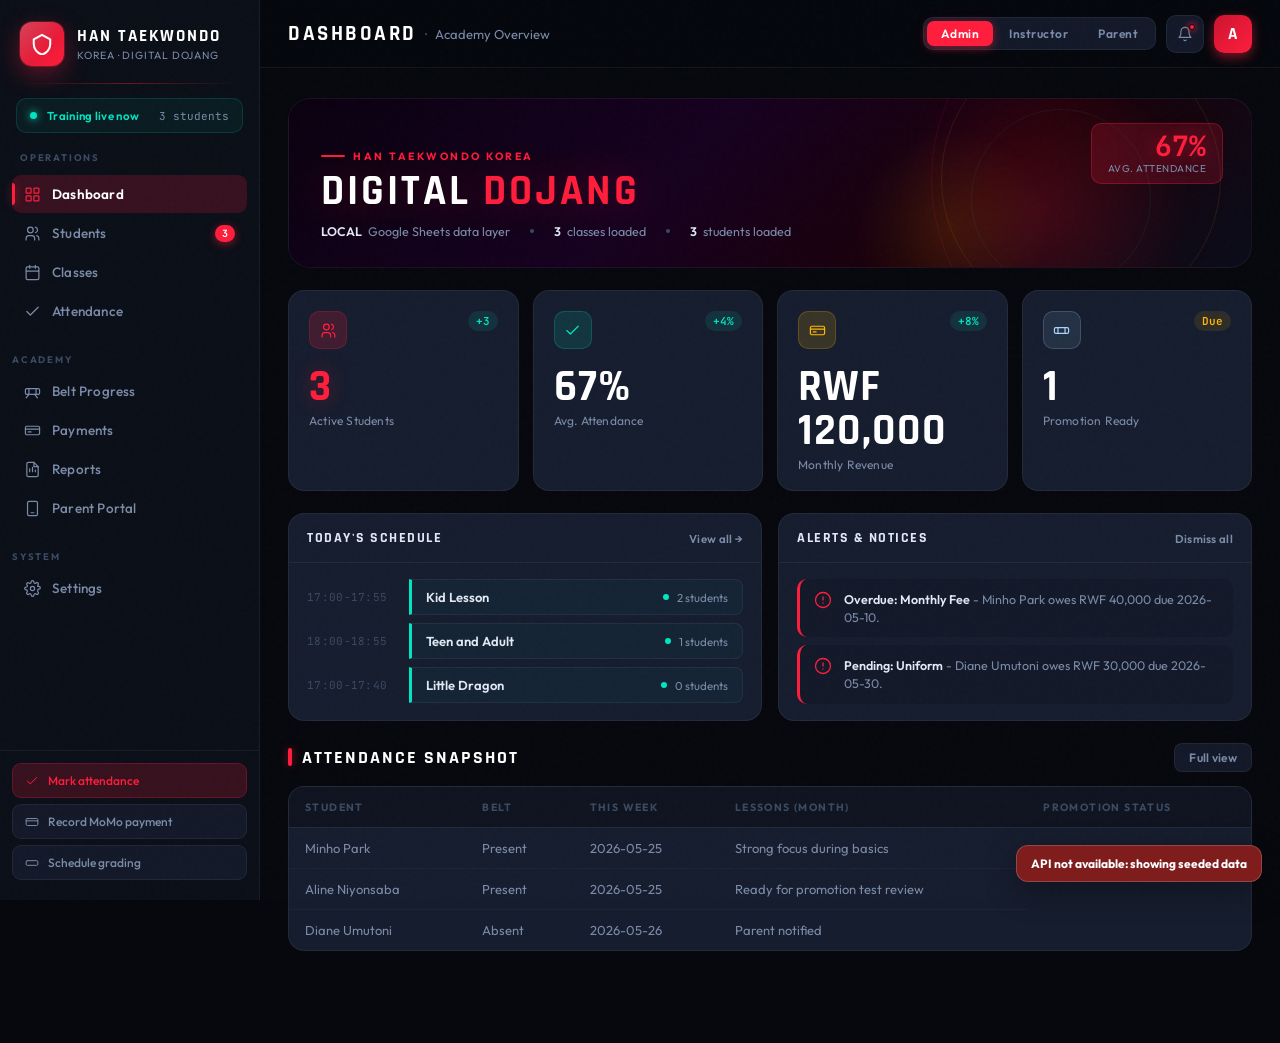
<file: index.html>
<!doctype html>
<html lang="en">
<head>
<meta charset="utf-8"/>
<meta name="viewport" content="width=device-width, initial-scale=1, viewport-fit=cover"/>
<title>Han Taekwondo Korea · Digital Dojang</title>
<link rel="preconnect" href="https://fonts.googleapis.com">
<link href="https://fonts.googleapis.com/css2?family=Rajdhani:wght@400;500;600;700&family=Outfit:wght@300;400;500;600;700;800&family=JetBrains+Mono:wght@400;500;700&display=swap" rel="stylesheet">
<style>
/* ═══════════════════════════════════════════════════════════════
   TOKENS
═══════════════════════════════════════════════════════════════ */
:root {
  --bg:        #06080D;
  --bg2:       #0B0F18;
  --bg3:       #0F1420;
  --surface:   #131929;
  --card:      #161D2E;
  --lift:      #1C2538;
  --border:    rgba(255,255,255,.06);
  --border2:   rgba(255,255,255,.12);

  --crimson:   #FF1E3C;
  --crimson2:  #CC1430;
  --crimson-g: rgba(255,30,60,.18);
  --crimson-s: rgba(255,30,60,.5);

  --gold:      #FFB800;
  --gold-g:    rgba(255,184,0,.15);
  --gold-s:    rgba(255,184,0,.45);

  --teal:      #00E5C0;
  --teal-g:    rgba(0,229,192,.12);

  --ice:       #A8D4FF;
  --ice-g:     rgba(168,212,255,.1);

  --white:     #FFFFFF;
  --fg:        #E2E8F4;
  --muted:     #7A8BA8;
  --dim:       #3A4A62;

  --r:         10px;
  --r2:        16px;
  --r3:        22px;
  --sw:        260px;
  --hh:        68px;

  --ease:      cubic-bezier(.4,0,.2,1);
  --spring:    cubic-bezier(.34,1.56,.64,1);
  --t1:        .15s;
  --t2:        .3s;
  --t3:        .5s;
}

*, *::before, *::after { box-sizing: border-box; margin: 0; padding: 0; }
html { scroll-behavior: smooth; }

body {
  font-family: 'Outfit', sans-serif;
  background: var(--bg);
  color: var(--fg);
  min-height: 100vh;
  overflow: hidden;
  display: flex;
  cursor: default;
}

/* ── GLOBAL CANVAS NOISE OVERLAY ── */
body::before {
  content: '';
  position: fixed; inset: 0;
  background-image: url("data:image/svg+xml,%3Csvg viewBox='0 0 256 256' xmlns='http://www.w3.org/2000/svg'%3E%3Cfilter id='n'%3E%3CfeTurbulence type='fractalNoise' baseFrequency='0.9' numOctaves='4' stitchTiles='stitch'/%3E%3C/filter%3E%3Crect width='100%25' height='100%25' filter='url(%23n)' opacity='1'/%3E%3C/svg%3E");
  opacity: .018;
  pointer-events: none;
  z-index: 9999;
}

button { cursor: pointer; border: none; background: none; font-family: inherit; color: inherit; }
svg { display: block; fill: none; stroke: currentColor; stroke-width: 1.7; stroke-linecap: round; stroke-linejoin: round; }
input, select { font-family: inherit; }

/* ═══════════════════════════════════════════════════════════════
   SCROLLBAR
═══════════════════════════════════════════════════════════════ */
::-webkit-scrollbar { width: 3px; height: 3px; }
::-webkit-scrollbar-track { background: transparent; }
::-webkit-scrollbar-thumb { background: var(--dim); border-radius: 3px; }

/* ═══════════════════════════════════════════════════════════════
   SIDEBAR
═══════════════════════════════════════════════════════════════ */
.sidebar {
  width: var(--sw);
  min-height: 100vh;
  background: var(--bg2);
  border-right: 1px solid var(--border);
  display: flex;
  flex-direction: column;
  position: fixed;
  left: 0; top: 0; bottom: 0;
  z-index: 200;
  overflow-y: auto;
  scrollbar-width: none;
  transition: transform var(--t2) var(--ease);
}
.sidebar::-webkit-scrollbar { display: none; }

/* Brand */
.brand {
  padding: 22px 20px 18px;
  display: flex;
  align-items: center;
  gap: 13px;
  position: relative;
}
.brand::after {
  content: '';
  position: absolute;
  bottom: 0; left: 20px; right: 20px;
  height: 1px;
  background: linear-gradient(90deg, transparent, var(--crimson), transparent);
  opacity: .4;
}
.brand-emblem {
  width: 44px; height: 44px;
  border-radius: 12px;
  background: linear-gradient(135deg, var(--crimson2), var(--crimson));
  display: flex; align-items: center; justify-content: center;
  position: relative;
  flex-shrink: 0;
  box-shadow: 0 0 0 1px rgba(255,30,60,.3), 0 8px 24px rgba(255,30,60,.35);
}
.brand-emblem::before {
  content: '';
  position: absolute; inset: 0;
  border-radius: 12px;
  background: linear-gradient(135deg, rgba(255,255,255,.2) 0%, transparent 60%);
}
.brand-emblem svg { width: 22px; height: 22px; stroke: white; stroke-width: 2.2; position: relative; z-index: 1; }
.brand-text { flex: 1; min-width: 0; }
.brand-name {
  font-family: 'Rajdhani', sans-serif;
  font-weight: 700;
  font-size: 17px;
  letter-spacing: 2px;
  color: var(--white);
  line-height: 1.2;
  text-transform: uppercase;
}
.brand-sub {
  font-size: 10.5px;
  color: var(--muted);
  letter-spacing: .8px;
  text-transform: uppercase;
  margin-top: 1px;
}

/* Live pill */
.live-pill {
  display: flex;
  align-items: center;
  gap: 10px;
  margin: 14px 16px 0;
  background: rgba(0,229,192,.06);
  border: 1px solid rgba(0,229,192,.15);
  border-radius: 10px;
  padding: 9px 13px;
}
.live-dot {
  width: 7px; height: 7px;
  background: var(--teal);
  border-radius: 50%;
  flex-shrink: 0;
  box-shadow: 0 0 8px var(--teal);
  animation: livepulse 2.2s ease-in-out infinite;
}
@keyframes livepulse {
  0%,100% { opacity:1; box-shadow:0 0 6px var(--teal); }
  50%      { opacity:.7; box-shadow:0 0 14px var(--teal), 0 0 28px rgba(0,229,192,.3); }
}
.live-text { font-size: 11.5px; font-weight: 600; color: var(--teal); letter-spacing: .3px; }
.live-count {
  margin-left: auto;
  font-family: 'JetBrains Mono', monospace;
  font-size: 11px;
  color: var(--muted);
}

/* Nav */
.nav-section-label {
  font-size: 9.5px;
  font-weight: 700;
  letter-spacing: 1.8px;
  text-transform: uppercase;
  color: var(--dim);
  padding: 18px 20px 6px;
}
.nav {
  padding: 6px 12px;
  display: flex;
  flex-direction: column;
  gap: 1px;
  flex: 1;
}
.nav-btn {
  display: flex;
  align-items: center;
  gap: 11px;
  padding: 10px 12px;
  border-radius: 9px;
  color: var(--muted);
  font-size: 13.5px;
  font-weight: 500;
  width: 100%;
  text-align: left;
  transition: all var(--t1) var(--ease);
  position: relative;
  letter-spacing: .2px;
}
.nav-btn svg { width: 17px; height: 17px; flex-shrink: 0; transition: all var(--t1); }
.nav-btn:hover { background: var(--lift); color: var(--fg); }
.nav-btn.active {
  background: var(--crimson-g);
  color: var(--white);
  font-weight: 600;
}
.nav-btn.active::before {
  content: '';
  position: absolute;
  left: 0; top: 20%; bottom: 20%;
  width: 3px;
  background: var(--crimson);
  border-radius: 0 3px 3px 0;
  box-shadow: 0 0 8px var(--crimson-s);
}
.nav-btn.active svg { stroke: var(--crimson); }
.nav-badge {
  margin-left: auto;
  font-family: 'JetBrains Mono', monospace;
  font-size: 10px;
  font-weight: 700;
  background: var(--crimson);
  color: #fff;
  padding: 2px 7px;
  border-radius: 20px;
  box-shadow: 0 2px 8px var(--crimson-s);
}

/* Quick actions */
.sidebar-footer {
  padding: 12px 12px 20px;
  display: flex;
  flex-direction: column;
  gap: 6px;
  border-top: 1px solid var(--border);
  margin-top: 8px;
}
.qa-btn {
  display: flex;
  align-items: center;
  gap: 9px;
  padding: 9px 12px;
  border-radius: 9px;
  background: var(--surface);
  border: 1px solid var(--border);
  color: var(--muted);
  font-size: 12px;
  font-weight: 500;
  width: 100%;
  text-align: left;
  transition: all var(--t1) var(--ease);
}
.qa-btn svg { width: 14px; height: 14px; flex-shrink: 0; }
.qa-btn:hover { background: var(--lift); color: var(--fg); border-color: var(--border2); }
.qa-btn.accent { border-color: rgba(255,30,60,.25); color: var(--crimson); background: var(--crimson-g); }
.qa-btn.accent:hover { background: var(--crimson); color: #fff; border-color: var(--crimson); }

/* ═══════════════════════════════════════════════════════════════
   MAIN
═══════════════════════════════════════════════════════════════ */
.main-wrap {
  margin-left: var(--sw);
  flex: 1;
  display: flex;
  flex-direction: column;
  min-height: 100vh;
  overflow: hidden;
}

/* ── TOPBAR ── */
.topbar {
  height: var(--hh);
  display: flex;
  align-items: center;
  padding: 0 28px;
  gap: 14px;
  position: sticky; top: 0;
  background: rgba(6,8,13,.8);
  backdrop-filter: blur(20px) saturate(1.6);
  border-bottom: 1px solid var(--border);
  z-index: 100;
  flex-shrink: 0;
}
.topbar-breadcrumb {
  display: flex;
  align-items: center;
  gap: 8px;
}
.topbar-title {
  font-family: 'Rajdhani', sans-serif;
  font-weight: 700;
  font-size: 21px;
  letter-spacing: 2.5px;
  color: var(--white);
  text-transform: uppercase;
}
.topbar-sep { color: var(--dim); font-size: 16px; }
.topbar-sub { font-size: 13px; color: var(--muted); font-weight: 400; }
.topbar-right { margin-left: auto; display: flex; align-items: center; gap: 10px; }

/* Role switcher */
.role-switch {
  display: flex;
  background: var(--surface);
  border: 1px solid var(--border);
  border-radius: 10px;
  padding: 3px;
  gap: 2px;
}
.role-btn {
  padding: 5px 14px;
  border-radius: 7px;
  font-size: 12px;
  font-weight: 600;
  color: var(--muted);
  letter-spacing: .5px;
  transition: all var(--t1) var(--ease);
}
.role-btn.active {
  background: var(--crimson);
  color: #fff;
  box-shadow: 0 2px 10px var(--crimson-s);
}

.tb-icon {
  width: 38px; height: 38px;
  background: var(--surface);
  border: 1px solid var(--border);
  border-radius: 10px;
  display: flex; align-items: center; justify-content: center;
  color: var(--muted);
  transition: all var(--t1);
  position: relative;
}
.tb-icon svg { width: 16px; height: 16px; }
.tb-icon:hover { background: var(--lift); color: var(--fg); border-color: var(--border2); }
.notif-dot {
  position: absolute;
  top: 8px; right: 8px;
  width: 6px; height: 6px;
  background: var(--crimson);
  border-radius: 50%;
  border: 1.5px solid var(--bg);
  box-shadow: 0 0 6px var(--crimson);
}
.avatar-btn {
  width: 38px; height: 38px;
  background: linear-gradient(135deg, var(--crimson2), var(--crimson));
  border-radius: 10px;
  display: flex; align-items: center; justify-content: center;
  font-family: 'Rajdhani', sans-serif;
  font-size: 17px;
  font-weight: 700;
  color: #fff;
  letter-spacing: 1px;
  box-shadow: 0 4px 12px var(--crimson-s);
}
.hamburger-btn {
  display: none;
  width: 38px; height: 38px;
  background: var(--surface);
  border: 1px solid var(--border);
  border-radius: 10px;
  align-items: center; justify-content: center;
  color: var(--muted);
}
.hamburger-btn svg { width: 17px; height: 17px; }

/* ═══════════════════════════════════════════════════════════════
   CONTENT
═══════════════════════════════════════════════════════════════ */
.content {
  flex: 1;
  overflow-y: auto;
  padding: 30px 28px 70px;
  scrollbar-width: thin;
  scrollbar-color: var(--dim) transparent;
}

/* ── PAGES ── */
.page { display: none; }
.page.active {
  display: block;
  animation: pageIn var(--t2) var(--ease) both;
}
@keyframes pageIn {
  from { opacity:0; transform:translateY(10px); }
  to   { opacity:1; transform:translateY(0); }
}

/* ── STAGGER CHILDREN ── */
.page.active > * {
  animation: childIn var(--t3) var(--ease) both;
}
.page.active > *:nth-child(1) { animation-delay:.02s; }
.page.active > *:nth-child(2) { animation-delay:.07s; }
.page.active > *:nth-child(3) { animation-delay:.12s; }
.page.active > *:nth-child(4) { animation-delay:.17s; }
.page.active > *:nth-child(5) { animation-delay:.22s; }
@keyframes childIn {
  from { opacity:0; transform:translateY(12px); }
  to   { opacity:1; transform:translateY(0); }
}

/* ═══════════════════════════════════════════════════════════════
   HERO BANNER (Dashboard)
═══════════════════════════════════════════════════════════════ */
.hero-banner {
  position: relative;
  border-radius: var(--r3);
  overflow: hidden;
  margin-bottom: 22px;
  min-height: 170px;
  display: flex;
  align-items: flex-end;
  padding: 28px 32px;
  background: linear-gradient(135deg, #0A0010 0%, #160020 40%, #1a0008 70%, #0A0C1A 100%);
  border: 1px solid var(--border);
}
.hero-bg-rings {
  position: absolute; inset: 0;
  overflow: hidden;
}
.hero-ring {
  position: absolute;
  border-radius: 50%;
  border: 1px solid rgba(255,30,60,.15);
  animation: ringRotate 20s linear infinite;
}
.hero-ring:nth-child(1) { width: 400px; height: 400px; right: -80px; top: -120px; border-color: rgba(255,30,60,.12); animation-duration: 25s; }
.hero-ring:nth-child(2) { width: 280px; height: 280px; right: 30px; top: -60px; border-color: rgba(255,184,0,.1); animation-duration: 18s; animation-direction: reverse; }
.hero-ring:nth-child(3) { width: 180px; height: 180px; right: 100px; top: 10px; border-color: rgba(0,229,192,.08); animation-duration: 12s; }
@keyframes ringRotate {
  from { transform: rotate(0deg); }
  to   { transform: rotate(360deg); }
}
.hero-glow {
  position: absolute;
  top: -40px; right: 60px;
  width: 300px; height: 300px;
  background: radial-gradient(ellipse, rgba(255,30,60,.18) 0%, transparent 70%);
  pointer-events: none;
}
.hero-glow2 {
  position: absolute;
  bottom: -60px; right: 200px;
  width: 200px; height: 200px;
  background: radial-gradient(ellipse, rgba(255,184,0,.1) 0%, transparent 70%);
  pointer-events: none;
}
.hero-content { position: relative; z-index: 1; }
.hero-eyebrow {
  font-size: 10.5px;
  font-weight: 700;
  letter-spacing: 2.5px;
  text-transform: uppercase;
  color: var(--crimson);
  margin-bottom: 8px;
  display: flex;
  align-items: center;
  gap: 8px;
}
.hero-eyebrow::before {
  content: '';
  width: 24px; height: 2px;
  background: var(--crimson);
  border-radius: 2px;
}
.hero-title {
  font-family: 'Rajdhani', sans-serif;
  font-weight: 700;
  font-size: 42px;
  letter-spacing: 3px;
  line-height: 1;
  text-transform: uppercase;
  color: var(--white);
  text-shadow: 0 0 40px rgba(255,30,60,.3);
  margin-bottom: 10px;
}
.hero-title span { color: var(--crimson); }
.hero-meta {
  display: flex;
  gap: 20px;
  align-items: center;
}
.hero-stat {
  display: flex;
  align-items: center;
  gap: 6px;
  font-size: 12.5px;
  color: var(--muted);
}
.hero-stat strong { color: var(--fg); font-weight: 600; }
.hero-stat-dot { width: 4px; height: 4px; background: var(--dim); border-radius: 50%; }
.hero-badge {
  position: absolute;
  top: 24px; right: 28px;
  background: var(--crimson-g);
  border: 1px solid rgba(255,30,60,.3);
  border-radius: 10px;
  padding: 8px 16px;
  text-align: right;
}
.hero-badge-val {
  font-family: 'JetBrains Mono', monospace;
  font-size: 28px;
  font-weight: 700;
  color: var(--crimson);
  line-height: 1;
  text-shadow: 0 0 20px var(--crimson-s);
}
.hero-badge-label { font-size: 10px; color: var(--muted); letter-spacing: .5px; margin-top: 2px; text-transform: uppercase; }

/* ═══════════════════════════════════════════════════════════════
   METRIC CARDS
═══════════════════════════════════════════════════════════════ */
.metrics-row {
  display: grid;
  grid-template-columns: repeat(4, 1fr);
  gap: 14px;
  margin-bottom: 22px;
}
.metric-card {
  background: var(--card);
  border: 1px solid var(--border);
  border-radius: var(--r2);
  padding: 20px 20px 18px;
  position: relative;
  overflow: hidden;
  transition: transform var(--t1) var(--ease), border-color var(--t1);
  cursor: default;
}
.metric-card::after {
  content: '';
  position: absolute;
  inset: 0;
  border-radius: var(--r2);
  opacity: 0;
  transition: opacity var(--t2);
  pointer-events: none;
}
.metric-card:hover { transform: translateY(-3px); border-color: var(--border2); }
.metric-card:hover::after { opacity: 1; }
.metric-card.mc-red::after  { background: radial-gradient(ellipse at top right, rgba(255,30,60,.08), transparent 70%); }
.metric-card.mc-gold::after { background: radial-gradient(ellipse at top right, rgba(255,184,0,.07), transparent 70%); }
.metric-card.mc-teal::after { background: radial-gradient(ellipse at top right, rgba(0,229,192,.07), transparent 70%); }
.metric-card.mc-ice::after  { background: radial-gradient(ellipse at top right, rgba(168,212,255,.07), transparent 70%); }

.metric-header {
  display: flex;
  align-items: flex-start;
  justify-content: space-between;
  margin-bottom: 16px;
}
.metric-icon {
  width: 38px; height: 38px;
  border-radius: 10px;
  display: flex; align-items: center; justify-content: center;
}
.metric-icon svg { width: 17px; height: 17px; }
.mc-red  .metric-icon { background: var(--crimson-g); color: var(--crimson); border: 1px solid rgba(255,30,60,.2); }
.mc-gold .metric-icon { background: var(--gold-g);    color: var(--gold);    border: 1px solid rgba(255,184,0,.2); }
.mc-teal .metric-icon { background: var(--teal-g);    color: var(--teal);    border: 1px solid rgba(0,229,192,.2); }
.mc-ice  .metric-icon { background: var(--ice-g);     color: var(--ice);     border: 1px solid rgba(168,212,255,.2); }

.metric-delta {
  font-size: 11px;
  font-weight: 600;
  padding: 3px 8px;
  border-radius: 20px;
  font-family: 'JetBrains Mono', monospace;
}
.d-up   { background: rgba(0,229,192,.1); color: var(--teal); }
.d-down { background: rgba(255,30,60,.1); color: var(--crimson); }
.d-neu  { background: rgba(255,184,0,.1); color: var(--gold); }

.metric-value {
  font-family: 'Rajdhani', sans-serif;
  font-size: 44px;
  font-weight: 700;
  line-height: 1;
  letter-spacing: 1px;
  color: var(--white);
  margin-bottom: 4px;
}
.mc-red  .metric-value { color: var(--crimson); text-shadow: 0 0 20px rgba(255,30,60,.3); }
.metric-label {
  font-size: 12px;
  color: var(--muted);
  font-weight: 400;
  letter-spacing: .2px;
}

/* ═══════════════════════════════════════════════════════════════
   SECTION HEADERS
═══════════════════════════════════════════════════════════════ */
.sh {
  display: flex;
  align-items: center;
  justify-content: space-between;
  margin-bottom: 14px;
}
.sh-title {
  font-family: 'Rajdhani', sans-serif;
  font-weight: 700;
  font-size: 18px;
  letter-spacing: 2px;
  text-transform: uppercase;
  color: var(--white);
  display: flex;
  align-items: center;
  gap: 10px;
}
.sh-title::before {
  content: '';
  width: 4px; height: 18px;
  background: var(--crimson);
  border-radius: 4px;
  box-shadow: 0 0 8px var(--crimson-s);
}
.sh-btn {
  font-size: 12px;
  font-weight: 600;
  color: var(--muted);
  padding: 6px 14px;
  border-radius: 8px;
  border: 1px solid var(--border);
  background: var(--surface);
  transition: all var(--t1);
  letter-spacing: .3px;
}
.sh-btn:hover { color: var(--fg); border-color: var(--border2); background: var(--lift); }
.sh-btn.primary {
  background: var(--crimson-g);
  border-color: rgba(255,30,60,.3);
  color: var(--crimson);
}
.sh-btn.primary:hover { background: var(--crimson); color: #fff; border-color: var(--crimson); box-shadow: 0 4px 14px var(--crimson-s); }

/* ═══════════════════════════════════════════════════════════════
   2-COL GRID
═══════════════════════════════════════════════════════════════ */
.two-col { display: grid; grid-template-columns: 1fr 1fr; gap: 16px; margin-bottom: 22px; }
.three-col { display: grid; grid-template-columns: 1fr 1fr 1fr; gap: 14px; }
@media (max-width: 1100px) { .metrics-row { grid-template-columns: 1fr 1fr; } }
@media (max-width: 900px)  { .two-col { grid-template-columns: 1fr; } .three-col { grid-template-columns: 1fr 1fr; } }

/* ═══════════════════════════════════════════════════════════════
   CARD / PANEL
═══════════════════════════════════════════════════════════════ */
.card {
  background: var(--card);
  border: 1px solid var(--border);
  border-radius: var(--r2);
  overflow: hidden;
}
.card-head {
  display: flex;
  align-items: center;
  justify-content: space-between;
  padding: 15px 18px;
  border-bottom: 1px solid var(--border);
}
.card-title {
  font-family: 'Rajdhani', sans-serif;
  font-weight: 700;
  font-size: 14px;
  letter-spacing: 1.5px;
  text-transform: uppercase;
  color: var(--fg);
}
.card-action {
  font-size: 11.5px;
  font-weight: 600;
  color: var(--muted);
  transition: color var(--t1);
  letter-spacing: .3px;
}
.card-action:hover { color: var(--crimson); }
.card-body { padding: 16px 18px; }

/* ═══════════════════════════════════════════════════════════════
   TABLE
═══════════════════════════════════════════════════════════════ */
.table-wrap { background: var(--card); border: 1px solid var(--border); border-radius: var(--r2); overflow: hidden; margin-bottom: 22px; }
table { width: 100%; border-collapse: collapse; }
thead th {
  text-align: left;
  font-size: 10.5px;
  font-weight: 700;
  letter-spacing: 1.4px;
  text-transform: uppercase;
  color: var(--dim);
  padding: 13px 16px;
  border-bottom: 1px solid var(--border);
  background: var(--bg3);
  white-space: nowrap;
}
tbody tr { transition: background var(--t1); }
tbody tr:hover { background: var(--lift); }
tbody td {
  padding: 12px 16px;
  font-size: 13px;
  color: var(--muted);
  border-bottom: 1px solid rgba(255,255,255,.03);
  vertical-align: middle;
}
tbody tr:last-child td { border-bottom: none; }
td.name-cell { color: var(--fg); font-weight: 600; font-size: 13.5px; }
.mono { font-family: 'JetBrains Mono', monospace; font-size: 12px; }

/* ═══════════════════════════════════════════════════════════════
   BELT BADGES
═══════════════════════════════════════════════════════════════ */
.belt {
  display: inline-flex;
  align-items: center;
  gap: 6px;
  font-size: 11px;
  font-weight: 700;
  padding: 3px 10px 3px 8px;
  border-radius: 20px;
  letter-spacing: .4px;
  text-transform: uppercase;
  font-family: 'JetBrains Mono', monospace;
}
.belt-swatch { width: 8px; height: 8px; border-radius: 2px; flex-shrink: 0; }
.b-white  { background: rgba(255,255,255,.07); color: #C8D0E0; border: 1px solid rgba(255,255,255,.12); }
.b-white  .belt-swatch { background: #E0E4F0; }
.b-yellow { background: rgba(255,184,0,.1);  color: var(--gold);   border: 1px solid rgba(255,184,0,.2); }
.b-yellow .belt-swatch { background: var(--gold); }
.b-green  { background: rgba(0,230,100,.1);  color: #00E664;        border: 1px solid rgba(0,230,100,.2); }
.b-green  .belt-swatch { background: #00E664; }
.b-blue   { background: rgba(70,160,255,.1); color: #46A0FF;        border: 1px solid rgba(70,160,255,.2); }
.b-blue   .belt-swatch { background: #46A0FF; }
.b-red    { background: var(--crimson-g);    color: var(--crimson); border: 1px solid rgba(255,30,60,.25); }
.b-red    .belt-swatch { background: var(--crimson); }
.b-black  { background: rgba(255,255,255,.05); color: #A0A8BC; border: 1px solid rgba(255,255,255,.15); }
.b-black  .belt-swatch { background: linear-gradient(135deg, #555, #111); border: 1px solid rgba(255,255,255,.2); }

/* ═══════════════════════════════════════════════════════════════
   STATUS PILLS
═══════════════════════════════════════════════════════════════ */
.pill {
  display: inline-block;
  font-size: 10.5px;
  font-weight: 700;
  padding: 3px 10px;
  border-radius: 20px;
  letter-spacing: .4px;
  text-transform: uppercase;
  font-family: 'JetBrains Mono', monospace;
}
.p-green { background: rgba(0,230,100,.1); color: #00E664; }
.p-red   { background: var(--crimson-g);   color: var(--crimson); }
.p-gold  { background: var(--gold-g);      color: var(--gold); }
.p-blue  { background: rgba(70,160,255,.1); color: #46A0FF; }
.p-dim   { background: rgba(255,255,255,.05); color: var(--muted); }

/* ═══════════════════════════════════════════════════════════════
   PROGRESS BAR
═══════════════════════════════════════════════════════════════ */
.pbar { height: 5px; background: var(--bg3); border-radius: 5px; overflow: hidden; }
.pbar-fill { height: 100%; border-radius: 5px; transition: width .8s var(--ease); }
.pf-red  { background: linear-gradient(90deg, var(--crimson2), var(--crimson)); box-shadow: 0 0 8px var(--crimson-s); }
.pf-teal { background: linear-gradient(90deg, #00C4A8, var(--teal)); box-shadow: 0 0 8px rgba(0,229,192,.4); }
.pf-gold { background: linear-gradient(90deg, #D49800, var(--gold)); box-shadow: 0 0 8px var(--gold-s); }
.pf-dim  { background: var(--lift); }

/* ═══════════════════════════════════════════════════════════════
   SCHEDULE
═══════════════════════════════════════════════════════════════ */
.schedule { display: flex; flex-direction: column; gap: 8px; }
.sched-row {
  display: flex;
  align-items: center;
  gap: 12px;
}
.sched-time {
  font-family: 'JetBrains Mono', monospace;
  font-size: 11px;
  color: var(--dim);
  width: 90px;
  flex-shrink: 0;
  letter-spacing: .3px;
}
.sched-block {
  flex: 1;
  background: var(--surface);
  border: 1px solid var(--border);
  border-left: 3px solid var(--dim);
  border-radius: 0 8px 8px 0;
  padding: 9px 14px;
  display: flex;
  align-items: center;
  justify-content: space-between;
  transition: all var(--t1);
  cursor: default;
}
.sched-block:hover { background: var(--lift); border-color: var(--border2); border-left-color: inherit; }
.sched-block.live { border-left-color: var(--teal); background: rgba(0,229,192,.04); }
.sched-name { font-size: 13px; font-weight: 600; color: var(--fg); }
.sched-info { font-size: 11.5px; color: var(--muted); display: flex; align-items: center; gap: 8px; }
.sched-dot { width: 6px; height: 6px; border-radius: 50%; flex-shrink: 0; }

/* ═══════════════════════════════════════════════════════════════
   ALERTS
═══════════════════════════════════════════════════════════════ */
.alerts { display: flex; flex-direction: column; gap: 8px; }
.alert {
  display: flex;
  align-items: flex-start;
  gap: 12px;
  padding: 11px 14px;
  border-radius: 10px;
  background: var(--surface);
  border-left: 3px solid transparent;
  transition: background var(--t1);
}
.alert:hover { background: var(--lift); }
.alert.a-red  { border-color: var(--crimson); }
.alert.a-gold { border-color: var(--gold); }
.alert.a-blue { border-color: #46A0FF; }
.alert-ico { width: 18px; height: 18px; flex-shrink: 0; margin-top: 1px; }
.alert.a-red  .alert-ico { color: var(--crimson); }
.alert.a-gold .alert-ico { color: var(--gold); }
.alert.a-blue .alert-ico { color: #46A0FF; }
.alert-body { font-size: 12.5px; color: var(--muted); line-height: 1.45; }
.alert-body strong { color: var(--fg); font-weight: 600; }

/* ═══════════════════════════════════════════════════════════════
   ATTENDANCE CARDS
═══════════════════════════════════════════════════════════════ */
.att-grid { display: grid; grid-template-columns: repeat(auto-fill, minmax(190px,1fr)); gap: 12px; margin-bottom: 22px; }
.att-card {
  background: var(--card);
  border: 1px solid var(--border);
  border-radius: var(--r2);
  padding: 16px;
  transition: all var(--t1);
}
.att-card:hover { transform: translateY(-2px); border-color: var(--border2); }
.att-card.ready { border-color: rgba(0,229,192,.2); box-shadow: 0 0 0 1px rgba(0,229,192,.08), 0 8px 24px rgba(0,0,0,.3); }
.att-name { font-size: 14px; font-weight: 700; color: var(--white); margin-bottom: 5px; }
.att-belt-wrap { margin-bottom: 12px; }
.att-row { display: flex; justify-content: space-between; align-items: center; margin-bottom: 6px; }
.att-lbl { font-size: 11px; color: var(--dim); font-family: 'JetBrains Mono', monospace; }
.att-val { font-size: 11px; font-weight: 700; color: var(--fg); font-family: 'JetBrains Mono', monospace; }
.promo-tag {
  display: inline-flex;
  align-items: center;
  gap: 5px;
  font-size: 10px;
  font-weight: 700;
  letter-spacing: .5px;
  text-transform: uppercase;
  padding: 3px 9px;
  border-radius: 20px;
  margin-top: 8px;
}
.promo-tag.ready  { background: rgba(0,229,192,.1); color: var(--teal); border: 1px solid rgba(0,229,192,.2); }
.promo-tag.near   { background: var(--gold-g); color: var(--gold); border: 1px solid rgba(255,184,0,.2); }
.promo-tag.dan    { background: var(--ice-g); color: var(--ice); border: 1px solid rgba(168,212,255,.2); }

/* ═══════════════════════════════════════════════════════════════
   BELT PASSPORT
═══════════════════════════════════════════════════════════════ */
.belt-ladder { display: flex; flex-direction: column; gap: 6px; }
.bl-row {
  display: flex;
  align-items: center;
  gap: 12px;
  padding: 12px 14px;
  border-radius: 10px;
  background: var(--surface);
  border: 1px solid var(--border);
  transition: all var(--t1);
  cursor: default;
}
.bl-row.earned  { border-color: rgba(0,229,192,.15); }
.bl-row.current { border-color: rgba(255,184,0,.25); background: rgba(255,184,0,.04); }
.bl-row.locked  { opacity: .4; }
.bl-row:not(.locked):hover { border-color: var(--border2); transform: translateX(3px); }
.bl-swatch { width: 26px; height: 10px; border-radius: 3px; flex-shrink: 0; }
.bl-name { font-size: 13px; font-weight: 600; color: var(--fg); flex: 1; }
.bl-req  { font-size: 11px; color: var(--muted); font-family: 'JetBrains Mono', monospace; }
.bl-ico  { width: 18px; height: 18px; flex-shrink: 0; }
.bl-row.earned  .bl-ico { color: var(--teal); }
.bl-row.current .bl-ico { color: var(--gold); }
.bl-row.locked  .bl-ico { color: var(--dim); }

/* ═══════════════════════════════════════════════════════════════
   PAYMENTS
═══════════════════════════════════════════════════════════════ */
.pay-summary {
  display: grid;
  grid-template-columns: repeat(3, 1fr);
  gap: 12px;
  margin-bottom: 20px;
}
.pay-tile {
  background: var(--card);
  border: 1px solid var(--border);
  border-radius: var(--r2);
  padding: 20px;
  text-align: center;
  transition: all var(--t1);
}
.pay-tile:hover { transform: translateY(-2px); border-color: var(--border2); }
.pay-val {
  font-family: 'Rajdhani', sans-serif;
  font-size: 32px;
  font-weight: 700;
  line-height: 1;
  margin-bottom: 5px;
  letter-spacing: 1px;
}
.pay-tile.pt-teal .pay-val { color: var(--teal); text-shadow: 0 0 16px rgba(0,229,192,.3); }
.pay-tile.pt-red  .pay-val { color: var(--crimson); text-shadow: 0 0 16px var(--crimson-s); }
.pay-tile.pt-gold .pay-val { color: var(--gold); text-shadow: 0 0 16px var(--gold-s); }
.pay-lbl { font-size: 11px; color: var(--muted); font-weight: 500; letter-spacing: .3px; }

/* ═══════════════════════════════════════════════════════════════
   REPORTS
═══════════════════════════════════════════════════════════════ */
.report-grid { display: grid; grid-template-columns: repeat(auto-fill, minmax(230px,1fr)); gap: 14px; margin-bottom: 22px; }
.report-tile {
  background: var(--card);
  border: 1px solid var(--border);
  border-radius: var(--r2);
  padding: 22px 20px 18px;
  display: flex;
  flex-direction: column;
  gap: 10px;
  transition: all var(--t1);
  cursor: pointer;
  position: relative;
  overflow: hidden;
}
.report-tile::after {
  content: '';
  position: absolute;
  bottom: 0; left: 0; right: 0;
  height: 2px;
  background: var(--crimson);
  transform: scaleX(0);
  transform-origin: left;
  transition: transform var(--t2) var(--ease);
}
.report-tile:hover { transform: translateY(-3px); border-color: var(--border2); box-shadow: 0 12px 32px rgba(0,0,0,.3); }
.report-tile:hover::after { transform: scaleX(1); }
.rt-icon {
  width: 44px; height: 44px;
  border-radius: 11px;
  display: flex; align-items: center; justify-content: center;
  border: 1px solid transparent;
}
.rt-icon svg { width: 20px; height: 20px; }
.rt-name { font-size: 14px; font-weight: 700; color: var(--white); }
.rt-desc { font-size: 12px; color: var(--muted); line-height: 1.5; flex: 1; }
.rt-cta {
  font-size: 12px;
  font-weight: 600;
  color: var(--muted);
  display: flex; align-items: center; gap: 5px;
  transition: color var(--t1);
}
.report-tile:hover .rt-cta { color: var(--crimson); }

/* ═══════════════════════════════════════════════════════════════
   PARENT PORTAL
═══════════════════════════════════════════════════════════════ */
.portal-outer {
  display: flex;
  justify-content: center;
  padding: 10px 0 20px;
}
.portal-phone {
  width: 380px;
  background: var(--bg2);
  border: 1px solid var(--border2);
  border-radius: 28px;
  overflow: hidden;
  box-shadow: 0 30px 80px rgba(0,0,0,.5), 0 0 0 1px rgba(255,255,255,.06);
  position: relative;
}
.portal-notch {
  height: 28px;
  background: var(--bg);
  display: flex;
  align-items: center;
  justify-content: center;
}
.portal-notch::after {
  content: '';
  width: 80px; height: 6px;
  background: var(--bg3);
  border-radius: 3px;
}
.portal-hero {
  background: linear-gradient(135deg, #180005 0%, #220010 50%, #0F1020 100%);
  padding: 22px 22px 20px;
  position: relative;
  overflow: hidden;
}
.portal-hero-glow {
  position: absolute;
  top: -30px; right: -20px;
  width: 180px; height: 180px;
  background: radial-gradient(ellipse, rgba(255,30,60,.2), transparent 70%);
  pointer-events: none;
}
.portal-avatar {
  width: 54px; height: 54px;
  background: linear-gradient(135deg, var(--crimson2), var(--crimson));
  border-radius: 14px;
  display: flex; align-items: center; justify-content: center;
  font-family: 'Rajdhani', sans-serif;
  font-size: 22px;
  font-weight: 700;
  color: #fff;
  box-shadow: 0 6px 20px var(--crimson-s);
  margin-bottom: 12px;
  position: relative;
}
.portal-name { font-size: 20px; font-weight: 700; color: var(--white); margin-bottom: 4px; font-family: 'Rajdhani', sans-serif; letter-spacing: 1px; }
.portal-class { font-size: 12px; color: var(--muted); display: flex; align-items: center; gap: 8px; }
.portal-body { padding: 18px 20px 24px; display: flex; flex-direction: column; gap: 14px; }
.portal-stats { display: grid; grid-template-columns: 1fr 1fr; gap: 10px; }
.p-stat {
  background: var(--surface);
  border: 1px solid var(--border);
  border-radius: 12px;
  padding: 14px;
  text-align: center;
}
.p-stat-val { font-family: 'Rajdhani', sans-serif; font-size: 30px; font-weight: 700; line-height: 1; }
.p-stat-lbl { font-size: 10.5px; color: var(--muted); margin-top: 3px; letter-spacing: .3px; }
.portal-block {
  background: var(--surface);
  border: 1px solid var(--border);
  border-radius: 12px;
  padding: 14px;
}
.pb-label { font-size: 10.5px; font-weight: 700; letter-spacing: 1.2px; text-transform: uppercase; color: var(--dim); margin-bottom: 10px; }
.portal-pay {
  background: linear-gradient(135deg, #D49800, var(--gold));
  color: #000;
  font-weight: 800;
  font-size: 14px;
  padding: 14px;
  border-radius: 12px;
  width: 100%;
  text-align: center;
  box-shadow: 0 6px 20px rgba(255,184,0,.35);
  transition: all var(--t1);
  letter-spacing: .3px;
}
.portal-pay:hover { transform: translateY(-2px); box-shadow: 0 10px 28px rgba(255,184,0,.45); }

/* ═══════════════════════════════════════════════════════════════
   SETTINGS
═══════════════════════════════════════════════════════════════ */
.settings-layout { display: grid; grid-template-columns: 200px 1fr; gap: 20px; align-items: start; }
.settings-nav { display: flex; flex-direction: column; gap: 2px; }
.sn-item {
  display: flex; align-items: center; gap: 10px;
  padding: 10px 13px;
  border-radius: 9px;
  font-size: 13px;
  font-weight: 500;
  color: var(--muted);
  cursor: pointer;
  transition: all var(--t1);
}
.sn-item svg { width: 15px; height: 15px; }
.sn-item:hover { background: var(--lift); color: var(--fg); }
.sn-item.active { background: var(--crimson-g); color: var(--crimson); font-weight: 600; }
.form-grid { display: flex; flex-direction: column; gap: 18px; }
.form-row { display: flex; flex-direction: column; gap: 6px; }
.form-2 { display: grid; grid-template-columns: 1fr 1fr; gap: 12px; }
.form-label { font-size: 11px; font-weight: 700; letter-spacing: 1px; text-transform: uppercase; color: var(--dim); }
.form-input {
  background: var(--surface);
  border: 1px solid var(--border);
  border-radius: 9px;
  padding: 11px 14px;
  font-size: 13.5px;
  color: var(--fg);
  outline: none;
  width: 100%;
  transition: border-color var(--t1);
}
.form-input:focus { border-color: var(--crimson); box-shadow: 0 0 0 3px var(--crimson-g); }
.form-input::placeholder { color: var(--dim); }
.save-btn {
  display: inline-flex; align-items: center; gap: 8px;
  background: var(--crimson);
  color: #fff;
  font-size: 13.5px;
  font-weight: 700;
  padding: 11px 24px;
  border-radius: 10px;
  letter-spacing: .5px;
  box-shadow: 0 6px 20px var(--crimson-s);
  transition: all var(--t1) var(--spring);
}
.save-btn:hover { transform: translateY(-2px) scale(1.02); box-shadow: 0 10px 28px var(--crimson-s); }
.save-btn svg { width: 15px; height: 15px; }

/* ═══════════════════════════════════════════════════════════════
   MOBILE NAV
═══════════════════════════════════════════════════════════════ */
.mobile-nav {
  display: none;
  position: fixed; bottom: 0; left: 0; right: 0;
  background: rgba(11,15,24,.95);
  backdrop-filter: blur(20px);
  border-top: 1px solid var(--border);
  padding: 6px 8px 14px;
  z-index: 300;
  justify-content: space-around;
}
.mob-btn {
  display: flex; flex-direction: column; align-items: center; gap: 3px;
  padding: 6px 12px;
  border-radius: 9px;
  font-size: 10px;
  font-weight: 600;
  color: var(--dim);
  letter-spacing: .4px;
  transition: all var(--t1);
}
.mob-btn svg { width: 20px; height: 20px; }
.mob-btn.active { color: var(--crimson); }

/* ═══════════════════════════════════════════════════════════════
   RESPONSIVE
═══════════════════════════════════════════════════════════════ */
@media (max-width: 768px) {
  :root { --sw: 0px; }
  .sidebar { transform: translateX(-260px); width: 260px; }
  .sidebar.open { transform: translateX(0); box-shadow: 20px 0 60px rgba(0,0,0,.6); }
  .main-wrap { margin-left: 0; }
  .mobile-nav { display: flex; }
  .hamburger-btn { display: flex; }
  .content { padding: 18px 16px 80px; }
  .topbar { padding: 0 16px; }
  .hero-banner { min-height: 140px; padding: 20px; }
  .hero-title { font-size: 28px; }
  .hero-badge { display: none; }
  .metrics-row { grid-template-columns: 1fr 1fr; }
  .pay-summary { grid-template-columns: 1fr; }
  .settings-layout { grid-template-columns: 1fr; }
  .three-col { grid-template-columns: 1fr; }
}
</style>
</head>
<body>

<!-- ═══════════════ SIDEBAR ═══════════════ -->
<aside class="sidebar" id="sidebar" aria-label="Main navigation">

  <div class="brand">
    <div class="brand-emblem">
      <svg viewBox="0 0 24 24"><path d="M12 2 3 7v5c0 5.25 3.75 10.15 9 11.35C17.25 22.15 21 17.25 21 12V7z"/></svg>
    </div>
    <div class="brand-text">
      <div class="brand-name">Han Taekwondo</div>
      <div class="brand-sub">Korea · Digital Dojang</div>
    </div>
  </div>

  <div class="live-pill">
    <span class="live-dot"></span>
    <span class="live-text">Training live now</span>
    <span class="live-count">74 students</span>
  </div>

  <div class="nav-section-label">Operations</div>
  <nav class="nav" aria-label="Primary">
    <button class="nav-btn active" data-view="dashboard">
      <svg viewBox="0 0 24 24"><rect x="3" y="3" width="7" height="7" rx="1"/><rect x="14" y="3" width="7" height="7" rx="1"/><rect x="3" y="14" width="7" height="7" rx="1"/><rect x="14" y="14" width="7" height="7" rx="1"/></svg>
      Dashboard
    </button>
    <button class="nav-btn" data-view="students">
      <svg viewBox="0 0 24 24"><circle cx="9" cy="7" r="4"/><path d="M3 21v-2a4 4 0 0 1 4-4h4a4 4 0 0 1 4 4v2"/><path d="M16 3.1a4 4 0 0 1 0 7.8M21 21v-2a4 4 0 0 0-3-3.9"/></svg>
      Students
      <span class="nav-badge">48</span>
    </button>
    <button class="nav-btn" data-view="classes">
      <svg viewBox="0 0 24 24"><rect x="3" y="4" width="18" height="18" rx="2"/><path d="M16 2v4M8 2v4M3 10h18"/></svg>
      Classes
    </button>
    <button class="nav-btn" data-view="attendance">
      <svg viewBox="0 0 24 24"><path d="M20 6 9 17l-5-5"/></svg>
      Attendance
    </button>

    <div class="nav-section-label" style="padding-left:0;margin-top:4px">Academy</div>
    <button class="nav-btn" data-view="progress">
      <svg viewBox="0 0 24 24"><rect x="2" y="8" width="20" height="8" rx="2"/><path d="M7 8v8m10-8v8M7 16l-4 5m12-5 4 5"/></svg>
      Belt Progress
    </button>
    <button class="nav-btn" data-view="payments">
      <svg viewBox="0 0 24 24"><rect x="2" y="6" width="20" height="12" rx="2"/><path d="M2 10h20M6 14h4"/></svg>
      Payments
    </button>
    <button class="nav-btn" data-view="reports">
      <svg viewBox="0 0 24 24"><path d="M14 2H6a2 2 0 0 0-2 2v16a2 2 0 0 0 2 2h12a2 2 0 0 0 2-2V8z"/><path d="M14 2v6h6M8 15v-4m4 4V9m4 6v-2"/></svg>
      Reports
    </button>
    <button class="nav-btn" data-view="parent">
      <svg viewBox="0 0 24 24"><rect x="5" y="2" width="14" height="20" rx="2"/><path d="M10 18h4"/></svg>
      Parent Portal
    </button>

    <div class="nav-section-label" style="padding-left:0;margin-top:4px">System</div>
    <button class="nav-btn" data-view="settings">
      <svg viewBox="0 0 24 24"><circle cx="12" cy="12" r="3"/><path d="M19.4 15a1.65 1.65 0 0 0 .33 1.82l.06.06a2 2 0 0 1-2.83 2.83l-.06-.06a1.65 1.65 0 0 0-1.82-.33 1.65 1.65 0 0 0-1 1.51V21a2 2 0 0 1-4 0v-.09A1.65 1.65 0 0 0 9 19.4a1.65 1.65 0 0 0-1.82.33l-.06.06a2 2 0 0 1-2.83-2.83l.06-.06A1.65 1.65 0 0 0 4.68 15a1.65 1.65 0 0 0-1.51-1H3a2 2 0 0 1 0-4h.09A1.65 1.65 0 0 0 4.68 9a1.65 1.65 0 0 0-.33-1.82l-.06-.06a2 2 0 0 1 2.83-2.83l.06.06A1.65 1.65 0 0 0 9 4.68h.09A1.65 1.65 0 0 0 10 3.09V3a2 2 0 0 1 4 0v.09a1.65 1.65 0 0 0 1 1.51h.09a1.65 1.65 0 0 0 1.82-.33l.06-.06a2 2 0 0 1 2.83 2.83l-.06.06A1.65 1.65 0 0 0 19.4 9H21a2 2 0 0 1 0 4h-.09a1.65 1.65 0 0 0-1.51 1z"/></svg>
      Settings
    </button>
  </nav>

  <div class="sidebar-footer">
    <button class="qa-btn accent" onclick="switchView('attendance')">
      <svg viewBox="0 0 24 24"><path d="M20 6 9 17l-5-5"/></svg>
      Mark attendance
    </button>
    <button class="qa-btn" onclick="switchView('payments')">
      <svg viewBox="0 0 24 24"><rect x="2" y="6" width="20" height="12" rx="2"/><path d="M2 10h20"/></svg>
      Record MoMo payment
    </button>
    <button class="qa-btn" onclick="switchView('progress')">
      <svg viewBox="0 0 24 24"><rect x="2" y="8" width="20" height="8" rx="2"/></svg>
      Schedule grading
    </button>
  </div>
</aside>

<!-- ═══════════════ MAIN ═══════════════ -->
<div class="main-wrap">

  <!-- TOPBAR -->
  <header class="topbar">
    <button class="hamburger-btn" id="hamburger" aria-label="Menu">
      <svg viewBox="0 0 24 24"><path d="M3 12h18M3 6h18M3 18h18"/></svg>
    </button>
    <div class="topbar-breadcrumb">
      <span class="topbar-title" id="topTitle">DASHBOARD</span>
      <span class="topbar-sep">·</span>
      <span class="topbar-sub" id="topSub">Academy Overview</span>
    </div>
    <div class="topbar-right">
      <div class="role-switch">
        <button class="role-btn active" data-role="admin">Admin</button>
        <button class="role-btn" data-role="instructor">Instructor</button>
        <button class="role-btn" data-role="parent">Parent</button>
      </div>
      <button class="tb-icon" aria-label="Notifications">
        <svg viewBox="0 0 24 24"><path d="M18 8A6 6 0 0 0 6 8c0 7-3 9-3 9h18s-3-2-3-9"/><path d="M13.7 21a2 2 0 0 1-3.4 0"/></svg>
        <span class="notif-dot"></span>
      </button>
      <div class="avatar-btn">A</div>
    </div>
  </header>

  <!-- CONTENT -->
  <main class="content" id="main">

    <!-- ══════════════════════════════ DASHBOARD ══════════════════════════════ -->
    <div class="page active" id="page-dashboard">

      <!-- Hero -->
      <div class="hero-banner">
        <div class="hero-bg-rings">
          <div class="hero-ring"></div>
          <div class="hero-ring"></div>
          <div class="hero-ring"></div>
        </div>
        <div class="hero-glow"></div>
        <div class="hero-glow2"></div>
        <div class="hero-content">
          <div class="hero-eyebrow">Han Taekwondo Korea</div>
          <div class="hero-title">Digital <span>Dojang</span></div>
          <div class="hero-meta">
            <div class="hero-stat"><strong>Friday</strong> 30 May 2026</div>
            <div class="hero-stat-dot"></div>
            <div class="hero-stat"><strong>5</strong> classes today</div>
            <div class="hero-stat-dot"></div>
            <div class="hero-stat"><strong>74</strong> students expected</div>
          </div>
        </div>
        <div class="hero-badge">
          <div class="hero-badge-val">91%</div>
          <div class="hero-badge-label">Avg. Attendance</div>
        </div>
      </div>

      <!-- Metrics -->
      <div class="metrics-row">
        <div class="metric-card mc-red">
          <div class="metric-header">
            <div class="metric-icon"><svg viewBox="0 0 24 24"><circle cx="9" cy="7" r="4"/><path d="M3 21v-2a4 4 0 0 1 4-4h4a4 4 0 0 1 4 4v2"/><path d="M16 3.1a4 4 0 0 1 0 7.8M21 21v-2a4 4 0 0 0-3-3.9"/></svg></div>
            <span class="metric-delta d-up">+3</span>
          </div>
          <div class="metric-value">48</div>
          <div class="metric-label">Active Students</div>
        </div>
        <div class="metric-card mc-teal">
          <div class="metric-header">
            <div class="metric-icon"><svg viewBox="0 0 24 24"><path d="M20 6 9 17l-5-5"/></svg></div>
            <span class="metric-delta d-up">+4%</span>
          </div>
          <div class="metric-value">91%</div>
          <div class="metric-label">Avg. Attendance</div>
        </div>
        <div class="metric-card mc-gold">
          <div class="metric-header">
            <div class="metric-icon"><svg viewBox="0 0 24 24"><rect x="2" y="6" width="20" height="12" rx="2"/><path d="M2 10h20M6 14h4"/></svg></div>
            <span class="metric-delta d-up">+8%</span>
          </div>
          <div class="metric-value">₩2.4M</div>
          <div class="metric-label">Monthly Revenue</div>
        </div>
        <div class="metric-card mc-ice">
          <div class="metric-header">
            <div class="metric-icon"><svg viewBox="0 0 24 24"><rect x="2" y="8" width="20" height="8" rx="2"/><path d="M7 8v8m10-8v8"/></svg></div>
            <span class="metric-delta d-neu">Due</span>
          </div>
          <div class="metric-value">6</div>
          <div class="metric-label">Promotion Ready</div>
        </div>
      </div>

      <!-- Two column -->
      <div class="two-col">
        <!-- Schedule -->
        <div class="card">
          <div class="card-head">
            <span class="card-title">Today's Schedule</span>
            <button class="card-action" onclick="switchView('classes')">View all →</button>
          </div>
          <div class="card-body">
            <div class="schedule">
              <div class="sched-row">
                <span class="sched-time">07:00–08:00</span>
                <div class="sched-block live" style="border-left-color:var(--teal)">
                  <span class="sched-name">White Belt Foundations</span>
                  <div class="sched-info"><span class="sched-dot" style="background:var(--teal)"></span>12 · Live</div>
                </div>
              </div>
              <div class="sched-row">
                <span class="sched-time">09:30–11:00</span>
                <div class="sched-block" style="border-left-color:var(--gold)">
                  <span class="sched-name">Yellow–Green Advanced</span>
                  <div class="sched-info"><span class="sched-dot" style="background:var(--gold)"></span>18 students</div>
                </div>
              </div>
              <div class="sched-row">
                <span class="sched-time">14:00–15:30</span>
                <div class="sched-block" style="border-left-color:#46A0FF">
                  <span class="sched-name">Junior Sparring</span>
                  <div class="sched-info"><span class="sched-dot" style="background:#46A0FF"></span>10 students</div>
                </div>
              </div>
              <div class="sched-row">
                <span class="sched-time">16:00–17:30</span>
                <div class="sched-block" style="border-left-color:var(--crimson)">
                  <span class="sched-name">Red Belt Poomsae</span>
                  <div class="sched-info"><span class="sched-dot" style="background:var(--crimson)"></span>8 students</div>
                </div>
              </div>
              <div class="sched-row">
                <span class="sched-time">18:30–20:00</span>
                <div class="sched-block" style="border-left-color:var(--muted)">
                  <span class="sched-name">Black Belt Dan Training</span>
                  <div class="sched-info"><span class="sched-dot" style="background:var(--muted)"></span>6 students</div>
                </div>
              </div>
            </div>
          </div>
        </div>

        <!-- Alerts -->
        <div class="card">
          <div class="card-head">
            <span class="card-title">Alerts & Notices</span>
            <button class="card-action">Dismiss all</button>
          </div>
          <div class="card-body">
            <div class="alerts">
              <div class="alert a-red">
                <svg class="alert-ico" viewBox="0 0 24 24"><circle cx="12" cy="12" r="10"/><path d="M12 8v4M12 16h.01"/></svg>
                <div class="alert-body"><strong>3 students overdue on fees</strong> — Kim Min-jun, Park Ji-young, Lee Soo-yeon need payment follow-up.</div>
              </div>
              <div class="alert a-gold">
                <svg class="alert-ico" viewBox="0 0 24 24"><path d="M10.3 3.1 2.1 18a2 2 0 0 0 1.8 2.9h16.2a2 2 0 0 0 1.8-2.9L13.7 3.1a2 2 0 0 0-3.4 0z"/><path d="M12 9v4M12 17h.01"/></svg>
                <div class="alert-body"><strong>Belt grading window opens</strong> — 6 students are eligible. Schedule grading for next week.</div>
              </div>
              <div class="alert a-blue">
                <svg class="alert-ico" viewBox="0 0 24 24"><circle cx="12" cy="12" r="10"/><path d="M12 16v-4M12 8h.01"/></svg>
                <div class="alert-body"><strong>New student registered</strong> — Oh Hyun-seo (Age 9) joining Monday. Uniform size needed.</div>
              </div>
              <div class="alert a-gold">
                <svg class="alert-ico" viewBox="0 0 24 24"><path d="M10.3 3.1 2.1 18a2 2 0 0 0 1.8 2.9h16.2a2 2 0 0 0 1.8-2.9L13.7 3.1a2 2 0 0 0-3.4 0z"/><path d="M12 9v4M12 17h.01"/></svg>
                <div class="alert-body"><strong>Saturday AM cover needed</strong> — Instructor Choi unavailable. Open Mat class unassigned.</div>
              </div>
            </div>
          </div>
        </div>
      </div>

      <!-- Quick attendance snapshot -->
      <div class="sh"><span class="sh-title">Attendance Snapshot</span><button class="sh-btn" onclick="switchView('attendance')">Full view</button></div>
      <div class="table-wrap">
        <table>
          <thead><tr><th>Student</th><th>Belt</th><th>This Week</th><th>Lessons (Month)</th><th>Promotion Status</th></tr></thead>
          <tbody>
            <tr><td class="name-cell">Park Ji-young</td><td><span class="belt b-blue"><span class="belt-swatch"></span>Blue</span></td><td><span class="pill p-green">3 / 3</span></td><td class="mono">15 / 15</td><td><span class="pill p-green">Ready ✓</span></td></tr>
            <tr><td class="name-cell">Choi Do-hyun</td><td><span class="belt b-yellow"><span class="belt-swatch"></span>Yellow</span></td><td><span class="pill p-green">3 / 3</span></td><td class="mono">15 / 15</td><td><span class="pill p-green">Ready ✓</span></td></tr>
            <tr><td class="name-cell">Kim Min-jun</td><td><span class="belt b-red"><span class="belt-swatch"></span>Red</span></td><td><span class="pill p-green">3 / 3</span></td><td class="mono">12 / 15</td><td><span class="pill p-gold">Near</span></td></tr>
            <tr><td class="name-cell">Lee Soo-yeon</td><td><span class="belt b-green"><span class="belt-swatch"></span>Green</span></td><td><span class="pill p-red">1 / 3</span></td><td class="mono">9 / 15</td><td><span class="pill p-dim">Not yet</span></td></tr>
            <tr><td class="name-cell">Yoon Jae-won</td><td><span class="belt b-black"><span class="belt-swatch"></span>Black 1st</span></td><td><span class="pill p-green">2 / 2</span></td><td class="mono">10 / 12</td><td><span class="pill p-blue">Dan exam</span></td></tr>
          </tbody>
        </table>
      </div>
    </div>

    <!-- ══════════════════════════════ STUDENTS ══════════════════════════════ -->
    <div class="page" id="page-students">
      <div class="sh"><span class="sh-title">Student Roster</span><button class="sh-btn primary">+ Enrol student</button></div>
      <div class="table-wrap">
        <table>
          <thead><tr><th>Student</th><th>Age</th><th>Belt</th><th>Class Group</th><th>Parent / Guardian</th><th>Fee Status</th><th></th></tr></thead>
          <tbody>
            <tr><td class="name-cell">Kim Min-jun</td><td>14</td><td><span class="belt b-red"><span class="belt-swatch"></span>Red</span></td><td>Red Belt Poomsae</td><td>Kim Young-ho</td><td><span class="pill p-red">Overdue</span></td><td><button class="sh-btn" style="padding:4px 12px;font-size:11px">View</button></td></tr>
            <tr><td class="name-cell">Park Ji-young</td><td>16</td><td><span class="belt b-blue"><span class="belt-swatch"></span>Blue</span></td><td>Yellow–Green Adv.</td><td>Park Hye-won</td><td><span class="pill p-green">Paid</span></td><td><button class="sh-btn" style="padding:4px 12px;font-size:11px">View</button></td></tr>
            <tr><td class="name-cell">Lee Soo-yeon</td><td>11</td><td><span class="belt b-green"><span class="belt-swatch"></span>Green</span></td><td>Yellow–Green Adv.</td><td>Lee Byung-chul</td><td><span class="pill p-red">Overdue</span></td><td><button class="sh-btn" style="padding:4px 12px;font-size:11px">View</button></td></tr>
            <tr><td class="name-cell">Choi Do-hyun</td><td>9</td><td><span class="belt b-yellow"><span class="belt-swatch"></span>Yellow</span></td><td>White Belt Found.</td><td>Choi Eun-ji</td><td><span class="pill p-green">Paid</span></td><td><button class="sh-btn" style="padding:4px 12px;font-size:11px">View</button></td></tr>
            <tr><td class="name-cell">Yoon Jae-won</td><td>22</td><td><span class="belt b-black"><span class="belt-swatch"></span>Black 1st Dan</span></td><td>Dan Training</td><td>Self</td><td><span class="pill p-green">Paid</span></td><td><button class="sh-btn" style="padding:4px 12px;font-size:11px">View</button></td></tr>
            <tr><td class="name-cell">Oh Hyun-seo</td><td>9</td><td><span class="belt b-white"><span class="belt-swatch"></span>White</span></td><td>White Belt Found.</td><td>Oh Seung-min</td><td><span class="pill p-gold">Pending</span></td><td><button class="sh-btn" style="padding:4px 12px;font-size:11px">View</button></td></tr>
            <tr><td class="name-cell">Jung Ha-na</td><td>13</td><td><span class="belt b-blue"><span class="belt-swatch"></span>Blue</span></td><td>Junior Sparring</td><td>Jung Woo-jin</td><td><span class="pill p-green">Paid</span></td><td><button class="sh-btn" style="padding:4px 12px;font-size:11px">View</button></td></tr>
            <tr><td class="name-cell">Han Seung-ah</td><td>17</td><td><span class="belt b-red"><span class="belt-swatch"></span>Red</span></td><td>Red Belt Poomsae</td><td>Han Dong-il</td><td><span class="pill p-red">Overdue</span></td><td><button class="sh-btn" style="padding:4px 12px;font-size:11px">View</button></td></tr>
          </tbody>
        </table>
      </div>
    </div>

    <!-- ══════════════════════════════ CLASSES ══════════════════════════════ -->
    <div class="page" id="page-classes">
      <div class="sh"><span class="sh-title">Class Schedule</span><button class="sh-btn primary">+ New class</button></div>
      <div class="table-wrap">
        <table>
          <thead><tr><th>Class Name</th><th>Days</th><th>Time</th><th>Instructor</th><th>Enrolled</th><th>Capacity</th><th>Status</th></tr></thead>
          <tbody>
            <tr><td class="name-cell">White Belt Foundations</td><td class="mono">Mon · Wed · Fri</td><td class="mono">07:00–08:00</td><td>Master Han</td><td>12</td><td>15</td><td><span class="pill p-green">Active</span></td></tr>
            <tr><td class="name-cell">Yellow–Green Advanced</td><td class="mono">Mon · Wed · Fri</td><td class="mono">09:30–11:00</td><td>Instructor Choi</td><td>18</td><td>20</td><td><span class="pill p-green">Active</span></td></tr>
            <tr><td class="name-cell">Junior Sparring</td><td class="mono">Tue · Thu</td><td class="mono">14:00–15:30</td><td>Master Han</td><td>10</td><td>12</td><td><span class="pill p-green">Active</span></td></tr>
            <tr><td class="name-cell">Red Belt Poomsae</td><td class="mono">Tue · Thu · Sat</td><td class="mono">16:00–17:30</td><td>Master Han</td><td>8</td><td>10</td><td><span class="pill p-green">Active</span></td></tr>
            <tr><td class="name-cell">Black Belt Dan Training</td><td class="mono">Mon · Wed · Sat</td><td class="mono">18:30–20:00</td><td>Master Han</td><td>6</td><td>8</td><td><span class="pill p-green">Active</span></td></tr>
            <tr><td class="name-cell">Saturday Open Mat</td><td class="mono">Saturday</td><td class="mono">10:00–12:00</td><td>—</td><td>22</td><td>30</td><td><span class="pill p-gold">Cover needed</span></td></tr>
          </tbody>
        </table>
      </div>
    </div>

    <!-- ══════════════════════════════ ATTENDANCE ══════════════════════════════ -->
    <div class="page" id="page-attendance">
      <div class="sh"><span class="sh-title">Attendance Engine</span><button class="sh-btn primary">Mark today</button></div>
      <p style="font-size:13px;color:var(--muted);margin-bottom:20px;line-height:1.6">Promotion eligibility requires <strong style="color:var(--gold);font-weight:700">15 lessons</strong> within the grading window. Students showing the <span style="color:var(--teal)">ready</span> tag are eligible for grading.</p>
      <div class="att-grid">
        <div class="att-card ready">
          <div class="att-name">Park Ji-young</div>
          <div class="att-belt-wrap"><span class="belt b-blue"><span class="belt-swatch"></span>Blue</span></div>
          <div class="att-row"><span class="att-lbl">Lessons</span><span class="att-val">15 / 15</span></div>
          <div class="pbar"><div class="pbar-fill pf-teal" style="width:100%"></div></div>
          <div class="promo-tag ready">⭐ Promotion ready</div>
        </div>
        <div class="att-card ready">
          <div class="att-name">Choi Do-hyun</div>
          <div class="att-belt-wrap"><span class="belt b-yellow"><span class="belt-swatch"></span>Yellow</span></div>
          <div class="att-row"><span class="att-lbl">Lessons</span><span class="att-val">15 / 15</span></div>
          <div class="pbar"><div class="pbar-fill pf-teal" style="width:100%"></div></div>
          <div class="promo-tag ready">⭐ Promotion ready</div>
        </div>
        <div class="att-card">
          <div class="att-name">Kim Min-jun</div>
          <div class="att-belt-wrap"><span class="belt b-red"><span class="belt-swatch"></span>Red</span></div>
          <div class="att-row"><span class="att-lbl">Lessons</span><span class="att-val">12 / 15</span></div>
          <div class="pbar"><div class="pbar-fill pf-gold" style="width:80%"></div></div>
          <div class="promo-tag near">3 more needed</div>
        </div>
        <div class="att-card">
          <div class="att-name">Jung Ha-na</div>
          <div class="att-belt-wrap"><span class="belt b-blue"><span class="belt-swatch"></span>Blue</span></div>
          <div class="att-row"><span class="att-lbl">Lessons</span><span class="att-val">13 / 15</span></div>
          <div class="pbar"><div class="pbar-fill pf-gold" style="width:87%"></div></div>
          <div class="promo-tag near">2 more needed</div>
        </div>
        <div class="att-card">
          <div class="att-name">Han Seung-ah</div>
          <div class="att-belt-wrap"><span class="belt b-red"><span class="belt-swatch"></span>Red</span></div>
          <div class="att-row"><span class="att-lbl">Lessons</span><span class="att-val">11 / 15</span></div>
          <div class="pbar"><div class="pbar-fill pf-red" style="width:73%"></div></div>
        </div>
        <div class="att-card">
          <div class="att-name">Lee Soo-yeon</div>
          <div class="att-belt-wrap"><span class="belt b-green"><span class="belt-swatch"></span>Green</span></div>
          <div class="att-row"><span class="att-lbl">Lessons</span><span class="att-val">9 / 15</span></div>
          <div class="pbar"><div class="pbar-fill pf-red" style="width:60%"></div></div>
        </div>
        <div class="att-card">
          <div class="att-name">Yoon Jae-won</div>
          <div class="att-belt-wrap"><span class="belt b-black"><span class="belt-swatch"></span>Black 1st</span></div>
          <div class="att-row"><span class="att-lbl">Lessons</span><span class="att-val">10 / 12</span></div>
          <div class="pbar"><div class="pbar-fill pf-teal" style="width:83%"></div></div>
          <div class="promo-tag dan">Dan exam track</div>
        </div>
        <div class="att-card">
          <div class="att-name">Oh Hyun-seo</div>
          <div class="att-belt-wrap"><span class="belt b-white"><span class="belt-swatch"></span>White</span></div>
          <div class="att-row"><span class="att-lbl">Lessons</span><span class="att-val">2 / 15</span></div>
          <div class="pbar"><div class="pbar-fill pf-dim" style="width:13%"></div></div>
        </div>
      </div>
    </div>

    <!-- ══════════════════════════════ PROGRESS ══════════════════════════════ -->
    <div class="page" id="page-progress">
      <div class="sh"><span class="sh-title">Belt Passport</span><button class="sh-btn primary">Schedule grading</button></div>
      <div class="two-col">
        <div class="card">
          <div class="card-head"><span class="card-title">Belt Progression Ladder</span></div>
          <div class="card-body">
            <div class="belt-ladder">
              <div class="bl-row earned"><div class="bl-swatch" style="background:#E0E4F0"></div><span class="bl-name">White Belt</span><span class="bl-req">Entry</span><svg class="bl-ico" viewBox="0 0 24 24"><path d="M20 6 9 17l-5-5"/></svg></div>
              <div class="bl-row earned"><div class="bl-swatch" style="background:var(--gold)"></div><span class="bl-name">Yellow Belt</span><span class="bl-req">15 lessons</span><svg class="bl-ico" viewBox="0 0 24 24"><path d="M20 6 9 17l-5-5"/></svg></div>
              <div class="bl-row earned"><div class="bl-swatch" style="background:#00E664"></div><span class="bl-name">Green Belt</span><span class="bl-req">15 lessons</span><svg class="bl-ico" viewBox="0 0 24 24"><path d="M20 6 9 17l-5-5"/></svg></div>
              <div class="bl-row current"><div class="bl-swatch" style="background:#46A0FF"></div><span class="bl-name">Blue Belt</span><span class="bl-req">15/15 — Ready</span><svg class="bl-ico" viewBox="0 0 24 24"><circle cx="12" cy="12" r="10"/><path d="M12 8v4M12 16h.01"/></svg></div>
              <div class="bl-row locked"><div class="bl-swatch" style="background:var(--crimson)"></div><span class="bl-name">Red Belt</span><span class="bl-req">15 lessons req.</span><svg class="bl-ico" viewBox="0 0 24 24"><rect x="3" y="11" width="18" height="11" rx="2"/><path d="M7 11V7a5 5 0 0 1 10 0v4"/></svg></div>
              <div class="bl-row locked"><div class="bl-swatch" style="background:linear-gradient(135deg,#444,#111);border:1px solid rgba(255,255,255,.2)"></div><span class="bl-name">Black Belt — 1st Dan</span><span class="bl-req">Dan exam req.</span><svg class="bl-ico" viewBox="0 0 24 24"><rect x="3" y="11" width="18" height="11" rx="2"/><path d="M7 11V7a5 5 0 0 1 10 0v4"/></svg></div>
            </div>
          </div>
        </div>
        <div class="card">
          <div class="card-head"><span class="card-title">Grading Candidates</span></div>
          <div class="card-body">
            <div class="table-wrap" style="margin-bottom:0;border:none;border-radius:0;background:transparent">
              <table>
                <thead><tr><th>Student</th><th>Current</th><th>Target</th><th>Lessons</th></tr></thead>
                <tbody>
                  <tr><td class="name-cell">Park Ji-young</td><td><span class="belt b-blue"><span class="belt-swatch"></span>Blue</span></td><td><span class="belt b-red"><span class="belt-swatch"></span>Red</span></td><td><span class="pill p-green">15/15</span></td></tr>
                  <tr><td class="name-cell">Choi Do-hyun</td><td><span class="belt b-yellow"><span class="belt-swatch"></span>Yellow</span></td><td><span class="belt b-green"><span class="belt-swatch"></span>Green</span></td><td><span class="pill p-green">15/15</span></td></tr>
                  <tr><td class="name-cell">Kim Min-jun</td><td><span class="belt b-red"><span class="belt-swatch"></span>Red</span></td><td><span class="belt b-black"><span class="belt-swatch"></span>Black</span></td><td><span class="pill p-gold">12/15</span></td></tr>
                  <tr><td class="name-cell">Jung Ha-na</td><td><span class="belt b-blue"><span class="belt-swatch"></span>Blue</span></td><td><span class="belt b-red"><span class="belt-swatch"></span>Red</span></td><td><span class="pill p-gold">13/15</span></td></tr>
                </tbody>
              </table>
            </div>
          </div>
        </div>
      </div>
    </div>

    <!-- ══════════════════════════════ PAYMENTS ══════════════════════════════ -->
    <div class="page" id="page-payments">
      <div class="sh"><span class="sh-title">Payment Ledger</span><button class="sh-btn primary">+ Record payment</button></div>
      <div class="pay-summary">
        <div class="pay-tile pt-teal"><div class="pay-val">₩2.4M</div><div class="pay-lbl">Collected this month</div></div>
        <div class="pay-tile pt-red"><div class="pay-val">₩360K</div><div class="pay-lbl">Outstanding (3 students)</div></div>
        <div class="pay-tile pt-gold"><div class="pay-val">₩2.76M</div><div class="pay-lbl">Total expected</div></div>
      </div>
      <div class="table-wrap">
        <table>
          <thead><tr><th>Student</th><th>Period</th><th>Amount</th><th>Method</th><th>Date</th><th>Status</th></tr></thead>
          <tbody>
            <tr><td class="name-cell">Park Ji-young</td><td>May 2026</td><td class="mono">₩120,000</td><td>MTN MoMo</td><td class="mono">2026-05-01</td><td><span class="pill p-green">Paid</span></td></tr>
            <tr><td class="name-cell">Choi Do-hyun</td><td>May 2026</td><td class="mono">₩120,000</td><td>Bank transfer</td><td class="mono">2026-05-03</td><td><span class="pill p-green">Paid</span></td></tr>
            <tr><td class="name-cell">Yoon Jae-won</td><td>May 2026</td><td class="mono">₩120,000</td><td>Cash</td><td class="mono">2026-05-02</td><td><span class="pill p-green">Paid</span></td></tr>
            <tr><td class="name-cell">Jung Ha-na</td><td>May 2026</td><td class="mono">₩120,000</td><td>MTN MoMo</td><td class="mono">2026-05-04</td><td><span class="pill p-green">Paid</span></td></tr>
            <tr><td class="name-cell">Oh Hyun-seo</td><td>May 2026</td><td class="mono">₩120,000</td><td>MTN MoMo</td><td class="mono">2026-05-10</td><td><span class="pill p-gold">Pending</span></td></tr>
            <tr><td class="name-cell">Kim Min-jun</td><td>May 2026</td><td class="mono">₩120,000</td><td>—</td><td>—</td><td><span class="pill p-red">Overdue</span></td></tr>
            <tr><td class="name-cell">Lee Soo-yeon</td><td>May 2026</td><td class="mono">₩120,000</td><td>—</td><td>—</td><td><span class="pill p-red">Overdue</span></td></tr>
            <tr><td class="name-cell">Han Seung-ah</td><td>May 2026</td><td class="mono">₩120,000</td><td>—</td><td>—</td><td><span class="pill p-red">Overdue</span></td></tr>
          </tbody>
        </table>
      </div>
    </div>

    <!-- ══════════════════════════════ REPORTS ══════════════════════════════ -->
    <div class="page" id="page-reports">
      <div class="sh"><span class="sh-title">Reports</span></div>
      <div class="report-grid">
        <div class="report-tile">
          <div class="rt-icon" style="background:var(--crimson-g);color:var(--crimson);border-color:rgba(255,30,60,.2)"><svg viewBox="0 0 24 24"><path d="M8 15v-4m4 4V9m4 6v-2"/><rect x="3" y="3" width="18" height="18" rx="2"/></svg></div>
          <div class="rt-name">Monthly Summary</div>
          <div class="rt-desc">Revenue, attendance rates, enrolment changes, and alerts for the current month.</div>
          <div class="rt-cta">Export PDF <svg style="width:13px;height:13px;display:inline;vertical-align:middle" viewBox="0 0 24 24"><path d="M5 12h14M12 5l7 7-7 7"/></svg></div>
        </div>
        <div class="report-tile">
          <div class="rt-icon" style="background:var(--gold-g);color:var(--gold);border-color:rgba(255,184,0,.2)"><svg viewBox="0 0 24 24"><rect x="2" y="8" width="20" height="8" rx="2"/><path d="M7 8v8m10-8v8"/></svg></div>
          <div class="rt-name">Belt Progression</div>
          <div class="rt-desc">Promotion eligibility, grading history, and belt ladder progress per student.</div>
          <div class="rt-cta">Export PDF <svg style="width:13px;height:13px;display:inline;vertical-align:middle" viewBox="0 0 24 24"><path d="M5 12h14M12 5l7 7-7 7"/></svg></div>
        </div>
        <div class="report-tile">
          <div class="rt-icon" style="background:var(--teal-g);color:var(--teal);border-color:rgba(0,229,192,.2)"><svg viewBox="0 0 24 24"><path d="M20 6 9 17l-5-5"/></svg></div>
          <div class="rt-name">Attendance Audit</div>
          <div class="rt-desc">Per-student lesson counts, absences, and eligibility flags for the grading window.</div>
          <div class="rt-cta">Export CSV <svg style="width:13px;height:13px;display:inline;vertical-align:middle" viewBox="0 0 24 24"><path d="M5 12h14M12 5l7 7-7 7"/></svg></div>
        </div>
        <div class="report-tile">
          <div class="rt-icon" style="background:var(--ice-g);color:var(--ice);border-color:rgba(168,212,255,.2)"><svg viewBox="0 0 24 24"><rect x="2" y="6" width="20" height="12" rx="2"/><path d="M2 10h20M6 14h4"/></svg></div>
          <div class="rt-name">Financial Statement</div>
          <div class="rt-desc">Full fee collection ledger, outstanding amounts, and MoMo transaction breakdown.</div>
          <div class="rt-cta">Export XLSX <svg style="width:13px;height:13px;display:inline;vertical-align:middle" viewBox="0 0 24 24"><path d="M5 12h14M12 5l7 7-7 7"/></svg></div>
        </div>
        <div class="report-tile">
          <div class="rt-icon" style="background:var(--crimson-g);color:var(--crimson);border-color:rgba(255,30,60,.2)"><svg viewBox="0 0 24 24"><circle cx="9" cy="7" r="4"/><path d="M3 21v-2a4 4 0 0 1 4-4h4a4 4 0 0 1 4 4v2"/></svg></div>
          <div class="rt-name">Parent Comms Log</div>
          <div class="rt-desc">Record of portal views, payment reminders sent, and notices issued to families.</div>
          <div class="rt-cta">View log <svg style="width:13px;height:13px;display:inline;vertical-align:middle" viewBox="0 0 24 24"><path d="M5 12h14M12 5l7 7-7 7"/></svg></div>
        </div>
        <div class="report-tile">
          <div class="rt-icon" style="background:var(--gold-g);color:var(--gold);border-color:rgba(255,184,0,.2)"><svg viewBox="0 0 24 24"><rect x="3" y="4" width="18" height="18" rx="2"/><path d="M16 2v4M8 2v4M3 10h18"/></svg></div>
          <div class="rt-name">Annual Academy Report</div>
          <div class="rt-desc">Year-end overview of all KPIs, belt promotions, revenue, and enrolment trends.</div>
          <div class="rt-cta">Generate <svg style="width:13px;height:13px;display:inline;vertical-align:middle" viewBox="0 0 24 24"><path d="M5 12h14M12 5l7 7-7 7"/></svg></div>
        </div>
      </div>
    </div>

    <!-- ══════════════════════════════ PARENT PORTAL ══════════════════════════════ -->
    <div class="page" id="page-parent">
      <div class="sh"><span class="sh-title">Parent Portal</span><span style="font-size:12px;color:var(--muted)">Mobile preview · Park Ji-young</span></div>
      <div class="portal-outer">
        <div class="portal-phone">
          <div class="portal-notch"></div>
          <div class="portal-hero">
            <div class="portal-hero-glow"></div>
            <div class="portal-avatar">P</div>
            <div class="portal-name">Park Ji-young</div>
            <div class="portal-class">
              <span class="belt b-blue" style="display:inline-flex"><span class="belt-swatch"></span>Blue Belt</span>
              · Yellow–Green Advanced
            </div>
          </div>
          <div class="portal-body">
            <div class="portal-stats">
              <div class="p-stat">
                <div class="p-stat-val" style="color:var(--teal)">15</div>
                <div class="p-stat-lbl">Lessons this month</div>
              </div>
              <div class="p-stat">
                <div class="p-stat-val" style="color:var(--gold)">100%</div>
                <div class="p-stat-lbl">Attendance rate</div>
              </div>
            </div>
            <div class="portal-block">
              <div class="pb-label">Promotion Status</div>
              <div style="font-size:13px;color:var(--fg);line-height:1.5;margin-bottom:10px">Ji-young is <strong style="color:var(--teal)">eligible for Red Belt grading</strong>. Next session: <strong>12 June 2026</strong>.</div>
              <div class="pbar"><div class="pbar-fill pf-teal" style="width:100%"></div></div>
              <div style="display:flex;justify-content:space-between;margin-top:5px;font-family:'JetBrains Mono',monospace;font-size:10px;color:var(--dim)"><span>0</span><span>15 / 15 lessons</span></div>
            </div>
            <div class="portal-block">
              <div class="pb-label">Fee Status — May 2026</div>
              <div style="display:flex;align-items:center;justify-content:space-between">
                <div>
                  <div style="font-size:15px;font-weight:700;color:var(--fg);font-family:'Rajdhani',sans-serif;letter-spacing:.5px">₩120,000</div>
                  <div style="font-size:11.5px;color:var(--teal);margin-top:2px">✓ Paid · MTN MoMo · 2026-05-01</div>
                </div>
                <span class="pill p-green">Paid</span>
              </div>
            </div>
            <button class="portal-pay">💳 Pay via MTN MoMo</button>
          </div>
        </div>
      </div>
    </div>

    <!-- ══════════════════════════════ SETTINGS ══════════════════════════════ -->
    <div class="page" id="page-settings">
      <div class="sh"><span class="sh-title">Settings</span></div>
      <div class="settings-layout">
        <div class="card">
          <div class="card-body" style="padding:10px">
            <div class="settings-nav">
              <div class="sn-item active"><svg viewBox="0 0 24 24"><path d="M3 9.1 12 3l9 6.1V20a1 1 0 0 1-1 1H5a1 1 0 0 1-1-1z"/></svg>Academy Profile</div>
              <div class="sn-item"><svg viewBox="0 0 24 24"><circle cx="9" cy="7" r="4"/><path d="M3 21v-2a4 4 0 0 1 4-4h4a4 4 0 0 1 4 4v2"/></svg>Users & Roles</div>
              <div class="sn-item"><svg viewBox="0 0 24 24"><rect x="2" y="6" width="20" height="12" rx="2"/><path d="M2 10h20"/></svg>Payment Settings</div>
              <div class="sn-item"><svg viewBox="0 0 24 24"><path d="M18 8A6 6 0 0 0 6 8c0 7-3 9-3 9h18s-3-2-3-9"/><path d="M13.7 21a2 2 0 0 1-3.4 0"/></svg>Notifications</div>
            </div>
          </div>
        </div>
        <div class="card">
          <div class="card-head"><span class="card-title">Academy Profile</span></div>
          <div class="card-body">
            <div class="form-grid">
              <div class="form-2">
                <div class="form-row"><label class="form-label">Academy Name</label><input class="form-input" value="Han Taekwondo Korea"/></div>
                <div class="form-row"><label class="form-label">Head Master</label><input class="form-input" value="Master Han"/></div>
              </div>
              <div class="form-row"><label class="form-label">Location</label><input class="form-input" value="Seoul, South Korea"/></div>
              <div class="form-2">
                <div class="form-row"><label class="form-label">Monthly Fee (₩)</label><input class="form-input" value="120000" type="number"/></div>
                <div class="form-row"><label class="form-label">Grading Threshold (lessons)</label><input class="form-input" value="15" type="number"/></div>
              </div>
              <div class="form-row"><label class="form-label">MTN MoMo Merchant ID</label><input class="form-input" placeholder="Enter merchant ID…"/></div>
              <div>
                <button class="save-btn">
                  <svg viewBox="0 0 24 24"><path d="M19 21H5a2 2 0 0 1-2-2V5a2 2 0 0 1 2-2h11l5 5v11a2 2 0 0 1-2 2z"/><path d="M17 21v-8H7v8M7 3v5h8"/></svg>
                  Save changes
                </button>
              </div>
            </div>
          </div>
        </div>
      </div>
    </div>

  </main>
</div>

<!-- MOBILE NAV -->
<nav class="mobile-nav" aria-label="Mobile navigation">
  <button class="mob-btn active" data-view="dashboard"><svg viewBox="0 0 24 24"><rect x="3" y="3" width="7" height="7" rx="1"/><rect x="14" y="3" width="7" height="7" rx="1"/><rect x="3" y="14" width="7" height="7" rx="1"/><rect x="14" y="14" width="7" height="7" rx="1"/></svg>Home</button>
  <button class="mob-btn" data-view="students"><svg viewBox="0 0 24 24"><circle cx="9" cy="7" r="4"/><path d="M3 21v-2a4 4 0 0 1 4-4h4a4 4 0 0 1 4 4v2"/></svg>Students</button>
  <button class="mob-btn" data-view="attendance"><svg viewBox="0 0 24 24"><path d="M20 6 9 17l-5-5"/></svg>Attend.</button>
  <button class="mob-btn" data-view="progress"><svg viewBox="0 0 24 24"><rect x="2" y="8" width="20" height="8" rx="2"/></svg>Belts</button>
  <button class="mob-btn" data-view="payments"><svg viewBox="0 0 24 24"><rect x="2" y="6" width="20" height="12" rx="2"/><path d="M2 10h20"/></svg>Pay</button>
</nav>

<script>
const META = {
  dashboard:  ['DASHBOARD',    'Academy Overview'],
  students:   ['STUDENTS',     'Roster & Profiles'],
  classes:    ['CLASSES',      'Schedule Management'],
  attendance: ['ATTENDANCE',   'Lesson Tracking Engine'],
  progress:   ['BELT PROGRESS','Promotion Passport'],
  payments:   ['PAYMENTS',     'Fee Ledger'],
  reports:    ['REPORTS',      'Export & Analytics'],
  parent:     ['PARENT PORTAL','Mobile View'],
  settings:   ['SETTINGS',     'Configuration'],
};

function switchView(v) {
  if (!META[v]) return;
  document.querySelectorAll('.page').forEach(p => p.classList.remove('active'));
  const pg = document.getElementById('page-' + v);
  if (pg) { pg.classList.add('active'); }
  document.querySelectorAll('.nav-btn').forEach(b => b.classList.toggle('active', b.dataset.view === v));
  document.querySelectorAll('.mob-btn').forEach(b => b.classList.toggle('active', b.dataset.view === v));
  document.getElementById('topTitle').textContent = META[v][0];
  document.getElementById('topSub').textContent   = META[v][1];
  if (window.innerWidth <= 768) document.getElementById('sidebar').classList.remove('open');
}

document.querySelectorAll('[data-view]').forEach(b => b.addEventListener('click', () => switchView(b.dataset.view)));

document.querySelectorAll('.role-btn').forEach(b => b.addEventListener('click', () => {
  document.querySelectorAll('.role-btn').forEach(x => x.classList.remove('active'));
  b.classList.add('active');
  if (b.dataset.role === 'parent') switchView('parent');
  else switchView('dashboard');
}));

document.getElementById('hamburger').addEventListener('click', () => {
  document.getElementById('sidebar').classList.toggle('open');
});
</script>

<script src="js/academy-config.js"></script>
<script src="js/academy-api.js"></script>
<script src="js/live-data-bridge.js"></script>
</body>
</html>
</file>
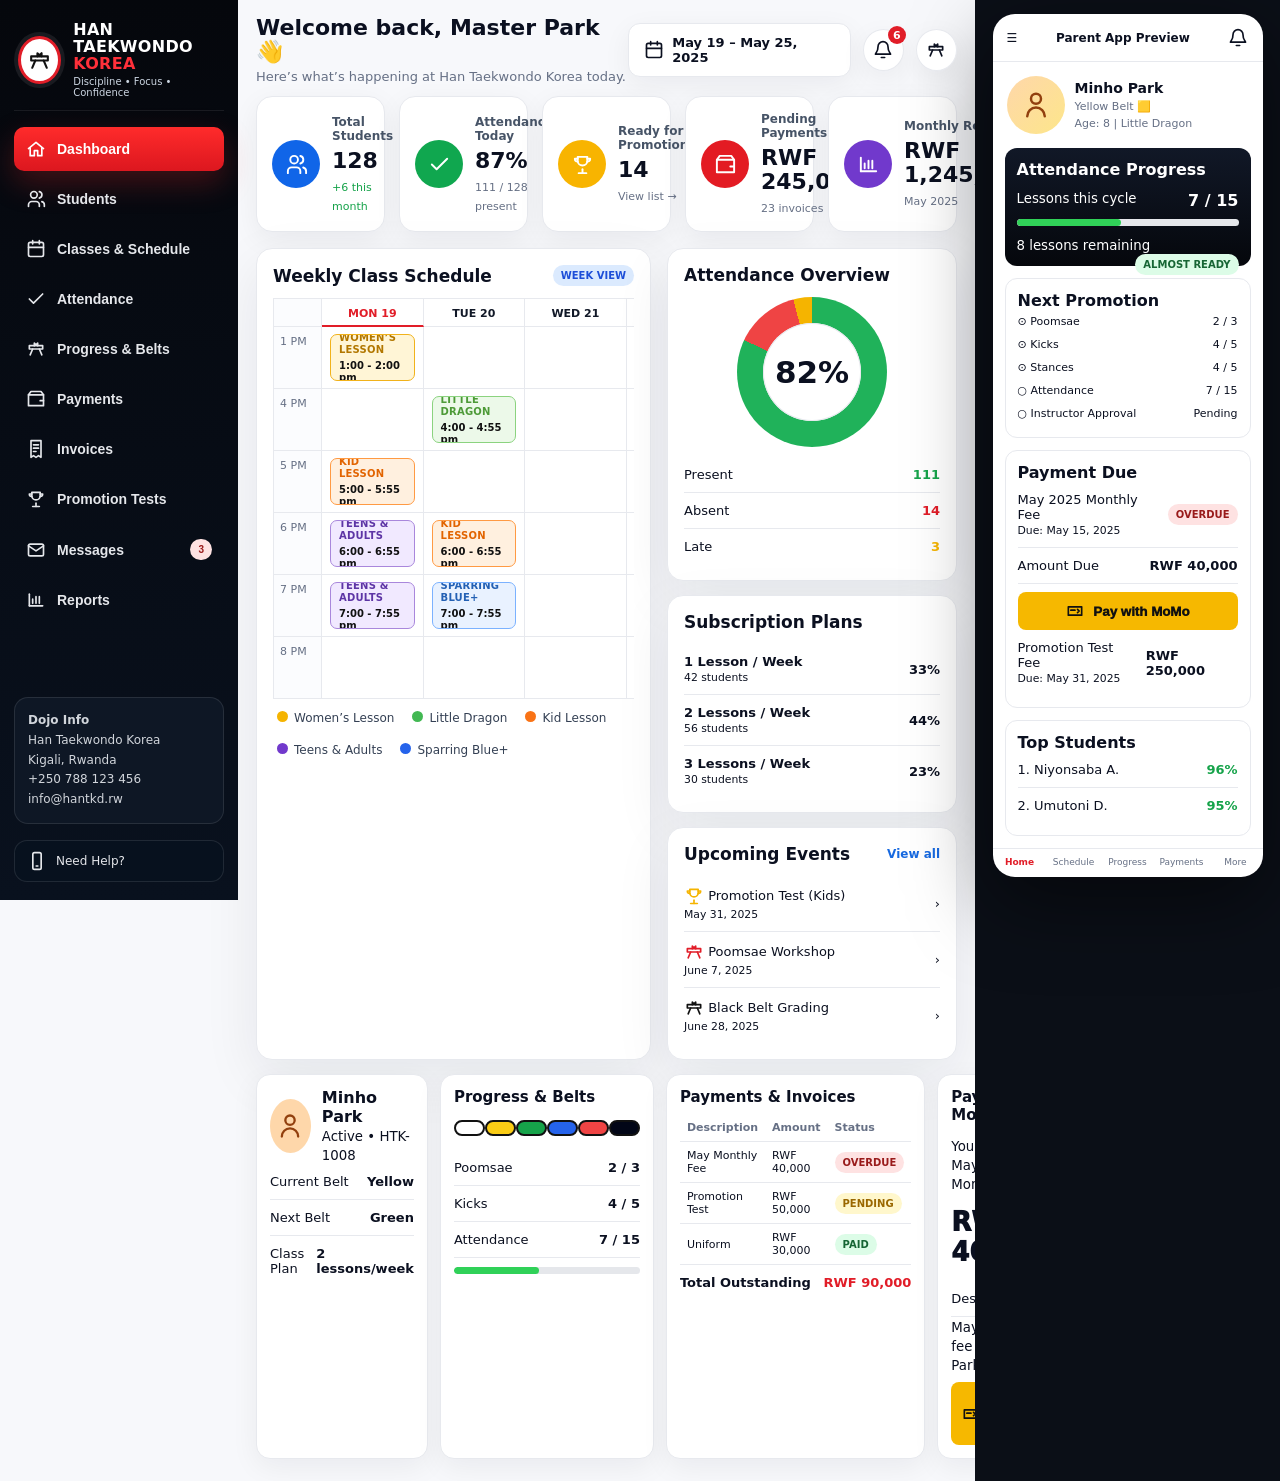
<file: han-taekwondo-modern-icons-index.html>
<!DOCTYPE html>
<html lang="en">
<head>
  <meta charset="UTF-8" />
  <meta name="viewport" content="width=device-width, initial-scale=1.0" />
  <title>Han Taekwondo Korea | Digital Dojang</title>
  <style>
    :root{
      --bg:#f5f6fa;--panel:#ffffff;--ink:#0b1020;--muted:#667085;--line:#e7e9ee;
      --red:#e11d28;--green:#16a34a;--amber:#f5b400;--orange:#f97316;--blue:#2563eb;
      --violet:#6f38c5;--black:#05070c;--shadow:0 18px 55px rgba(15,23,42,.08);
      --softshadow:0 8px 28px rgba(15,23,42,.06);
    }
    *{box-sizing:border-box}body{margin:0;background:var(--bg);font-family:Inter,ui-sans-serif,system-ui,-apple-system,BlinkMacSystemFont,"Segoe UI",Arial,sans-serif;color:var(--ink)}
    svg{display:block}.canvas{min-height:100vh;display:grid;grid-template-columns:238px 1fr 305px;background:#f7f8fb}
    .sidebar{background:linear-gradient(180deg,#05070c 0%,#09111e 100%);color:white;padding:18px 14px;height:100vh;position:sticky;top:0;display:flex;flex-direction:column;gap:16px}
    .brand{display:flex;gap:12px;align-items:center;padding:4px 4px 12px;border-bottom:1px solid rgba(255,255,255,.08)}
    .brand-mark{width:48px;height:48px;border-radius:50%;background:white;color:#111;display:grid;place-items:center;border:3px solid #e11d28;box-shadow:0 0 0 4px rgba(255,255,255,.08)}
    .brand h1{font-size:16px;line-height:1.05;margin:0;text-transform:uppercase;letter-spacing:.02em}.brand h1 span{display:block;color:#ff303a}.brand p{font-size:10px;color:#cbd5e1;margin:4px 0 0}
    .nav{display:grid;gap:6px}.nav button{border:0;width:100%;display:flex;align-items:center;justify-content:space-between;background:transparent;color:#e5e7eb;padding:12px;border-radius:10px;cursor:pointer;font-weight:760;text-align:left;font-size:14px}
    .nav button span:first-child{display:flex;align-items:center;gap:11px}.nav button:hover,.nav button.active{background:linear-gradient(180deg,#ff2b2b,#dc171f);color:white;box-shadow:0 12px 30px rgba(220,38,38,.28)}
    .icon{width:20px;height:20px;stroke:currentColor;stroke-width:2;fill:none;stroke-linecap:round;stroke-linejoin:round;flex:0 0 auto}.solid{fill:currentColor;stroke:none}
    .dojo-box{margin-top:auto;background:#0e1725;border:1px solid rgba(255,255,255,.1);border-radius:14px;padding:13px;color:#d1d5db;font-size:12px;line-height:1.65}.help{border:1px solid rgba(255,255,255,.1);border-radius:13px;padding:10px 12px;color:#e5e7eb;font-size:12px;background:#07111e;display:flex;align-items:center;gap:9px}
    .main{padding:22px 18px;min-width:0}.topbar{height:56px;display:flex;justify-content:space-between;align-items:center;margin-bottom:18px}.welcome h2{margin:0;font-size:22px;line-height:1.1}.welcome p{margin:5px 0 0;color:var(--muted);font-size:13px}
    .top-actions{display:flex;align-items:center;gap:12px}.date-chip{background:white;border:1px solid var(--line);border-radius:12px;padding:11px 15px;font-weight:750;font-size:13px;box-shadow:var(--softshadow);display:flex;align-items:center;gap:8px}
    .circle{width:42px;height:42px;border-radius:50%;background:white;border:1px solid var(--line);display:grid;place-items:center;box-shadow:var(--softshadow);position:relative}.badge{position:absolute;right:-3px;top:-4px;min-width:18px;height:18px;border-radius:99px;background:var(--red);color:white;font-size:11px;font-weight:900;display:grid;place-items:center}
    .stats{display:grid;grid-template-columns:repeat(5,minmax(0,1fr));gap:14px;margin-bottom:16px}.stat{background:white;border:1px solid var(--line);border-radius:16px;padding:15px;min-height:104px;box-shadow:var(--softshadow);display:flex;gap:12px;align-items:center}
    .stat-icon{width:48px;height:48px;border-radius:50%;display:grid;place-items:center;color:white;flex:0 0 auto}.stat-icon svg{width:23px;height:23px}.stat label{display:block;color:#475467;font-size:12px;font-weight:650}.stat strong{display:block;font-size:22px;line-height:1.1;margin:6px 0 3px}.stat small{color:var(--muted);font-size:11px}
    .blue{background:#1065e8}.green{background:#10a74f}.gold{background:#f8b400}.red{background:#e31b23}.violet{background:#7139cc}.dashboard-grid{display:grid;grid-template-columns:minmax(0,1fr) 290px;gap:16px}
    .panel{background:white;border:1px solid var(--line);border-radius:16px;box-shadow:var(--shadow);padding:16px}.section-title{display:flex;justify-content:space-between;align-items:center;gap:14px;margin-bottom:12px}.section-title h3{margin:0;font-size:17px}.link{color:#1769e0;font-size:12px;font-weight:800}
    .schedule-shell{overflow-x:auto}.schedule{min-width:760px;display:grid;grid-template-columns:48px repeat(7,1fr);grid-template-rows:28px repeat(6,62px);border-top:1px solid var(--line);border-left:1px solid var(--line)}
    .day,.time,.cell{border-right:1px solid var(--line);border-bottom:1px solid var(--line);background:#fff}.day{font-weight:900;font-size:11px;text-align:center;padding-top:8px;color:#111827}.day.active{color:var(--red);border-bottom:2px solid var(--red)}.time{font-size:11px;color:#667085;padding:8px 6px;background:#fbfcfe}.cell{position:relative;background:#fff}
    .class-card{position:absolute;left:8px;right:8px;top:7px;bottom:7px;border-radius:7px;padding:7px 8px;font-size:10px;line-height:1.15;overflow:hidden;border:1px solid transparent;display:flex;flex-direction:column;justify-content:center}.class-card b{font-size:10px;text-transform:uppercase;letter-spacing:.02em}.class-card span{display:block;margin-top:5px;color:#111;font-weight:750}
    .c-women{background:#fff5d6;border-color:#f1b21b;color:#b27700}.c-kid{background:#fff0df;border-color:#ff9a43;color:#e26400}.c-dragon{background:#ecf9e9;border-color:#8bd37f;color:#4d9a37}.c-adult{background:#f1e9ff;border-color:#a987dc;color:#5d35a5}.c-spar{background:#e9f2ff;border-color:#7bb2ff;color:#2461b4}
    .legend{display:flex;gap:18px;align-items:center;flex-wrap:wrap;padding:12px 4px 0;color:#344054;font-size:12px}.dot{width:11px;height:11px;border-radius:50%;display:inline-block;margin-right:6px}
    .side-stack{display:grid;gap:14px}.donut{width:150px;height:150px;border-radius:50%;background:conic-gradient(#20b25a 0 82%,#ef4444 82% 96%,#f5b400 96% 100%);margin:10px auto;position:relative}.donut:after{content:"82%";position:absolute;inset:26px;border-radius:50%;background:white;display:grid;place-items:center;font-size:31px;font-weight:850;box-shadow:inset 0 0 0 1px var(--line)}
    .row{display:flex;justify-content:space-between;gap:12px;align-items:center;border-bottom:1px solid var(--line);padding:10px 0;font-size:13px}.row:last-child{border-bottom:0}.pill{display:inline-flex;align-items:center;justify-content:center;border-radius:999px;padding:5px 8px;font-size:10px;font-weight:900;text-transform:uppercase}.ok{background:#dcfce7;color:#166534}.warn{background:#fff7cc;color:#9a6700}.bad{background:#fee2e2;color:#991b1b}.info{background:#dbeafe;color:#1d4ed8}
    .right-phone{background:#0b0f17;padding:14px;display:flex;justify-content:center;align-items:flex-start}.phone{width:270px;min-height:650px;background:white;border-radius:22px;overflow:hidden;box-shadow:0 24px 80px rgba(0,0,0,.5)}.phone-top{height:48px;display:flex;align-items:center;justify-content:space-between;padding:0 14px;border-bottom:1px solid var(--line);font-size:12px;font-weight:850}.child{display:flex;gap:10px;align-items:center;padding:14px}.child-pic{width:58px;height:58px;border-radius:50%;background:linear-gradient(135deg,#fed7aa,#fde68a);display:grid;place-items:center;color:#92400e}.child h4{margin:0;font-size:14px}.child p{margin:4px 0 0;color:var(--muted);font-size:11px}
    .phone-card{margin:0 12px 12px;border:1px solid var(--line);border-radius:12px;padding:12px;background:#fff}.phone-card.dark{background:linear-gradient(180deg,#111827,#05070c);color:white;border:0}.progress-line{height:7px;background:#e5e7eb;border-radius:999px;overflow:hidden;margin:9px 0}.progress-line div{height:100%;background:#30d158;border-radius:999px}.task{display:grid;grid-template-columns:1fr auto;gap:8px;align-items:center;padding:5px 0;font-size:11px}.momo{border:0;background:#f6b800;color:#111;width:100%;border-radius:8px;padding:9px 10px;font-weight:950;margin-top:8px;cursor:pointer;display:flex;align-items:center;justify-content:center;gap:8px}.phone-nav{display:grid;grid-template-columns:repeat(5,1fr);border-top:1px solid var(--line);margin-top:10px;padding:8px 0 10px;font-size:9px;text-align:center;color:var(--muted)}.phone-nav b{color:var(--red)}
    .bottom-strip{display:grid;grid-template-columns:1fr 1.2fr 1.2fr 1fr;gap:12px;margin-top:14px}.mini-panel,.pay-screen{background:white;border:1px solid var(--line);border-radius:14px;padding:13px;box-shadow:var(--softshadow);min-height:155px}.profile-top{display:flex;gap:11px;align-items:center}.mini-avatar{width:54px;height:54px;border-radius:50%;background:#fed7aa;display:grid;place-items:center;color:#92400e}.belt-road{display:flex;align-items:center;justify-content:space-between;margin:14px 0}.belt{width:31px;height:16px;border-radius:99px;border:2px solid #111}.white{background:#fff}.yellow{background:#facc15}.greenbelt{background:#16a34a}.bluebelt{background:#2563eb}.redbelt{background:#ef4444}.blackbelt{background:#020617}
    table{width:100%;border-collapse:collapse;font-size:11px}th,td{padding:7px;border-bottom:1px solid var(--line);text-align:left}th{color:var(--muted);font-weight:800}.amount{font-size:26px;font-weight:950;margin:14px 0}
    @media(max-width:1180px){.canvas{grid-template-columns:220px 1fr}.right-phone{display:none}.stats{grid-template-columns:repeat(2,1fr)}.dashboard-grid{grid-template-columns:1fr}.bottom-strip{grid-template-columns:1fr 1fr}}
    @media(max-width:740px){.canvas{grid-template-columns:1fr}.sidebar{position:relative;height:auto}.nav{grid-template-columns:repeat(2,1fr)}.topbar{height:auto;align-items:flex-start;flex-direction:column}.stats{grid-template-columns:1fr}.bottom-strip{grid-template-columns:1fr}.main{padding:14px}.welcome h2{font-size:24px}}
  </style>
</head>
<body>
  <svg width="0" height="0" style="position:absolute">
    <defs>
      <symbol id="i-home" viewBox="0 0 24 24"><path d="M3 11.5 12 4l9 7.5"/><path d="M5 10.5V20h5v-6h4v6h5v-9.5"/></symbol>
      <symbol id="i-users" viewBox="0 0 24 24"><path d="M16 21v-2a4 4 0 0 0-4-4H7a4 4 0 0 0-4 4v2"/><circle cx="9.5" cy="7" r="4"/><path d="M22 21v-2a4 4 0 0 0-3-3.9"/><path d="M16 3.1a4 4 0 0 1 0 7.8"/></symbol>
      <symbol id="i-calendar" viewBox="0 0 24 24"><rect x="3" y="4" width="18" height="17" rx="2"/><path d="M8 2v4M16 2v4M3 10h18"/></symbol>
      <symbol id="i-check" viewBox="0 0 24 24"><path d="M20 6 9 17l-5-5"/></symbol>
      <symbol id="i-belt" viewBox="0 0 24 24"><path d="M4 8h16v4H4z"/><path d="M8 12l-3 7M16 12l3 7M10 8V5l2 2 2-2v3"/></symbol>
      <symbol id="i-wallet" viewBox="0 0 24 24"><path d="M3 7h18v13H3z"/><path d="M3 7l3-4h12l3 4"/><path d="M17 14h4"/></symbol>
      <symbol id="i-invoice" viewBox="0 0 24 24"><path d="M6 2h12v20l-3-2-3 2-3-2-3 2z"/><path d="M9 7h6M9 11h6M9 15h3"/></symbol>
      <symbol id="i-trophy" viewBox="0 0 24 24"><path d="M8 21h8"/><path d="M12 17v4"/><path d="M7 4h10v4a5 5 0 0 1-10 0z"/><path d="M7 6H4a3 3 0 0 0 3 3M17 6h3a3 3 0 0 1-3 3"/></symbol>
      <symbol id="i-mail" viewBox="0 0 24 24"><rect x="3" y="5" width="18" height="14" rx="2"/><path d="m3 7 9 6 9-6"/></symbol>
      <symbol id="i-chart" viewBox="0 0 24 24"><path d="M4 19V5"/><path d="M4 19h16"/><path d="M8 16v-5M12 16V8M16 16v-8"/></symbol>
      <symbol id="i-bell" viewBox="0 0 24 24"><path d="M18 8a6 6 0 1 0-12 0c0 7-3 7-3 9h18c0-2-3-2-3-9"/><path d="M10 21h4"/></symbol>
      <symbol id="i-phone" viewBox="0 0 24 24"><rect x="7" y="2" width="10" height="20" rx="2"/><path d="M11 18h2"/></symbol>
      <symbol id="i-coins" viewBox="0 0 24 24"><ellipse cx="12" cy="5" rx="7" ry="3"/><path d="M5 5v6c0 1.7 3.1 3 7 3s7-1.3 7-3V5"/><path d="M5 11v6c0 1.7 3.1 3 7 3s7-1.3 7-3v-6"/></symbol>
      <symbol id="i-user" viewBox="0 0 24 24"><circle cx="12" cy="7" r="4"/><path d="M5 21a7 7 0 0 1 14 0"/></symbol>
      <symbol id="i-momo" viewBox="0 0 24 24"><path d="M4 7h16v10H4z"/><path d="M7 11h5M15 10l2 2-2 2"/></symbol>
    </defs>
  </svg>

  <div class="canvas">
    <aside class="sidebar">
      <div class="brand">
        <div class="brand-mark"><svg class="icon" style="width:25px;height:25px"><use href="#i-belt"/></svg></div>
        <div><h1>Han Taekwondo <span>Korea</span></h1><p>Discipline • Focus • Confidence</p></div>
      </div>
      <div class="nav">
        <button class="active"><span><svg class="icon"><use href="#i-home"/></svg>Dashboard</span></button>
        <button><span><svg class="icon"><use href="#i-users"/></svg>Students</span></button>
        <button><span><svg class="icon"><use href="#i-calendar"/></svg>Classes & Schedule</span></button>
        <button><span><svg class="icon"><use href="#i-check"/></svg>Attendance</span></button>
        <button><span><svg class="icon"><use href="#i-belt"/></svg>Progress & Belts</span></button>
        <button><span><svg class="icon"><use href="#i-wallet"/></svg>Payments</span></button>
        <button><span><svg class="icon"><use href="#i-invoice"/></svg>Invoices</span></button>
        <button><span><svg class="icon"><use href="#i-trophy"/></svg>Promotion Tests</span></button>
        <button><span><svg class="icon"><use href="#i-mail"/></svg>Messages</span><span class="pill bad">3</span></button>
        <button><span><svg class="icon"><use href="#i-chart"/></svg>Reports</span></button>
      </div>
      <div class="dojo-box"><b>Dojo Info</b><br>Han Taekwondo Korea<br>Kigali, Rwanda<br>+250 788 123 456<br>info@hantkd.rw</div>
      <div class="help"><svg class="icon"><use href="#i-phone"/></svg>Need Help?</div>
    </aside>

    <main class="main">
      <div class="topbar">
        <div class="welcome"><h2>Welcome back, Master Park 👋</h2><p>Here’s what’s happening at Han Taekwondo Korea today.</p></div>
        <div class="top-actions">
          <div class="date-chip"><svg class="icon"><use href="#i-calendar"/></svg>May 19 – May 25, 2025</div>
          <div class="circle"><svg class="icon"><use href="#i-bell"/></svg><span class="badge">6</span></div>
          <div class="circle"><svg class="icon"><use href="#i-belt"/></svg></div>
        </div>
      </div>

      <section class="stats">
        <div class="stat"><div class="stat-icon blue"><svg class="icon"><use href="#i-users"/></svg></div><div><label>Total Students</label><strong>128</strong><small style="color:#16a34a">+6 this month</small></div></div>
        <div class="stat"><div class="stat-icon green"><svg class="icon"><use href="#i-check"/></svg></div><div><label>Attendance Today</label><strong>87%</strong><small>111 / 128 present</small></div></div>
        <div class="stat"><div class="stat-icon gold"><svg class="icon"><use href="#i-trophy"/></svg></div><div><label>Ready for Promotion</label><strong>14</strong><small>View list →</small></div></div>
        <div class="stat"><div class="stat-icon red"><svg class="icon"><use href="#i-wallet"/></svg></div><div><label>Pending Payments</label><strong>RWF 245,000</strong><small>23 invoices</small></div></div>
        <div class="stat"><div class="stat-icon violet"><svg class="icon"><use href="#i-chart"/></svg></div><div><label>Monthly Revenue</label><strong>RWF 1,245,000</strong><small>May 2025</small></div></div>
      </section>

      <section class="dashboard-grid">
        <div class="panel">
          <div class="section-title"><h3>Weekly Class Schedule</h3><span class="pill info">Week view</span></div>
          <div class="schedule-shell">
            <div class="schedule">
              <div class="time"></div><div class="day active">MON 19</div><div class="day">TUE 20</div><div class="day">WED 21</div><div class="day">THU 22</div><div class="day">FRI 23</div><div class="day">SAT 24</div><div class="day">SUN 25</div>
              <div class="time">1 PM</div><div class="cell"><div class="class-card c-women"><b>Women’s Lesson</b><span>1:00 - 2:00 pm</span></div></div><div class="cell"></div><div class="cell"></div><div class="cell"></div><div class="cell"></div><div class="cell"><div class="class-card c-spar"><b>Sparring Blue+</b><span>2:00 - 2:55 pm</span></div></div><div class="cell"></div>
              <div class="time">4 PM</div><div class="cell"></div><div class="cell"><div class="class-card c-dragon"><b>Little Dragon</b><span>4:00 - 4:55 pm</span></div></div><div class="cell"></div><div class="cell"></div><div class="cell"></div><div class="cell"><div class="class-card c-dragon"><b>Little Dragon</b><span>3:00 - 3:40 pm</span></div></div><div class="cell"><div class="class-card c-dragon"><b>Little Dragon</b><span>9:00 - 9:40 am</span></div></div>
              <div class="time">5 PM</div><div class="cell"><div class="class-card c-kid"><b>Kid Lesson</b><span>5:00 - 5:55 pm</span></div></div><div class="cell"></div><div class="cell"></div><div class="cell"><div class="class-card c-kid"><b>Kid Lesson</b><span>5:00 - 5:55 pm</span></div></div><div class="cell"><div class="class-card c-kid"><b>Kid Lesson</b><span>5:00 - 5:55 pm</span></div></div><div class="cell"></div><div class="cell"><div class="class-card c-dragon"><b>Little Dragon</b><span>10:00 - 10:40 am</span></div></div>
              <div class="time">6 PM</div><div class="cell"><div class="class-card c-adult"><b>Teens & Adults</b><span>6:00 - 6:55 pm</span></div></div><div class="cell"><div class="class-card c-kid"><b>Kid Lesson</b><span>6:00 - 6:55 pm</span></div></div><div class="cell"></div><div class="cell"><div class="class-card c-adult"><b>Teens & Adults</b><span>6:00 - 6:55 pm</span></div></div><div class="cell"><div class="class-card c-dragon"><b>Little Dragon</b><span>6:00 - 6:40 pm</span></div></div><div class="cell"></div><div class="cell"><div class="class-card c-kid"><b>Kid Lesson</b><span>11:00 - 11:55 am</span></div></div>
              <div class="time">7 PM</div><div class="cell"><div class="class-card c-adult"><b>Teens & Adults</b><span>7:00 - 7:55 pm</span></div></div><div class="cell"><div class="class-card c-spar"><b>Sparring Blue+</b><span>7:00 - 7:55 pm</span></div></div><div class="cell"></div><div class="cell"></div><div class="cell"><div class="class-card c-spar"><b>Sparring Blue+</b><span>7:00 - 7:55 pm</span></div></div><div class="cell"></div><div class="cell"><div class="class-card c-adult"><b>Teens & Adults</b><span>12:00 - 12:55 pm</span></div></div>
              <div class="time">8 PM</div><div class="cell"></div><div class="cell"></div><div class="cell"></div><div class="cell"></div><div class="cell"></div><div class="cell"></div><div class="cell"></div>
            </div>
          </div>
          <div class="legend"><span><i class="dot" style="background:#f5b400"></i>Women’s Lesson</span><span><i class="dot" style="background:#42b853"></i>Little Dragon</span><span><i class="dot" style="background:#f97316"></i>Kid Lesson</span><span><i class="dot" style="background:#7139cc"></i>Teens & Adults</span><span><i class="dot" style="background:#2563eb"></i>Sparring Blue+</span></div>
        </div>

        <div class="side-stack">
          <div class="panel"><div class="section-title"><h3>Attendance Overview</h3></div><div class="donut"></div><div class="row"><span>Present</span><b style="color:var(--green)">111</b></div><div class="row"><span>Absent</span><b style="color:var(--red)">14</b></div><div class="row"><span>Late</span><b style="color:var(--amber)">3</b></div></div>
          <div class="panel"><div class="section-title"><h3>Subscription Plans</h3></div><div class="row"><span><b>1 Lesson / Week</b><br><small>42 students</small></span><b>33%</b></div><div class="row"><span><b>2 Lessons / Week</b><br><small>56 students</small></span><b>44%</b></div><div class="row"><span><b>3 Lessons / Week</b><br><small>30 students</small></span><b>23%</b></div></div>
          <div class="panel"><div class="section-title"><h3>Upcoming Events</h3><span class="link">View all</span></div><div class="row"><span><svg class="icon" style="display:inline;vertical-align:middle;color:#f5b400"><use href="#i-trophy"/></svg> Promotion Test (Kids)<br><small>May 31, 2025</small></span>›</div><div class="row"><span><svg class="icon" style="display:inline;vertical-align:middle;color:#e11d28"><use href="#i-belt"/></svg> Poomsae Workshop<br><small>June 7, 2025</small></span>›</div><div class="row"><span><svg class="icon" style="display:inline;vertical-align:middle;color:#111"><use href="#i-belt"/></svg> Black Belt Grading<br><small>June 28, 2025</small></span>›</div></div>
        </div>
      </section>

      <section class="bottom-strip">
        <div class="mini-panel"><div class="profile-top"><div class="mini-avatar"><svg class="icon" style="width:28px;height:28px"><use href="#i-user"/></svg></div><div><b>Minho Park</b><br><small>Active • HTK-1008</small></div></div><div class="row"><span>Current Belt</span><b>Yellow</b></div><div class="row"><span>Next Belt</span><b>Green</b></div><div class="row"><span>Class Plan</span><b>2 lessons/week</b></div></div>
        <div class="mini-panel"><h3 style="margin:0 0 8px;font-size:15px">Progress & Belts</h3><div class="belt-road"><span class="belt white"></span><span class="belt yellow"></span><span class="belt greenbelt"></span><span class="belt bluebelt"></span><span class="belt redbelt"></span><span class="belt blackbelt"></span></div><div class="row"><span>Poomsae</span><b>2 / 3</b></div><div class="row"><span>Kicks</span><b>4 / 5</b></div><div class="row"><span>Attendance</span><b>7 / 15</b></div><div class="progress-line"><div style="width:46%"></div></div></div>
        <div class="mini-panel"><h3 style="margin:0 0 8px;font-size:15px">Payments & Invoices</h3><table><tr><th>Description</th><th>Amount</th><th>Status</th></tr><tr><td>May Monthly Fee</td><td>RWF 40,000</td><td><span class="pill bad">Overdue</span></td></tr><tr><td>Promotion Test</td><td>RWF 50,000</td><td><span class="pill warn">Pending</span></td></tr><tr><td>Uniform</td><td>RWF 30,000</td><td><span class="pill ok">Paid</span></td></tr></table><div class="row"><b>Total Outstanding</b><b style="color:var(--red)">RWF 90,000</b></div></div>
        <div class="pay-screen"><h3 style="margin:0 0 12px;font-size:15px">Pay with MoMo</h3><small>You are paying May 2025 Monthly Fee</small><div class="amount">RWF 40,000</div><div class="row"><span>Description</span></div><small>May monthly fee • Minho Park</small><button class="momo"><svg class="icon"><use href="#i-momo"/></svg>Pay with MoMo</button></div>
      </section>
    </main>

    <aside class="right-phone">
      <div class="phone">
        <div class="phone-top"><span>☰</span><b>Parent App Preview</b><svg class="icon"><use href="#i-bell"/></svg></div>
        <div class="child"><div class="child-pic"><svg class="icon" style="width:30px;height:30px"><use href="#i-user"/></svg></div><div><h4>Minho Park</h4><p>Yellow Belt 🟨</p><p>Age: 8 | Little Dragon</p></div></div>
        <div class="phone-card dark"><b>Attendance Progress</b><div style="display:flex;justify-content:space-between;margin-top:12px"><small>Lessons this cycle</small><b>7 / 15</b></div><div class="progress-line"><div style="width:47%"></div></div><small>8 lessons remaining</small><span class="pill ok" style="float:right">Almost Ready</span></div>
        <div class="phone-card"><b>Next Promotion</b><div class="task"><span>⊙ Poomsae</span><span>2 / 3</span></div><div class="task"><span>⊙ Kicks</span><span>4 / 5</span></div><div class="task"><span>⊙ Stances</span><span>4 / 5</span></div><div class="task"><span>○ Attendance</span><span>7 / 15</span></div><div class="task"><span>○ Instructor Approval</span><span>Pending</span></div></div>
        <div class="phone-card"><b>Payment Due</b><div class="row"><span>May 2025 Monthly Fee<br><small>Due: May 15, 2025</small></span><span class="pill bad">Overdue</span></div><div class="row"><span>Amount Due</span><b>RWF 40,000</b></div><button class="momo"><svg class="icon"><use href="#i-momo"/></svg>Pay with MoMo</button><div class="row"><span>Promotion Test Fee<br><small>Due: May 31, 2025</small></span><b>RWF 250,000</b></div></div>
        <div class="phone-card"><b>Top Students</b><div class="row"><span>1. Niyonsaba A.</span><b style="color:var(--green)">96%</b></div><div class="row"><span>2. Umutoni D.</span><b style="color:var(--green)">95%</b></div></div>
        <div class="phone-nav"><b>Home</b><span>Schedule</span><span>Progress</span><span>Payments</span><span>More</span></div>
      </div>
    </aside>
  </div>
</body>
</html>
</file>
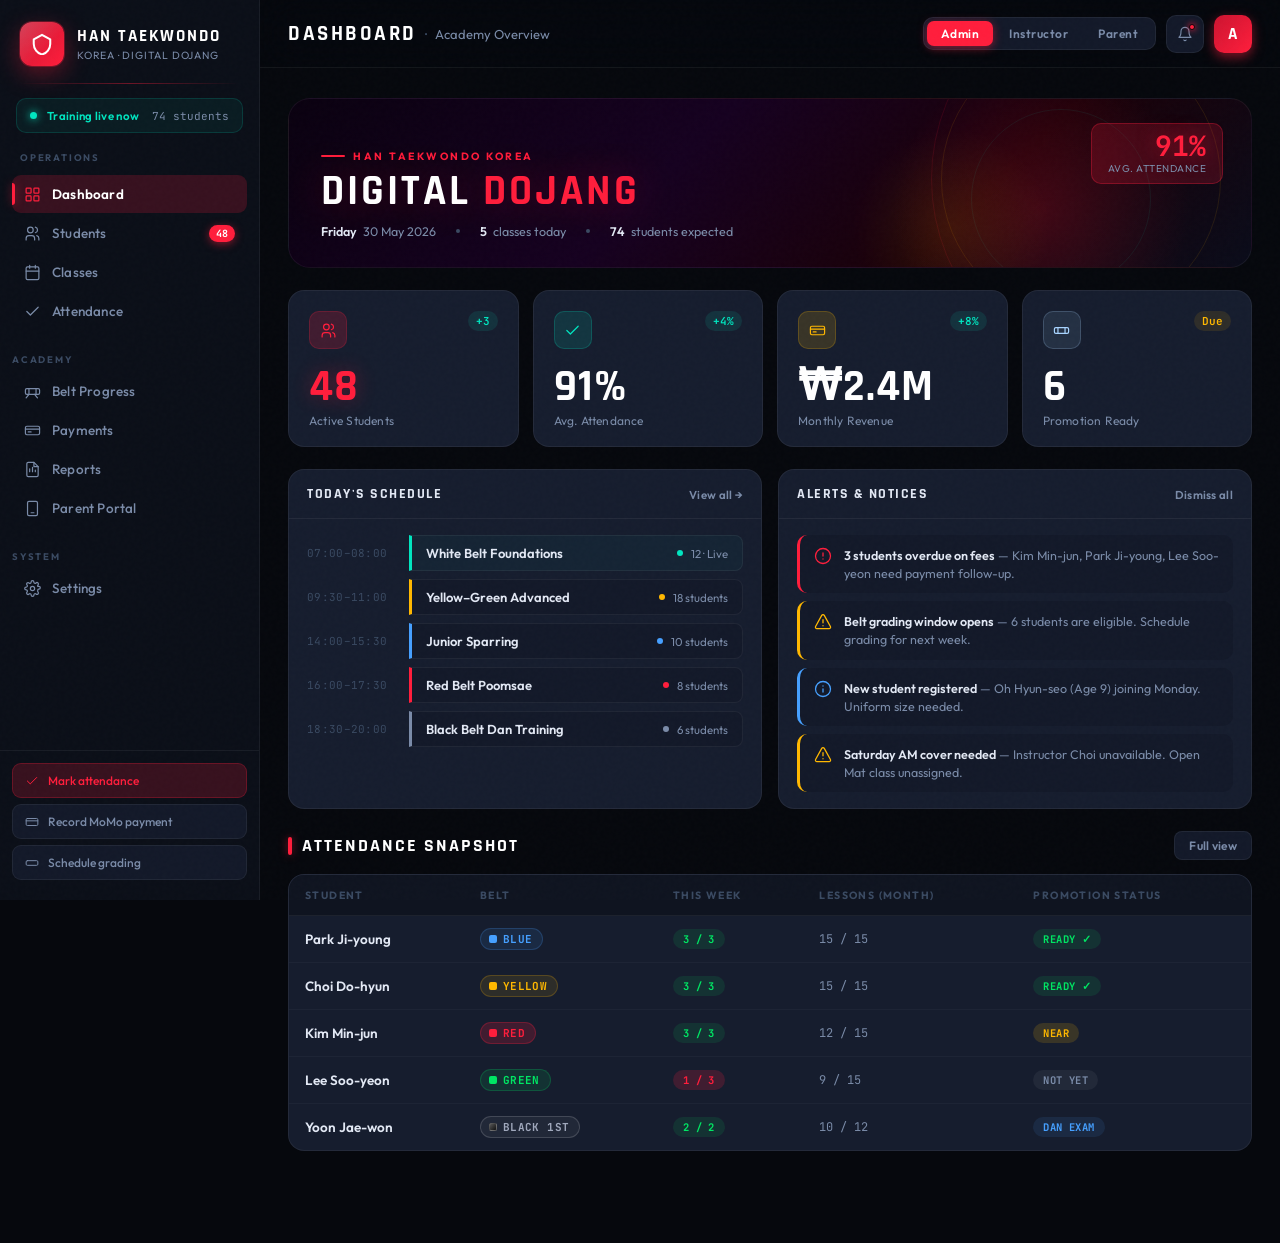
<file: han-taekwondo-olympic.html>
<!doctype html>
<html lang="en">
<head>
<meta charset="utf-8"/>
<meta name="viewport" content="width=device-width, initial-scale=1, viewport-fit=cover"/>
<title>Han Taekwondo Korea · Digital Dojang</title>
<link rel="preconnect" href="https://fonts.googleapis.com">
<link href="https://fonts.googleapis.com/css2?family=Rajdhani:wght@400;500;600;700&family=Outfit:wght@300;400;500;600;700;800&family=JetBrains+Mono:wght@400;500;700&display=swap" rel="stylesheet">
<style>
/* ═══════════════════════════════════════════════════════════════
   TOKENS
═══════════════════════════════════════════════════════════════ */
:root {
  --bg:        #06080D;
  --bg2:       #0B0F18;
  --bg3:       #0F1420;
  --surface:   #131929;
  --card:      #161D2E;
  --lift:      #1C2538;
  --border:    rgba(255,255,255,.06);
  --border2:   rgba(255,255,255,.12);

  --crimson:   #FF1E3C;
  --crimson2:  #CC1430;
  --crimson-g: rgba(255,30,60,.18);
  --crimson-s: rgba(255,30,60,.5);

  --gold:      #FFB800;
  --gold-g:    rgba(255,184,0,.15);
  --gold-s:    rgba(255,184,0,.45);

  --teal:      #00E5C0;
  --teal-g:    rgba(0,229,192,.12);

  --ice:       #A8D4FF;
  --ice-g:     rgba(168,212,255,.1);

  --white:     #FFFFFF;
  --fg:        #E2E8F4;
  --muted:     #7A8BA8;
  --dim:       #3A4A62;

  --r:         10px;
  --r2:        16px;
  --r3:        22px;
  --sw:        260px;
  --hh:        68px;

  --ease:      cubic-bezier(.4,0,.2,1);
  --spring:    cubic-bezier(.34,1.56,.64,1);
  --t1:        .15s;
  --t2:        .3s;
  --t3:        .5s;
}

*, *::before, *::after { box-sizing: border-box; margin: 0; padding: 0; }
html { scroll-behavior: smooth; }

body {
  font-family: 'Outfit', sans-serif;
  background: var(--bg);
  color: var(--fg);
  min-height: 100vh;
  overflow: hidden;
  display: flex;
  cursor: default;
}

/* ── GLOBAL CANVAS NOISE OVERLAY ── */
body::before {
  content: '';
  position: fixed; inset: 0;
  background-image: url("data:image/svg+xml,%3Csvg viewBox='0 0 256 256' xmlns='http://www.w3.org/2000/svg'%3E%3Cfilter id='n'%3E%3CfeTurbulence type='fractalNoise' baseFrequency='0.9' numOctaves='4' stitchTiles='stitch'/%3E%3C/filter%3E%3Crect width='100%25' height='100%25' filter='url(%23n)' opacity='1'/%3E%3C/svg%3E");
  opacity: .018;
  pointer-events: none;
  z-index: 9999;
}

button { cursor: pointer; border: none; background: none; font-family: inherit; color: inherit; }
svg { display: block; fill: none; stroke: currentColor; stroke-width: 1.7; stroke-linecap: round; stroke-linejoin: round; }
input, select { font-family: inherit; }

/* ═══════════════════════════════════════════════════════════════
   SCROLLBAR
═══════════════════════════════════════════════════════════════ */
::-webkit-scrollbar { width: 3px; height: 3px; }
::-webkit-scrollbar-track { background: transparent; }
::-webkit-scrollbar-thumb { background: var(--dim); border-radius: 3px; }

/* ═══════════════════════════════════════════════════════════════
   SIDEBAR
═══════════════════════════════════════════════════════════════ */
.sidebar {
  width: var(--sw);
  min-height: 100vh;
  background: var(--bg2);
  border-right: 1px solid var(--border);
  display: flex;
  flex-direction: column;
  position: fixed;
  left: 0; top: 0; bottom: 0;
  z-index: 200;
  overflow-y: auto;
  scrollbar-width: none;
  transition: transform var(--t2) var(--ease);
}
.sidebar::-webkit-scrollbar { display: none; }

/* Brand */
.brand {
  padding: 22px 20px 18px;
  display: flex;
  align-items: center;
  gap: 13px;
  position: relative;
}
.brand::after {
  content: '';
  position: absolute;
  bottom: 0; left: 20px; right: 20px;
  height: 1px;
  background: linear-gradient(90deg, transparent, var(--crimson), transparent);
  opacity: .4;
}
.brand-emblem {
  width: 44px; height: 44px;
  border-radius: 12px;
  background: linear-gradient(135deg, var(--crimson2), var(--crimson));
  display: flex; align-items: center; justify-content: center;
  position: relative;
  flex-shrink: 0;
  box-shadow: 0 0 0 1px rgba(255,30,60,.3), 0 8px 24px rgba(255,30,60,.35);
}
.brand-emblem::before {
  content: '';
  position: absolute; inset: 0;
  border-radius: 12px;
  background: linear-gradient(135deg, rgba(255,255,255,.2) 0%, transparent 60%);
}
.brand-emblem svg { width: 22px; height: 22px; stroke: white; stroke-width: 2.2; position: relative; z-index: 1; }
.brand-text { flex: 1; min-width: 0; }
.brand-name {
  font-family: 'Rajdhani', sans-serif;
  font-weight: 700;
  font-size: 17px;
  letter-spacing: 2px;
  color: var(--white);
  line-height: 1.2;
  text-transform: uppercase;
}
.brand-sub {
  font-size: 10.5px;
  color: var(--muted);
  letter-spacing: .8px;
  text-transform: uppercase;
  margin-top: 1px;
}

/* Live pill */
.live-pill {
  display: flex;
  align-items: center;
  gap: 10px;
  margin: 14px 16px 0;
  background: rgba(0,229,192,.06);
  border: 1px solid rgba(0,229,192,.15);
  border-radius: 10px;
  padding: 9px 13px;
}
.live-dot {
  width: 7px; height: 7px;
  background: var(--teal);
  border-radius: 50%;
  flex-shrink: 0;
  box-shadow: 0 0 8px var(--teal);
  animation: livepulse 2.2s ease-in-out infinite;
}
@keyframes livepulse {
  0%,100% { opacity:1; box-shadow:0 0 6px var(--teal); }
  50%      { opacity:.7; box-shadow:0 0 14px var(--teal), 0 0 28px rgba(0,229,192,.3); }
}
.live-text { font-size: 11.5px; font-weight: 600; color: var(--teal); letter-spacing: .3px; }
.live-count {
  margin-left: auto;
  font-family: 'JetBrains Mono', monospace;
  font-size: 11px;
  color: var(--muted);
}

/* Nav */
.nav-section-label {
  font-size: 9.5px;
  font-weight: 700;
  letter-spacing: 1.8px;
  text-transform: uppercase;
  color: var(--dim);
  padding: 18px 20px 6px;
}
.nav {
  padding: 6px 12px;
  display: flex;
  flex-direction: column;
  gap: 1px;
  flex: 1;
}
.nav-btn {
  display: flex;
  align-items: center;
  gap: 11px;
  padding: 10px 12px;
  border-radius: 9px;
  color: var(--muted);
  font-size: 13.5px;
  font-weight: 500;
  width: 100%;
  text-align: left;
  transition: all var(--t1) var(--ease);
  position: relative;
  letter-spacing: .2px;
}
.nav-btn svg { width: 17px; height: 17px; flex-shrink: 0; transition: all var(--t1); }
.nav-btn:hover { background: var(--lift); color: var(--fg); }
.nav-btn.active {
  background: var(--crimson-g);
  color: var(--white);
  font-weight: 600;
}
.nav-btn.active::before {
  content: '';
  position: absolute;
  left: 0; top: 20%; bottom: 20%;
  width: 3px;
  background: var(--crimson);
  border-radius: 0 3px 3px 0;
  box-shadow: 0 0 8px var(--crimson-s);
}
.nav-btn.active svg { stroke: var(--crimson); }
.nav-badge {
  margin-left: auto;
  font-family: 'JetBrains Mono', monospace;
  font-size: 10px;
  font-weight: 700;
  background: var(--crimson);
  color: #fff;
  padding: 2px 7px;
  border-radius: 20px;
  box-shadow: 0 2px 8px var(--crimson-s);
}

/* Quick actions */
.sidebar-footer {
  padding: 12px 12px 20px;
  display: flex;
  flex-direction: column;
  gap: 6px;
  border-top: 1px solid var(--border);
  margin-top: 8px;
}
.qa-btn {
  display: flex;
  align-items: center;
  gap: 9px;
  padding: 9px 12px;
  border-radius: 9px;
  background: var(--surface);
  border: 1px solid var(--border);
  color: var(--muted);
  font-size: 12px;
  font-weight: 500;
  width: 100%;
  text-align: left;
  transition: all var(--t1) var(--ease);
}
.qa-btn svg { width: 14px; height: 14px; flex-shrink: 0; }
.qa-btn:hover { background: var(--lift); color: var(--fg); border-color: var(--border2); }
.qa-btn.accent { border-color: rgba(255,30,60,.25); color: var(--crimson); background: var(--crimson-g); }
.qa-btn.accent:hover { background: var(--crimson); color: #fff; border-color: var(--crimson); }

/* ═══════════════════════════════════════════════════════════════
   MAIN
═══════════════════════════════════════════════════════════════ */
.main-wrap {
  margin-left: var(--sw);
  flex: 1;
  display: flex;
  flex-direction: column;
  min-height: 100vh;
  overflow: hidden;
}

/* ── TOPBAR ── */
.topbar {
  height: var(--hh);
  display: flex;
  align-items: center;
  padding: 0 28px;
  gap: 14px;
  position: sticky; top: 0;
  background: rgba(6,8,13,.8);
  backdrop-filter: blur(20px) saturate(1.6);
  border-bottom: 1px solid var(--border);
  z-index: 100;
  flex-shrink: 0;
}
.topbar-breadcrumb {
  display: flex;
  align-items: center;
  gap: 8px;
}
.topbar-title {
  font-family: 'Rajdhani', sans-serif;
  font-weight: 700;
  font-size: 21px;
  letter-spacing: 2.5px;
  color: var(--white);
  text-transform: uppercase;
}
.topbar-sep { color: var(--dim); font-size: 16px; }
.topbar-sub { font-size: 13px; color: var(--muted); font-weight: 400; }
.topbar-right { margin-left: auto; display: flex; align-items: center; gap: 10px; }

/* Role switcher */
.role-switch {
  display: flex;
  background: var(--surface);
  border: 1px solid var(--border);
  border-radius: 10px;
  padding: 3px;
  gap: 2px;
}
.role-btn {
  padding: 5px 14px;
  border-radius: 7px;
  font-size: 12px;
  font-weight: 600;
  color: var(--muted);
  letter-spacing: .5px;
  transition: all var(--t1) var(--ease);
}
.role-btn.active {
  background: var(--crimson);
  color: #fff;
  box-shadow: 0 2px 10px var(--crimson-s);
}

.tb-icon {
  width: 38px; height: 38px;
  background: var(--surface);
  border: 1px solid var(--border);
  border-radius: 10px;
  display: flex; align-items: center; justify-content: center;
  color: var(--muted);
  transition: all var(--t1);
  position: relative;
}
.tb-icon svg { width: 16px; height: 16px; }
.tb-icon:hover { background: var(--lift); color: var(--fg); border-color: var(--border2); }
.notif-dot {
  position: absolute;
  top: 8px; right: 8px;
  width: 6px; height: 6px;
  background: var(--crimson);
  border-radius: 50%;
  border: 1.5px solid var(--bg);
  box-shadow: 0 0 6px var(--crimson);
}
.avatar-btn {
  width: 38px; height: 38px;
  background: linear-gradient(135deg, var(--crimson2), var(--crimson));
  border-radius: 10px;
  display: flex; align-items: center; justify-content: center;
  font-family: 'Rajdhani', sans-serif;
  font-size: 17px;
  font-weight: 700;
  color: #fff;
  letter-spacing: 1px;
  box-shadow: 0 4px 12px var(--crimson-s);
}
.hamburger-btn {
  display: none;
  width: 38px; height: 38px;
  background: var(--surface);
  border: 1px solid var(--border);
  border-radius: 10px;
  align-items: center; justify-content: center;
  color: var(--muted);
}
.hamburger-btn svg { width: 17px; height: 17px; }

/* ═══════════════════════════════════════════════════════════════
   CONTENT
═══════════════════════════════════════════════════════════════ */
.content {
  flex: 1;
  overflow-y: auto;
  padding: 30px 28px 70px;
  scrollbar-width: thin;
  scrollbar-color: var(--dim) transparent;
}

/* ── PAGES ── */
.page { display: none; }
.page.active {
  display: block;
  animation: pageIn var(--t2) var(--ease) both;
}
@keyframes pageIn {
  from { opacity:0; transform:translateY(10px); }
  to   { opacity:1; transform:translateY(0); }
}

/* ── STAGGER CHILDREN ── */
.page.active > * {
  animation: childIn var(--t3) var(--ease) both;
}
.page.active > *:nth-child(1) { animation-delay:.02s; }
.page.active > *:nth-child(2) { animation-delay:.07s; }
.page.active > *:nth-child(3) { animation-delay:.12s; }
.page.active > *:nth-child(4) { animation-delay:.17s; }
.page.active > *:nth-child(5) { animation-delay:.22s; }
@keyframes childIn {
  from { opacity:0; transform:translateY(12px); }
  to   { opacity:1; transform:translateY(0); }
}

/* ═══════════════════════════════════════════════════════════════
   HERO BANNER (Dashboard)
═══════════════════════════════════════════════════════════════ */
.hero-banner {
  position: relative;
  border-radius: var(--r3);
  overflow: hidden;
  margin-bottom: 22px;
  min-height: 170px;
  display: flex;
  align-items: flex-end;
  padding: 28px 32px;
  background: linear-gradient(135deg, #0A0010 0%, #160020 40%, #1a0008 70%, #0A0C1A 100%);
  border: 1px solid var(--border);
}
.hero-bg-rings {
  position: absolute; inset: 0;
  overflow: hidden;
}
.hero-ring {
  position: absolute;
  border-radius: 50%;
  border: 1px solid rgba(255,30,60,.15);
  animation: ringRotate 20s linear infinite;
}
.hero-ring:nth-child(1) { width: 400px; height: 400px; right: -80px; top: -120px; border-color: rgba(255,30,60,.12); animation-duration: 25s; }
.hero-ring:nth-child(2) { width: 280px; height: 280px; right: 30px; top: -60px; border-color: rgba(255,184,0,.1); animation-duration: 18s; animation-direction: reverse; }
.hero-ring:nth-child(3) { width: 180px; height: 180px; right: 100px; top: 10px; border-color: rgba(0,229,192,.08); animation-duration: 12s; }
@keyframes ringRotate {
  from { transform: rotate(0deg); }
  to   { transform: rotate(360deg); }
}
.hero-glow {
  position: absolute;
  top: -40px; right: 60px;
  width: 300px; height: 300px;
  background: radial-gradient(ellipse, rgba(255,30,60,.18) 0%, transparent 70%);
  pointer-events: none;
}
.hero-glow2 {
  position: absolute;
  bottom: -60px; right: 200px;
  width: 200px; height: 200px;
  background: radial-gradient(ellipse, rgba(255,184,0,.1) 0%, transparent 70%);
  pointer-events: none;
}
.hero-content { position: relative; z-index: 1; }
.hero-eyebrow {
  font-size: 10.5px;
  font-weight: 700;
  letter-spacing: 2.5px;
  text-transform: uppercase;
  color: var(--crimson);
  margin-bottom: 8px;
  display: flex;
  align-items: center;
  gap: 8px;
}
.hero-eyebrow::before {
  content: '';
  width: 24px; height: 2px;
  background: var(--crimson);
  border-radius: 2px;
}
.hero-title {
  font-family: 'Rajdhani', sans-serif;
  font-weight: 700;
  font-size: 42px;
  letter-spacing: 3px;
  line-height: 1;
  text-transform: uppercase;
  color: var(--white);
  text-shadow: 0 0 40px rgba(255,30,60,.3);
  margin-bottom: 10px;
}
.hero-title span { color: var(--crimson); }
.hero-meta {
  display: flex;
  gap: 20px;
  align-items: center;
}
.hero-stat {
  display: flex;
  align-items: center;
  gap: 6px;
  font-size: 12.5px;
  color: var(--muted);
}
.hero-stat strong { color: var(--fg); font-weight: 600; }
.hero-stat-dot { width: 4px; height: 4px; background: var(--dim); border-radius: 50%; }
.hero-badge {
  position: absolute;
  top: 24px; right: 28px;
  background: var(--crimson-g);
  border: 1px solid rgba(255,30,60,.3);
  border-radius: 10px;
  padding: 8px 16px;
  text-align: right;
}
.hero-badge-val {
  font-family: 'JetBrains Mono', monospace;
  font-size: 28px;
  font-weight: 700;
  color: var(--crimson);
  line-height: 1;
  text-shadow: 0 0 20px var(--crimson-s);
}
.hero-badge-label { font-size: 10px; color: var(--muted); letter-spacing: .5px; margin-top: 2px; text-transform: uppercase; }

/* ═══════════════════════════════════════════════════════════════
   METRIC CARDS
═══════════════════════════════════════════════════════════════ */
.metrics-row {
  display: grid;
  grid-template-columns: repeat(4, 1fr);
  gap: 14px;
  margin-bottom: 22px;
}
.metric-card {
  background: var(--card);
  border: 1px solid var(--border);
  border-radius: var(--r2);
  padding: 20px 20px 18px;
  position: relative;
  overflow: hidden;
  transition: transform var(--t1) var(--ease), border-color var(--t1);
  cursor: default;
}
.metric-card::after {
  content: '';
  position: absolute;
  inset: 0;
  border-radius: var(--r2);
  opacity: 0;
  transition: opacity var(--t2);
  pointer-events: none;
}
.metric-card:hover { transform: translateY(-3px); border-color: var(--border2); }
.metric-card:hover::after { opacity: 1; }
.metric-card.mc-red::after  { background: radial-gradient(ellipse at top right, rgba(255,30,60,.08), transparent 70%); }
.metric-card.mc-gold::after { background: radial-gradient(ellipse at top right, rgba(255,184,0,.07), transparent 70%); }
.metric-card.mc-teal::after { background: radial-gradient(ellipse at top right, rgba(0,229,192,.07), transparent 70%); }
.metric-card.mc-ice::after  { background: radial-gradient(ellipse at top right, rgba(168,212,255,.07), transparent 70%); }

.metric-header {
  display: flex;
  align-items: flex-start;
  justify-content: space-between;
  margin-bottom: 16px;
}
.metric-icon {
  width: 38px; height: 38px;
  border-radius: 10px;
  display: flex; align-items: center; justify-content: center;
}
.metric-icon svg { width: 17px; height: 17px; }
.mc-red  .metric-icon { background: var(--crimson-g); color: var(--crimson); border: 1px solid rgba(255,30,60,.2); }
.mc-gold .metric-icon { background: var(--gold-g);    color: var(--gold);    border: 1px solid rgba(255,184,0,.2); }
.mc-teal .metric-icon { background: var(--teal-g);    color: var(--teal);    border: 1px solid rgba(0,229,192,.2); }
.mc-ice  .metric-icon { background: var(--ice-g);     color: var(--ice);     border: 1px solid rgba(168,212,255,.2); }

.metric-delta {
  font-size: 11px;
  font-weight: 600;
  padding: 3px 8px;
  border-radius: 20px;
  font-family: 'JetBrains Mono', monospace;
}
.d-up   { background: rgba(0,229,192,.1); color: var(--teal); }
.d-down { background: rgba(255,30,60,.1); color: var(--crimson); }
.d-neu  { background: rgba(255,184,0,.1); color: var(--gold); }

.metric-value {
  font-family: 'Rajdhani', sans-serif;
  font-size: 44px;
  font-weight: 700;
  line-height: 1;
  letter-spacing: 1px;
  color: var(--white);
  margin-bottom: 4px;
}
.mc-red  .metric-value { color: var(--crimson); text-shadow: 0 0 20px rgba(255,30,60,.3); }
.metric-label {
  font-size: 12px;
  color: var(--muted);
  font-weight: 400;
  letter-spacing: .2px;
}

/* ═══════════════════════════════════════════════════════════════
   SECTION HEADERS
═══════════════════════════════════════════════════════════════ */
.sh {
  display: flex;
  align-items: center;
  justify-content: space-between;
  margin-bottom: 14px;
}
.sh-title {
  font-family: 'Rajdhani', sans-serif;
  font-weight: 700;
  font-size: 18px;
  letter-spacing: 2px;
  text-transform: uppercase;
  color: var(--white);
  display: flex;
  align-items: center;
  gap: 10px;
}
.sh-title::before {
  content: '';
  width: 4px; height: 18px;
  background: var(--crimson);
  border-radius: 4px;
  box-shadow: 0 0 8px var(--crimson-s);
}
.sh-btn {
  font-size: 12px;
  font-weight: 600;
  color: var(--muted);
  padding: 6px 14px;
  border-radius: 8px;
  border: 1px solid var(--border);
  background: var(--surface);
  transition: all var(--t1);
  letter-spacing: .3px;
}
.sh-btn:hover { color: var(--fg); border-color: var(--border2); background: var(--lift); }
.sh-btn.primary {
  background: var(--crimson-g);
  border-color: rgba(255,30,60,.3);
  color: var(--crimson);
}
.sh-btn.primary:hover { background: var(--crimson); color: #fff; border-color: var(--crimson); box-shadow: 0 4px 14px var(--crimson-s); }

/* ═══════════════════════════════════════════════════════════════
   2-COL GRID
═══════════════════════════════════════════════════════════════ */
.two-col { display: grid; grid-template-columns: 1fr 1fr; gap: 16px; margin-bottom: 22px; }
.three-col { display: grid; grid-template-columns: 1fr 1fr 1fr; gap: 14px; }
@media (max-width: 1100px) { .metrics-row { grid-template-columns: 1fr 1fr; } }
@media (max-width: 900px)  { .two-col { grid-template-columns: 1fr; } .three-col { grid-template-columns: 1fr 1fr; } }

/* ═══════════════════════════════════════════════════════════════
   CARD / PANEL
═══════════════════════════════════════════════════════════════ */
.card {
  background: var(--card);
  border: 1px solid var(--border);
  border-radius: var(--r2);
  overflow: hidden;
}
.card-head {
  display: flex;
  align-items: center;
  justify-content: space-between;
  padding: 15px 18px;
  border-bottom: 1px solid var(--border);
}
.card-title {
  font-family: 'Rajdhani', sans-serif;
  font-weight: 700;
  font-size: 14px;
  letter-spacing: 1.5px;
  text-transform: uppercase;
  color: var(--fg);
}
.card-action {
  font-size: 11.5px;
  font-weight: 600;
  color: var(--muted);
  transition: color var(--t1);
  letter-spacing: .3px;
}
.card-action:hover { color: var(--crimson); }
.card-body { padding: 16px 18px; }

/* ═══════════════════════════════════════════════════════════════
   TABLE
═══════════════════════════════════════════════════════════════ */
.table-wrap { background: var(--card); border: 1px solid var(--border); border-radius: var(--r2); overflow: hidden; margin-bottom: 22px; }
table { width: 100%; border-collapse: collapse; }
thead th {
  text-align: left;
  font-size: 10.5px;
  font-weight: 700;
  letter-spacing: 1.4px;
  text-transform: uppercase;
  color: var(--dim);
  padding: 13px 16px;
  border-bottom: 1px solid var(--border);
  background: var(--bg3);
  white-space: nowrap;
}
tbody tr { transition: background var(--t1); }
tbody tr:hover { background: var(--lift); }
tbody td {
  padding: 12px 16px;
  font-size: 13px;
  color: var(--muted);
  border-bottom: 1px solid rgba(255,255,255,.03);
  vertical-align: middle;
}
tbody tr:last-child td { border-bottom: none; }
td.name-cell { color: var(--fg); font-weight: 600; font-size: 13.5px; }
.mono { font-family: 'JetBrains Mono', monospace; font-size: 12px; }

/* ═══════════════════════════════════════════════════════════════
   BELT BADGES
═══════════════════════════════════════════════════════════════ */
.belt {
  display: inline-flex;
  align-items: center;
  gap: 6px;
  font-size: 11px;
  font-weight: 700;
  padding: 3px 10px 3px 8px;
  border-radius: 20px;
  letter-spacing: .4px;
  text-transform: uppercase;
  font-family: 'JetBrains Mono', monospace;
}
.belt-swatch { width: 8px; height: 8px; border-radius: 2px; flex-shrink: 0; }
.b-white  { background: rgba(255,255,255,.07); color: #C8D0E0; border: 1px solid rgba(255,255,255,.12); }
.b-white  .belt-swatch { background: #E0E4F0; }
.b-yellow { background: rgba(255,184,0,.1);  color: var(--gold);   border: 1px solid rgba(255,184,0,.2); }
.b-yellow .belt-swatch { background: var(--gold); }
.b-green  { background: rgba(0,230,100,.1);  color: #00E664;        border: 1px solid rgba(0,230,100,.2); }
.b-green  .belt-swatch { background: #00E664; }
.b-blue   { background: rgba(70,160,255,.1); color: #46A0FF;        border: 1px solid rgba(70,160,255,.2); }
.b-blue   .belt-swatch { background: #46A0FF; }
.b-red    { background: var(--crimson-g);    color: var(--crimson); border: 1px solid rgba(255,30,60,.25); }
.b-red    .belt-swatch { background: var(--crimson); }
.b-black  { background: rgba(255,255,255,.05); color: #A0A8BC; border: 1px solid rgba(255,255,255,.15); }
.b-black  .belt-swatch { background: linear-gradient(135deg, #555, #111); border: 1px solid rgba(255,255,255,.2); }

/* ═══════════════════════════════════════════════════════════════
   STATUS PILLS
═══════════════════════════════════════════════════════════════ */
.pill {
  display: inline-block;
  font-size: 10.5px;
  font-weight: 700;
  padding: 3px 10px;
  border-radius: 20px;
  letter-spacing: .4px;
  text-transform: uppercase;
  font-family: 'JetBrains Mono', monospace;
}
.p-green { background: rgba(0,230,100,.1); color: #00E664; }
.p-red   { background: var(--crimson-g);   color: var(--crimson); }
.p-gold  { background: var(--gold-g);      color: var(--gold); }
.p-blue  { background: rgba(70,160,255,.1); color: #46A0FF; }
.p-dim   { background: rgba(255,255,255,.05); color: var(--muted); }

/* ═══════════════════════════════════════════════════════════════
   PROGRESS BAR
═══════════════════════════════════════════════════════════════ */
.pbar { height: 5px; background: var(--bg3); border-radius: 5px; overflow: hidden; }
.pbar-fill { height: 100%; border-radius: 5px; transition: width .8s var(--ease); }
.pf-red  { background: linear-gradient(90deg, var(--crimson2), var(--crimson)); box-shadow: 0 0 8px var(--crimson-s); }
.pf-teal { background: linear-gradient(90deg, #00C4A8, var(--teal)); box-shadow: 0 0 8px rgba(0,229,192,.4); }
.pf-gold { background: linear-gradient(90deg, #D49800, var(--gold)); box-shadow: 0 0 8px var(--gold-s); }
.pf-dim  { background: var(--lift); }

/* ═══════════════════════════════════════════════════════════════
   SCHEDULE
═══════════════════════════════════════════════════════════════ */
.schedule { display: flex; flex-direction: column; gap: 8px; }
.sched-row {
  display: flex;
  align-items: center;
  gap: 12px;
}
.sched-time {
  font-family: 'JetBrains Mono', monospace;
  font-size: 11px;
  color: var(--dim);
  width: 90px;
  flex-shrink: 0;
  letter-spacing: .3px;
}
.sched-block {
  flex: 1;
  background: var(--surface);
  border: 1px solid var(--border);
  border-left: 3px solid var(--dim);
  border-radius: 0 8px 8px 0;
  padding: 9px 14px;
  display: flex;
  align-items: center;
  justify-content: space-between;
  transition: all var(--t1);
  cursor: default;
}
.sched-block:hover { background: var(--lift); border-color: var(--border2); border-left-color: inherit; }
.sched-block.live { border-left-color: var(--teal); background: rgba(0,229,192,.04); }
.sched-name { font-size: 13px; font-weight: 600; color: var(--fg); }
.sched-info { font-size: 11.5px; color: var(--muted); display: flex; align-items: center; gap: 8px; }
.sched-dot { width: 6px; height: 6px; border-radius: 50%; flex-shrink: 0; }

/* ═══════════════════════════════════════════════════════════════
   ALERTS
═══════════════════════════════════════════════════════════════ */
.alerts { display: flex; flex-direction: column; gap: 8px; }
.alert {
  display: flex;
  align-items: flex-start;
  gap: 12px;
  padding: 11px 14px;
  border-radius: 10px;
  background: var(--surface);
  border-left: 3px solid transparent;
  transition: background var(--t1);
}
.alert:hover { background: var(--lift); }
.alert.a-red  { border-color: var(--crimson); }
.alert.a-gold { border-color: var(--gold); }
.alert.a-blue { border-color: #46A0FF; }
.alert-ico { width: 18px; height: 18px; flex-shrink: 0; margin-top: 1px; }
.alert.a-red  .alert-ico { color: var(--crimson); }
.alert.a-gold .alert-ico { color: var(--gold); }
.alert.a-blue .alert-ico { color: #46A0FF; }
.alert-body { font-size: 12.5px; color: var(--muted); line-height: 1.45; }
.alert-body strong { color: var(--fg); font-weight: 600; }

/* ═══════════════════════════════════════════════════════════════
   ATTENDANCE CARDS
═══════════════════════════════════════════════════════════════ */
.att-grid { display: grid; grid-template-columns: repeat(auto-fill, minmax(190px,1fr)); gap: 12px; margin-bottom: 22px; }
.att-card {
  background: var(--card);
  border: 1px solid var(--border);
  border-radius: var(--r2);
  padding: 16px;
  transition: all var(--t1);
}
.att-card:hover { transform: translateY(-2px); border-color: var(--border2); }
.att-card.ready { border-color: rgba(0,229,192,.2); box-shadow: 0 0 0 1px rgba(0,229,192,.08), 0 8px 24px rgba(0,0,0,.3); }
.att-name { font-size: 14px; font-weight: 700; color: var(--white); margin-bottom: 5px; }
.att-belt-wrap { margin-bottom: 12px; }
.att-row { display: flex; justify-content: space-between; align-items: center; margin-bottom: 6px; }
.att-lbl { font-size: 11px; color: var(--dim); font-family: 'JetBrains Mono', monospace; }
.att-val { font-size: 11px; font-weight: 700; color: var(--fg); font-family: 'JetBrains Mono', monospace; }
.promo-tag {
  display: inline-flex;
  align-items: center;
  gap: 5px;
  font-size: 10px;
  font-weight: 700;
  letter-spacing: .5px;
  text-transform: uppercase;
  padding: 3px 9px;
  border-radius: 20px;
  margin-top: 8px;
}
.promo-tag.ready  { background: rgba(0,229,192,.1); color: var(--teal); border: 1px solid rgba(0,229,192,.2); }
.promo-tag.near   { background: var(--gold-g); color: var(--gold); border: 1px solid rgba(255,184,0,.2); }
.promo-tag.dan    { background: var(--ice-g); color: var(--ice); border: 1px solid rgba(168,212,255,.2); }

/* ═══════════════════════════════════════════════════════════════
   BELT PASSPORT
═══════════════════════════════════════════════════════════════ */
.belt-ladder { display: flex; flex-direction: column; gap: 6px; }
.bl-row {
  display: flex;
  align-items: center;
  gap: 12px;
  padding: 12px 14px;
  border-radius: 10px;
  background: var(--surface);
  border: 1px solid var(--border);
  transition: all var(--t1);
  cursor: default;
}
.bl-row.earned  { border-color: rgba(0,229,192,.15); }
.bl-row.current { border-color: rgba(255,184,0,.25); background: rgba(255,184,0,.04); }
.bl-row.locked  { opacity: .4; }
.bl-row:not(.locked):hover { border-color: var(--border2); transform: translateX(3px); }
.bl-swatch { width: 26px; height: 10px; border-radius: 3px; flex-shrink: 0; }
.bl-name { font-size: 13px; font-weight: 600; color: var(--fg); flex: 1; }
.bl-req  { font-size: 11px; color: var(--muted); font-family: 'JetBrains Mono', monospace; }
.bl-ico  { width: 18px; height: 18px; flex-shrink: 0; }
.bl-row.earned  .bl-ico { color: var(--teal); }
.bl-row.current .bl-ico { color: var(--gold); }
.bl-row.locked  .bl-ico { color: var(--dim); }

/* ═══════════════════════════════════════════════════════════════
   PAYMENTS
═══════════════════════════════════════════════════════════════ */
.pay-summary {
  display: grid;
  grid-template-columns: repeat(3, 1fr);
  gap: 12px;
  margin-bottom: 20px;
}
.pay-tile {
  background: var(--card);
  border: 1px solid var(--border);
  border-radius: var(--r2);
  padding: 20px;
  text-align: center;
  transition: all var(--t1);
}
.pay-tile:hover { transform: translateY(-2px); border-color: var(--border2); }
.pay-val {
  font-family: 'Rajdhani', sans-serif;
  font-size: 32px;
  font-weight: 700;
  line-height: 1;
  margin-bottom: 5px;
  letter-spacing: 1px;
}
.pay-tile.pt-teal .pay-val { color: var(--teal); text-shadow: 0 0 16px rgba(0,229,192,.3); }
.pay-tile.pt-red  .pay-val { color: var(--crimson); text-shadow: 0 0 16px var(--crimson-s); }
.pay-tile.pt-gold .pay-val { color: var(--gold); text-shadow: 0 0 16px var(--gold-s); }
.pay-lbl { font-size: 11px; color: var(--muted); font-weight: 500; letter-spacing: .3px; }

/* ═══════════════════════════════════════════════════════════════
   REPORTS
═══════════════════════════════════════════════════════════════ */
.report-grid { display: grid; grid-template-columns: repeat(auto-fill, minmax(230px,1fr)); gap: 14px; margin-bottom: 22px; }
.report-tile {
  background: var(--card);
  border: 1px solid var(--border);
  border-radius: var(--r2);
  padding: 22px 20px 18px;
  display: flex;
  flex-direction: column;
  gap: 10px;
  transition: all var(--t1);
  cursor: pointer;
  position: relative;
  overflow: hidden;
}
.report-tile::after {
  content: '';
  position: absolute;
  bottom: 0; left: 0; right: 0;
  height: 2px;
  background: var(--crimson);
  transform: scaleX(0);
  transform-origin: left;
  transition: transform var(--t2) var(--ease);
}
.report-tile:hover { transform: translateY(-3px); border-color: var(--border2); box-shadow: 0 12px 32px rgba(0,0,0,.3); }
.report-tile:hover::after { transform: scaleX(1); }
.rt-icon {
  width: 44px; height: 44px;
  border-radius: 11px;
  display: flex; align-items: center; justify-content: center;
  border: 1px solid transparent;
}
.rt-icon svg { width: 20px; height: 20px; }
.rt-name { font-size: 14px; font-weight: 700; color: var(--white); }
.rt-desc { font-size: 12px; color: var(--muted); line-height: 1.5; flex: 1; }
.rt-cta {
  font-size: 12px;
  font-weight: 600;
  color: var(--muted);
  display: flex; align-items: center; gap: 5px;
  transition: color var(--t1);
}
.report-tile:hover .rt-cta { color: var(--crimson); }

/* ═══════════════════════════════════════════════════════════════
   PARENT PORTAL
═══════════════════════════════════════════════════════════════ */
.portal-outer {
  display: flex;
  justify-content: center;
  padding: 10px 0 20px;
}
.portal-phone {
  width: 380px;
  background: var(--bg2);
  border: 1px solid var(--border2);
  border-radius: 28px;
  overflow: hidden;
  box-shadow: 0 30px 80px rgba(0,0,0,.5), 0 0 0 1px rgba(255,255,255,.06);
  position: relative;
}
.portal-notch {
  height: 28px;
  background: var(--bg);
  display: flex;
  align-items: center;
  justify-content: center;
}
.portal-notch::after {
  content: '';
  width: 80px; height: 6px;
  background: var(--bg3);
  border-radius: 3px;
}
.portal-hero {
  background: linear-gradient(135deg, #180005 0%, #220010 50%, #0F1020 100%);
  padding: 22px 22px 20px;
  position: relative;
  overflow: hidden;
}
.portal-hero-glow {
  position: absolute;
  top: -30px; right: -20px;
  width: 180px; height: 180px;
  background: radial-gradient(ellipse, rgba(255,30,60,.2), transparent 70%);
  pointer-events: none;
}
.portal-avatar {
  width: 54px; height: 54px;
  background: linear-gradient(135deg, var(--crimson2), var(--crimson));
  border-radius: 14px;
  display: flex; align-items: center; justify-content: center;
  font-family: 'Rajdhani', sans-serif;
  font-size: 22px;
  font-weight: 700;
  color: #fff;
  box-shadow: 0 6px 20px var(--crimson-s);
  margin-bottom: 12px;
  position: relative;
}
.portal-name { font-size: 20px; font-weight: 700; color: var(--white); margin-bottom: 4px; font-family: 'Rajdhani', sans-serif; letter-spacing: 1px; }
.portal-class { font-size: 12px; color: var(--muted); display: flex; align-items: center; gap: 8px; }
.portal-body { padding: 18px 20px 24px; display: flex; flex-direction: column; gap: 14px; }
.portal-stats { display: grid; grid-template-columns: 1fr 1fr; gap: 10px; }
.p-stat {
  background: var(--surface);
  border: 1px solid var(--border);
  border-radius: 12px;
  padding: 14px;
  text-align: center;
}
.p-stat-val { font-family: 'Rajdhani', sans-serif; font-size: 30px; font-weight: 700; line-height: 1; }
.p-stat-lbl { font-size: 10.5px; color: var(--muted); margin-top: 3px; letter-spacing: .3px; }
.portal-block {
  background: var(--surface);
  border: 1px solid var(--border);
  border-radius: 12px;
  padding: 14px;
}
.pb-label { font-size: 10.5px; font-weight: 700; letter-spacing: 1.2px; text-transform: uppercase; color: var(--dim); margin-bottom: 10px; }
.portal-pay {
  background: linear-gradient(135deg, #D49800, var(--gold));
  color: #000;
  font-weight: 800;
  font-size: 14px;
  padding: 14px;
  border-radius: 12px;
  width: 100%;
  text-align: center;
  box-shadow: 0 6px 20px rgba(255,184,0,.35);
  transition: all var(--t1);
  letter-spacing: .3px;
}
.portal-pay:hover { transform: translateY(-2px); box-shadow: 0 10px 28px rgba(255,184,0,.45); }

/* ═══════════════════════════════════════════════════════════════
   SETTINGS
═══════════════════════════════════════════════════════════════ */
.settings-layout { display: grid; grid-template-columns: 200px 1fr; gap: 20px; align-items: start; }
.settings-nav { display: flex; flex-direction: column; gap: 2px; }
.sn-item {
  display: flex; align-items: center; gap: 10px;
  padding: 10px 13px;
  border-radius: 9px;
  font-size: 13px;
  font-weight: 500;
  color: var(--muted);
  cursor: pointer;
  transition: all var(--t1);
}
.sn-item svg { width: 15px; height: 15px; }
.sn-item:hover { background: var(--lift); color: var(--fg); }
.sn-item.active { background: var(--crimson-g); color: var(--crimson); font-weight: 600; }
.form-grid { display: flex; flex-direction: column; gap: 18px; }
.form-row { display: flex; flex-direction: column; gap: 6px; }
.form-2 { display: grid; grid-template-columns: 1fr 1fr; gap: 12px; }
.form-label { font-size: 11px; font-weight: 700; letter-spacing: 1px; text-transform: uppercase; color: var(--dim); }
.form-input {
  background: var(--surface);
  border: 1px solid var(--border);
  border-radius: 9px;
  padding: 11px 14px;
  font-size: 13.5px;
  color: var(--fg);
  outline: none;
  width: 100%;
  transition: border-color var(--t1);
}
.form-input:focus { border-color: var(--crimson); box-shadow: 0 0 0 3px var(--crimson-g); }
.form-input::placeholder { color: var(--dim); }
.save-btn {
  display: inline-flex; align-items: center; gap: 8px;
  background: var(--crimson);
  color: #fff;
  font-size: 13.5px;
  font-weight: 700;
  padding: 11px 24px;
  border-radius: 10px;
  letter-spacing: .5px;
  box-shadow: 0 6px 20px var(--crimson-s);
  transition: all var(--t1) var(--spring);
}
.save-btn:hover { transform: translateY(-2px) scale(1.02); box-shadow: 0 10px 28px var(--crimson-s); }
.save-btn svg { width: 15px; height: 15px; }

/* ═══════════════════════════════════════════════════════════════
   MOBILE NAV
═══════════════════════════════════════════════════════════════ */
.mobile-nav {
  display: none;
  position: fixed; bottom: 0; left: 0; right: 0;
  background: rgba(11,15,24,.95);
  backdrop-filter: blur(20px);
  border-top: 1px solid var(--border);
  padding: 6px 8px 14px;
  z-index: 300;
  justify-content: space-around;
}
.mob-btn {
  display: flex; flex-direction: column; align-items: center; gap: 3px;
  padding: 6px 12px;
  border-radius: 9px;
  font-size: 10px;
  font-weight: 600;
  color: var(--dim);
  letter-spacing: .4px;
  transition: all var(--t1);
}
.mob-btn svg { width: 20px; height: 20px; }
.mob-btn.active { color: var(--crimson); }

/* ═══════════════════════════════════════════════════════════════
   RESPONSIVE
═══════════════════════════════════════════════════════════════ */
@media (max-width: 768px) {
  :root { --sw: 0px; }
  .sidebar { transform: translateX(-260px); width: 260px; }
  .sidebar.open { transform: translateX(0); box-shadow: 20px 0 60px rgba(0,0,0,.6); }
  .main-wrap { margin-left: 0; }
  .mobile-nav { display: flex; }
  .hamburger-btn { display: flex; }
  .content { padding: 18px 16px 80px; }
  .topbar { padding: 0 16px; }
  .hero-banner { min-height: 140px; padding: 20px; }
  .hero-title { font-size: 28px; }
  .hero-badge { display: none; }
  .metrics-row { grid-template-columns: 1fr 1fr; }
  .pay-summary { grid-template-columns: 1fr; }
  .settings-layout { grid-template-columns: 1fr; }
  .three-col { grid-template-columns: 1fr; }
}
</style>
</head>
<body>

<!-- ═══════════════ SIDEBAR ═══════════════ -->
<aside class="sidebar" id="sidebar" aria-label="Main navigation">

  <div class="brand">
    <div class="brand-emblem">
      <svg viewBox="0 0 24 24"><path d="M12 2 3 7v5c0 5.25 3.75 10.15 9 11.35C17.25 22.15 21 17.25 21 12V7z"/></svg>
    </div>
    <div class="brand-text">
      <div class="brand-name">Han Taekwondo</div>
      <div class="brand-sub">Korea · Digital Dojang</div>
    </div>
  </div>

  <div class="live-pill">
    <span class="live-dot"></span>
    <span class="live-text">Training live now</span>
    <span class="live-count">74 students</span>
  </div>

  <div class="nav-section-label">Operations</div>
  <nav class="nav" aria-label="Primary">
    <button class="nav-btn active" data-view="dashboard">
      <svg viewBox="0 0 24 24"><rect x="3" y="3" width="7" height="7" rx="1"/><rect x="14" y="3" width="7" height="7" rx="1"/><rect x="3" y="14" width="7" height="7" rx="1"/><rect x="14" y="14" width="7" height="7" rx="1"/></svg>
      Dashboard
    </button>
    <button class="nav-btn" data-view="students">
      <svg viewBox="0 0 24 24"><circle cx="9" cy="7" r="4"/><path d="M3 21v-2a4 4 0 0 1 4-4h4a4 4 0 0 1 4 4v2"/><path d="M16 3.1a4 4 0 0 1 0 7.8M21 21v-2a4 4 0 0 0-3-3.9"/></svg>
      Students
      <span class="nav-badge">48</span>
    </button>
    <button class="nav-btn" data-view="classes">
      <svg viewBox="0 0 24 24"><rect x="3" y="4" width="18" height="18" rx="2"/><path d="M16 2v4M8 2v4M3 10h18"/></svg>
      Classes
    </button>
    <button class="nav-btn" data-view="attendance">
      <svg viewBox="0 0 24 24"><path d="M20 6 9 17l-5-5"/></svg>
      Attendance
    </button>

    <div class="nav-section-label" style="padding-left:0;margin-top:4px">Academy</div>
    <button class="nav-btn" data-view="progress">
      <svg viewBox="0 0 24 24"><rect x="2" y="8" width="20" height="8" rx="2"/><path d="M7 8v8m10-8v8M7 16l-4 5m12-5 4 5"/></svg>
      Belt Progress
    </button>
    <button class="nav-btn" data-view="payments">
      <svg viewBox="0 0 24 24"><rect x="2" y="6" width="20" height="12" rx="2"/><path d="M2 10h20M6 14h4"/></svg>
      Payments
    </button>
    <button class="nav-btn" data-view="reports">
      <svg viewBox="0 0 24 24"><path d="M14 2H6a2 2 0 0 0-2 2v16a2 2 0 0 0 2 2h12a2 2 0 0 0 2-2V8z"/><path d="M14 2v6h6M8 15v-4m4 4V9m4 6v-2"/></svg>
      Reports
    </button>
    <button class="nav-btn" data-view="parent">
      <svg viewBox="0 0 24 24"><rect x="5" y="2" width="14" height="20" rx="2"/><path d="M10 18h4"/></svg>
      Parent Portal
    </button>

    <div class="nav-section-label" style="padding-left:0;margin-top:4px">System</div>
    <button class="nav-btn" data-view="settings">
      <svg viewBox="0 0 24 24"><circle cx="12" cy="12" r="3"/><path d="M19.4 15a1.65 1.65 0 0 0 .33 1.82l.06.06a2 2 0 0 1-2.83 2.83l-.06-.06a1.65 1.65 0 0 0-1.82-.33 1.65 1.65 0 0 0-1 1.51V21a2 2 0 0 1-4 0v-.09A1.65 1.65 0 0 0 9 19.4a1.65 1.65 0 0 0-1.82.33l-.06.06a2 2 0 0 1-2.83-2.83l.06-.06A1.65 1.65 0 0 0 4.68 15a1.65 1.65 0 0 0-1.51-1H3a2 2 0 0 1 0-4h.09A1.65 1.65 0 0 0 4.68 9a1.65 1.65 0 0 0-.33-1.82l-.06-.06a2 2 0 0 1 2.83-2.83l.06.06A1.65 1.65 0 0 0 9 4.68h.09A1.65 1.65 0 0 0 10 3.09V3a2 2 0 0 1 4 0v.09a1.65 1.65 0 0 0 1 1.51h.09a1.65 1.65 0 0 0 1.82-.33l.06-.06a2 2 0 0 1 2.83 2.83l-.06.06A1.65 1.65 0 0 0 19.4 9H21a2 2 0 0 1 0 4h-.09a1.65 1.65 0 0 0-1.51 1z"/></svg>
      Settings
    </button>
  </nav>

  <div class="sidebar-footer">
    <button class="qa-btn accent" onclick="switchView('attendance')">
      <svg viewBox="0 0 24 24"><path d="M20 6 9 17l-5-5"/></svg>
      Mark attendance
    </button>
    <button class="qa-btn" onclick="switchView('payments')">
      <svg viewBox="0 0 24 24"><rect x="2" y="6" width="20" height="12" rx="2"/><path d="M2 10h20"/></svg>
      Record MoMo payment
    </button>
    <button class="qa-btn" onclick="switchView('progress')">
      <svg viewBox="0 0 24 24"><rect x="2" y="8" width="20" height="8" rx="2"/></svg>
      Schedule grading
    </button>
  </div>
</aside>

<!-- ═══════════════ MAIN ═══════════════ -->
<div class="main-wrap">

  <!-- TOPBAR -->
  <header class="topbar">
    <button class="hamburger-btn" id="hamburger" aria-label="Menu">
      <svg viewBox="0 0 24 24"><path d="M3 12h18M3 6h18M3 18h18"/></svg>
    </button>
    <div class="topbar-breadcrumb">
      <span class="topbar-title" id="topTitle">DASHBOARD</span>
      <span class="topbar-sep">·</span>
      <span class="topbar-sub" id="topSub">Academy Overview</span>
    </div>
    <div class="topbar-right">
      <div class="role-switch">
        <button class="role-btn active" data-role="admin">Admin</button>
        <button class="role-btn" data-role="instructor">Instructor</button>
        <button class="role-btn" data-role="parent">Parent</button>
      </div>
      <button class="tb-icon" aria-label="Notifications">
        <svg viewBox="0 0 24 24"><path d="M18 8A6 6 0 0 0 6 8c0 7-3 9-3 9h18s-3-2-3-9"/><path d="M13.7 21a2 2 0 0 1-3.4 0"/></svg>
        <span class="notif-dot"></span>
      </button>
      <div class="avatar-btn">A</div>
    </div>
  </header>

  <!-- CONTENT -->
  <main class="content" id="main">

    <!-- ══════════════════════════════ DASHBOARD ══════════════════════════════ -->
    <div class="page active" id="page-dashboard">

      <!-- Hero -->
      <div class="hero-banner">
        <div class="hero-bg-rings">
          <div class="hero-ring"></div>
          <div class="hero-ring"></div>
          <div class="hero-ring"></div>
        </div>
        <div class="hero-glow"></div>
        <div class="hero-glow2"></div>
        <div class="hero-content">
          <div class="hero-eyebrow">Han Taekwondo Korea</div>
          <div class="hero-title">Digital <span>Dojang</span></div>
          <div class="hero-meta">
            <div class="hero-stat"><strong>Friday</strong> 30 May 2026</div>
            <div class="hero-stat-dot"></div>
            <div class="hero-stat"><strong>5</strong> classes today</div>
            <div class="hero-stat-dot"></div>
            <div class="hero-stat"><strong>74</strong> students expected</div>
          </div>
        </div>
        <div class="hero-badge">
          <div class="hero-badge-val">91%</div>
          <div class="hero-badge-label">Avg. Attendance</div>
        </div>
      </div>

      <!-- Metrics -->
      <div class="metrics-row">
        <div class="metric-card mc-red">
          <div class="metric-header">
            <div class="metric-icon"><svg viewBox="0 0 24 24"><circle cx="9" cy="7" r="4"/><path d="M3 21v-2a4 4 0 0 1 4-4h4a4 4 0 0 1 4 4v2"/><path d="M16 3.1a4 4 0 0 1 0 7.8M21 21v-2a4 4 0 0 0-3-3.9"/></svg></div>
            <span class="metric-delta d-up">+3</span>
          </div>
          <div class="metric-value">48</div>
          <div class="metric-label">Active Students</div>
        </div>
        <div class="metric-card mc-teal">
          <div class="metric-header">
            <div class="metric-icon"><svg viewBox="0 0 24 24"><path d="M20 6 9 17l-5-5"/></svg></div>
            <span class="metric-delta d-up">+4%</span>
          </div>
          <div class="metric-value">91%</div>
          <div class="metric-label">Avg. Attendance</div>
        </div>
        <div class="metric-card mc-gold">
          <div class="metric-header">
            <div class="metric-icon"><svg viewBox="0 0 24 24"><rect x="2" y="6" width="20" height="12" rx="2"/><path d="M2 10h20M6 14h4"/></svg></div>
            <span class="metric-delta d-up">+8%</span>
          </div>
          <div class="metric-value">₩2.4M</div>
          <div class="metric-label">Monthly Revenue</div>
        </div>
        <div class="metric-card mc-ice">
          <div class="metric-header">
            <div class="metric-icon"><svg viewBox="0 0 24 24"><rect x="2" y="8" width="20" height="8" rx="2"/><path d="M7 8v8m10-8v8"/></svg></div>
            <span class="metric-delta d-neu">Due</span>
          </div>
          <div class="metric-value">6</div>
          <div class="metric-label">Promotion Ready</div>
        </div>
      </div>

      <!-- Two column -->
      <div class="two-col">
        <!-- Schedule -->
        <div class="card">
          <div class="card-head">
            <span class="card-title">Today's Schedule</span>
            <button class="card-action" onclick="switchView('classes')">View all →</button>
          </div>
          <div class="card-body">
            <div class="schedule">
              <div class="sched-row">
                <span class="sched-time">07:00–08:00</span>
                <div class="sched-block live" style="border-left-color:var(--teal)">
                  <span class="sched-name">White Belt Foundations</span>
                  <div class="sched-info"><span class="sched-dot" style="background:var(--teal)"></span>12 · Live</div>
                </div>
              </div>
              <div class="sched-row">
                <span class="sched-time">09:30–11:00</span>
                <div class="sched-block" style="border-left-color:var(--gold)">
                  <span class="sched-name">Yellow–Green Advanced</span>
                  <div class="sched-info"><span class="sched-dot" style="background:var(--gold)"></span>18 students</div>
                </div>
              </div>
              <div class="sched-row">
                <span class="sched-time">14:00–15:30</span>
                <div class="sched-block" style="border-left-color:#46A0FF">
                  <span class="sched-name">Junior Sparring</span>
                  <div class="sched-info"><span class="sched-dot" style="background:#46A0FF"></span>10 students</div>
                </div>
              </div>
              <div class="sched-row">
                <span class="sched-time">16:00–17:30</span>
                <div class="sched-block" style="border-left-color:var(--crimson)">
                  <span class="sched-name">Red Belt Poomsae</span>
                  <div class="sched-info"><span class="sched-dot" style="background:var(--crimson)"></span>8 students</div>
                </div>
              </div>
              <div class="sched-row">
                <span class="sched-time">18:30–20:00</span>
                <div class="sched-block" style="border-left-color:var(--muted)">
                  <span class="sched-name">Black Belt Dan Training</span>
                  <div class="sched-info"><span class="sched-dot" style="background:var(--muted)"></span>6 students</div>
                </div>
              </div>
            </div>
          </div>
        </div>

        <!-- Alerts -->
        <div class="card">
          <div class="card-head">
            <span class="card-title">Alerts & Notices</span>
            <button class="card-action">Dismiss all</button>
          </div>
          <div class="card-body">
            <div class="alerts">
              <div class="alert a-red">
                <svg class="alert-ico" viewBox="0 0 24 24"><circle cx="12" cy="12" r="10"/><path d="M12 8v4M12 16h.01"/></svg>
                <div class="alert-body"><strong>3 students overdue on fees</strong> — Kim Min-jun, Park Ji-young, Lee Soo-yeon need payment follow-up.</div>
              </div>
              <div class="alert a-gold">
                <svg class="alert-ico" viewBox="0 0 24 24"><path d="M10.3 3.1 2.1 18a2 2 0 0 0 1.8 2.9h16.2a2 2 0 0 0 1.8-2.9L13.7 3.1a2 2 0 0 0-3.4 0z"/><path d="M12 9v4M12 17h.01"/></svg>
                <div class="alert-body"><strong>Belt grading window opens</strong> — 6 students are eligible. Schedule grading for next week.</div>
              </div>
              <div class="alert a-blue">
                <svg class="alert-ico" viewBox="0 0 24 24"><circle cx="12" cy="12" r="10"/><path d="M12 16v-4M12 8h.01"/></svg>
                <div class="alert-body"><strong>New student registered</strong> — Oh Hyun-seo (Age 9) joining Monday. Uniform size needed.</div>
              </div>
              <div class="alert a-gold">
                <svg class="alert-ico" viewBox="0 0 24 24"><path d="M10.3 3.1 2.1 18a2 2 0 0 0 1.8 2.9h16.2a2 2 0 0 0 1.8-2.9L13.7 3.1a2 2 0 0 0-3.4 0z"/><path d="M12 9v4M12 17h.01"/></svg>
                <div class="alert-body"><strong>Saturday AM cover needed</strong> — Instructor Choi unavailable. Open Mat class unassigned.</div>
              </div>
            </div>
          </div>
        </div>
      </div>

      <!-- Quick attendance snapshot -->
      <div class="sh"><span class="sh-title">Attendance Snapshot</span><button class="sh-btn" onclick="switchView('attendance')">Full view</button></div>
      <div class="table-wrap">
        <table>
          <thead><tr><th>Student</th><th>Belt</th><th>This Week</th><th>Lessons (Month)</th><th>Promotion Status</th></tr></thead>
          <tbody>
            <tr><td class="name-cell">Park Ji-young</td><td><span class="belt b-blue"><span class="belt-swatch"></span>Blue</span></td><td><span class="pill p-green">3 / 3</span></td><td class="mono">15 / 15</td><td><span class="pill p-green">Ready ✓</span></td></tr>
            <tr><td class="name-cell">Choi Do-hyun</td><td><span class="belt b-yellow"><span class="belt-swatch"></span>Yellow</span></td><td><span class="pill p-green">3 / 3</span></td><td class="mono">15 / 15</td><td><span class="pill p-green">Ready ✓</span></td></tr>
            <tr><td class="name-cell">Kim Min-jun</td><td><span class="belt b-red"><span class="belt-swatch"></span>Red</span></td><td><span class="pill p-green">3 / 3</span></td><td class="mono">12 / 15</td><td><span class="pill p-gold">Near</span></td></tr>
            <tr><td class="name-cell">Lee Soo-yeon</td><td><span class="belt b-green"><span class="belt-swatch"></span>Green</span></td><td><span class="pill p-red">1 / 3</span></td><td class="mono">9 / 15</td><td><span class="pill p-dim">Not yet</span></td></tr>
            <tr><td class="name-cell">Yoon Jae-won</td><td><span class="belt b-black"><span class="belt-swatch"></span>Black 1st</span></td><td><span class="pill p-green">2 / 2</span></td><td class="mono">10 / 12</td><td><span class="pill p-blue">Dan exam</span></td></tr>
          </tbody>
        </table>
      </div>
    </div>

    <!-- ══════════════════════════════ STUDENTS ══════════════════════════════ -->
    <div class="page" id="page-students">
      <div class="sh"><span class="sh-title">Student Roster</span><button class="sh-btn primary">+ Enrol student</button></div>
      <div class="table-wrap">
        <table>
          <thead><tr><th>Student</th><th>Age</th><th>Belt</th><th>Class Group</th><th>Parent / Guardian</th><th>Fee Status</th><th></th></tr></thead>
          <tbody>
            <tr><td class="name-cell">Kim Min-jun</td><td>14</td><td><span class="belt b-red"><span class="belt-swatch"></span>Red</span></td><td>Red Belt Poomsae</td><td>Kim Young-ho</td><td><span class="pill p-red">Overdue</span></td><td><button class="sh-btn" style="padding:4px 12px;font-size:11px">View</button></td></tr>
            <tr><td class="name-cell">Park Ji-young</td><td>16</td><td><span class="belt b-blue"><span class="belt-swatch"></span>Blue</span></td><td>Yellow–Green Adv.</td><td>Park Hye-won</td><td><span class="pill p-green">Paid</span></td><td><button class="sh-btn" style="padding:4px 12px;font-size:11px">View</button></td></tr>
            <tr><td class="name-cell">Lee Soo-yeon</td><td>11</td><td><span class="belt b-green"><span class="belt-swatch"></span>Green</span></td><td>Yellow–Green Adv.</td><td>Lee Byung-chul</td><td><span class="pill p-red">Overdue</span></td><td><button class="sh-btn" style="padding:4px 12px;font-size:11px">View</button></td></tr>
            <tr><td class="name-cell">Choi Do-hyun</td><td>9</td><td><span class="belt b-yellow"><span class="belt-swatch"></span>Yellow</span></td><td>White Belt Found.</td><td>Choi Eun-ji</td><td><span class="pill p-green">Paid</span></td><td><button class="sh-btn" style="padding:4px 12px;font-size:11px">View</button></td></tr>
            <tr><td class="name-cell">Yoon Jae-won</td><td>22</td><td><span class="belt b-black"><span class="belt-swatch"></span>Black 1st Dan</span></td><td>Dan Training</td><td>Self</td><td><span class="pill p-green">Paid</span></td><td><button class="sh-btn" style="padding:4px 12px;font-size:11px">View</button></td></tr>
            <tr><td class="name-cell">Oh Hyun-seo</td><td>9</td><td><span class="belt b-white"><span class="belt-swatch"></span>White</span></td><td>White Belt Found.</td><td>Oh Seung-min</td><td><span class="pill p-gold">Pending</span></td><td><button class="sh-btn" style="padding:4px 12px;font-size:11px">View</button></td></tr>
            <tr><td class="name-cell">Jung Ha-na</td><td>13</td><td><span class="belt b-blue"><span class="belt-swatch"></span>Blue</span></td><td>Junior Sparring</td><td>Jung Woo-jin</td><td><span class="pill p-green">Paid</span></td><td><button class="sh-btn" style="padding:4px 12px;font-size:11px">View</button></td></tr>
            <tr><td class="name-cell">Han Seung-ah</td><td>17</td><td><span class="belt b-red"><span class="belt-swatch"></span>Red</span></td><td>Red Belt Poomsae</td><td>Han Dong-il</td><td><span class="pill p-red">Overdue</span></td><td><button class="sh-btn" style="padding:4px 12px;font-size:11px">View</button></td></tr>
          </tbody>
        </table>
      </div>
    </div>

    <!-- ══════════════════════════════ CLASSES ══════════════════════════════ -->
    <div class="page" id="page-classes">
      <div class="sh"><span class="sh-title">Class Schedule</span><button class="sh-btn primary">+ New class</button></div>
      <div class="table-wrap">
        <table>
          <thead><tr><th>Class Name</th><th>Days</th><th>Time</th><th>Instructor</th><th>Enrolled</th><th>Capacity</th><th>Status</th></tr></thead>
          <tbody>
            <tr><td class="name-cell">White Belt Foundations</td><td class="mono">Mon · Wed · Fri</td><td class="mono">07:00–08:00</td><td>Master Han</td><td>12</td><td>15</td><td><span class="pill p-green">Active</span></td></tr>
            <tr><td class="name-cell">Yellow–Green Advanced</td><td class="mono">Mon · Wed · Fri</td><td class="mono">09:30–11:00</td><td>Instructor Choi</td><td>18</td><td>20</td><td><span class="pill p-green">Active</span></td></tr>
            <tr><td class="name-cell">Junior Sparring</td><td class="mono">Tue · Thu</td><td class="mono">14:00–15:30</td><td>Master Han</td><td>10</td><td>12</td><td><span class="pill p-green">Active</span></td></tr>
            <tr><td class="name-cell">Red Belt Poomsae</td><td class="mono">Tue · Thu · Sat</td><td class="mono">16:00–17:30</td><td>Master Han</td><td>8</td><td>10</td><td><span class="pill p-green">Active</span></td></tr>
            <tr><td class="name-cell">Black Belt Dan Training</td><td class="mono">Mon · Wed · Sat</td><td class="mono">18:30–20:00</td><td>Master Han</td><td>6</td><td>8</td><td><span class="pill p-green">Active</span></td></tr>
            <tr><td class="name-cell">Saturday Open Mat</td><td class="mono">Saturday</td><td class="mono">10:00–12:00</td><td>—</td><td>22</td><td>30</td><td><span class="pill p-gold">Cover needed</span></td></tr>
          </tbody>
        </table>
      </div>
    </div>

    <!-- ══════════════════════════════ ATTENDANCE ══════════════════════════════ -->
    <div class="page" id="page-attendance">
      <div class="sh"><span class="sh-title">Attendance Engine</span><button class="sh-btn primary">Mark today</button></div>
      <p style="font-size:13px;color:var(--muted);margin-bottom:20px;line-height:1.6">Promotion eligibility requires <strong style="color:var(--gold);font-weight:700">15 lessons</strong> within the grading window. Students showing the <span style="color:var(--teal)">ready</span> tag are eligible for grading.</p>
      <div class="att-grid">
        <div class="att-card ready">
          <div class="att-name">Park Ji-young</div>
          <div class="att-belt-wrap"><span class="belt b-blue"><span class="belt-swatch"></span>Blue</span></div>
          <div class="att-row"><span class="att-lbl">Lessons</span><span class="att-val">15 / 15</span></div>
          <div class="pbar"><div class="pbar-fill pf-teal" style="width:100%"></div></div>
          <div class="promo-tag ready">⭐ Promotion ready</div>
        </div>
        <div class="att-card ready">
          <div class="att-name">Choi Do-hyun</div>
          <div class="att-belt-wrap"><span class="belt b-yellow"><span class="belt-swatch"></span>Yellow</span></div>
          <div class="att-row"><span class="att-lbl">Lessons</span><span class="att-val">15 / 15</span></div>
          <div class="pbar"><div class="pbar-fill pf-teal" style="width:100%"></div></div>
          <div class="promo-tag ready">⭐ Promotion ready</div>
        </div>
        <div class="att-card">
          <div class="att-name">Kim Min-jun</div>
          <div class="att-belt-wrap"><span class="belt b-red"><span class="belt-swatch"></span>Red</span></div>
          <div class="att-row"><span class="att-lbl">Lessons</span><span class="att-val">12 / 15</span></div>
          <div class="pbar"><div class="pbar-fill pf-gold" style="width:80%"></div></div>
          <div class="promo-tag near">3 more needed</div>
        </div>
        <div class="att-card">
          <div class="att-name">Jung Ha-na</div>
          <div class="att-belt-wrap"><span class="belt b-blue"><span class="belt-swatch"></span>Blue</span></div>
          <div class="att-row"><span class="att-lbl">Lessons</span><span class="att-val">13 / 15</span></div>
          <div class="pbar"><div class="pbar-fill pf-gold" style="width:87%"></div></div>
          <div class="promo-tag near">2 more needed</div>
        </div>
        <div class="att-card">
          <div class="att-name">Han Seung-ah</div>
          <div class="att-belt-wrap"><span class="belt b-red"><span class="belt-swatch"></span>Red</span></div>
          <div class="att-row"><span class="att-lbl">Lessons</span><span class="att-val">11 / 15</span></div>
          <div class="pbar"><div class="pbar-fill pf-red" style="width:73%"></div></div>
        </div>
        <div class="att-card">
          <div class="att-name">Lee Soo-yeon</div>
          <div class="att-belt-wrap"><span class="belt b-green"><span class="belt-swatch"></span>Green</span></div>
          <div class="att-row"><span class="att-lbl">Lessons</span><span class="att-val">9 / 15</span></div>
          <div class="pbar"><div class="pbar-fill pf-red" style="width:60%"></div></div>
        </div>
        <div class="att-card">
          <div class="att-name">Yoon Jae-won</div>
          <div class="att-belt-wrap"><span class="belt b-black"><span class="belt-swatch"></span>Black 1st</span></div>
          <div class="att-row"><span class="att-lbl">Lessons</span><span class="att-val">10 / 12</span></div>
          <div class="pbar"><div class="pbar-fill pf-teal" style="width:83%"></div></div>
          <div class="promo-tag dan">Dan exam track</div>
        </div>
        <div class="att-card">
          <div class="att-name">Oh Hyun-seo</div>
          <div class="att-belt-wrap"><span class="belt b-white"><span class="belt-swatch"></span>White</span></div>
          <div class="att-row"><span class="att-lbl">Lessons</span><span class="att-val">2 / 15</span></div>
          <div class="pbar"><div class="pbar-fill pf-dim" style="width:13%"></div></div>
        </div>
      </div>
    </div>

    <!-- ══════════════════════════════ PROGRESS ══════════════════════════════ -->
    <div class="page" id="page-progress">
      <div class="sh"><span class="sh-title">Belt Passport</span><button class="sh-btn primary">Schedule grading</button></div>
      <div class="two-col">
        <div class="card">
          <div class="card-head"><span class="card-title">Belt Progression Ladder</span></div>
          <div class="card-body">
            <div class="belt-ladder">
              <div class="bl-row earned"><div class="bl-swatch" style="background:#E0E4F0"></div><span class="bl-name">White Belt</span><span class="bl-req">Entry</span><svg class="bl-ico" viewBox="0 0 24 24"><path d="M20 6 9 17l-5-5"/></svg></div>
              <div class="bl-row earned"><div class="bl-swatch" style="background:var(--gold)"></div><span class="bl-name">Yellow Belt</span><span class="bl-req">15 lessons</span><svg class="bl-ico" viewBox="0 0 24 24"><path d="M20 6 9 17l-5-5"/></svg></div>
              <div class="bl-row earned"><div class="bl-swatch" style="background:#00E664"></div><span class="bl-name">Green Belt</span><span class="bl-req">15 lessons</span><svg class="bl-ico" viewBox="0 0 24 24"><path d="M20 6 9 17l-5-5"/></svg></div>
              <div class="bl-row current"><div class="bl-swatch" style="background:#46A0FF"></div><span class="bl-name">Blue Belt</span><span class="bl-req">15/15 — Ready</span><svg class="bl-ico" viewBox="0 0 24 24"><circle cx="12" cy="12" r="10"/><path d="M12 8v4M12 16h.01"/></svg></div>
              <div class="bl-row locked"><div class="bl-swatch" style="background:var(--crimson)"></div><span class="bl-name">Red Belt</span><span class="bl-req">15 lessons req.</span><svg class="bl-ico" viewBox="0 0 24 24"><rect x="3" y="11" width="18" height="11" rx="2"/><path d="M7 11V7a5 5 0 0 1 10 0v4"/></svg></div>
              <div class="bl-row locked"><div class="bl-swatch" style="background:linear-gradient(135deg,#444,#111);border:1px solid rgba(255,255,255,.2)"></div><span class="bl-name">Black Belt — 1st Dan</span><span class="bl-req">Dan exam req.</span><svg class="bl-ico" viewBox="0 0 24 24"><rect x="3" y="11" width="18" height="11" rx="2"/><path d="M7 11V7a5 5 0 0 1 10 0v4"/></svg></div>
            </div>
          </div>
        </div>
        <div class="card">
          <div class="card-head"><span class="card-title">Grading Candidates</span></div>
          <div class="card-body">
            <div class="table-wrap" style="margin-bottom:0;border:none;border-radius:0;background:transparent">
              <table>
                <thead><tr><th>Student</th><th>Current</th><th>Target</th><th>Lessons</th></tr></thead>
                <tbody>
                  <tr><td class="name-cell">Park Ji-young</td><td><span class="belt b-blue"><span class="belt-swatch"></span>Blue</span></td><td><span class="belt b-red"><span class="belt-swatch"></span>Red</span></td><td><span class="pill p-green">15/15</span></td></tr>
                  <tr><td class="name-cell">Choi Do-hyun</td><td><span class="belt b-yellow"><span class="belt-swatch"></span>Yellow</span></td><td><span class="belt b-green"><span class="belt-swatch"></span>Green</span></td><td><span class="pill p-green">15/15</span></td></tr>
                  <tr><td class="name-cell">Kim Min-jun</td><td><span class="belt b-red"><span class="belt-swatch"></span>Red</span></td><td><span class="belt b-black"><span class="belt-swatch"></span>Black</span></td><td><span class="pill p-gold">12/15</span></td></tr>
                  <tr><td class="name-cell">Jung Ha-na</td><td><span class="belt b-blue"><span class="belt-swatch"></span>Blue</span></td><td><span class="belt b-red"><span class="belt-swatch"></span>Red</span></td><td><span class="pill p-gold">13/15</span></td></tr>
                </tbody>
              </table>
            </div>
          </div>
        </div>
      </div>
    </div>

    <!-- ══════════════════════════════ PAYMENTS ══════════════════════════════ -->
    <div class="page" id="page-payments">
      <div class="sh"><span class="sh-title">Payment Ledger</span><button class="sh-btn primary">+ Record payment</button></div>
      <div class="pay-summary">
        <div class="pay-tile pt-teal"><div class="pay-val">₩2.4M</div><div class="pay-lbl">Collected this month</div></div>
        <div class="pay-tile pt-red"><div class="pay-val">₩360K</div><div class="pay-lbl">Outstanding (3 students)</div></div>
        <div class="pay-tile pt-gold"><div class="pay-val">₩2.76M</div><div class="pay-lbl">Total expected</div></div>
      </div>
      <div class="table-wrap">
        <table>
          <thead><tr><th>Student</th><th>Period</th><th>Amount</th><th>Method</th><th>Date</th><th>Status</th></tr></thead>
          <tbody>
            <tr><td class="name-cell">Park Ji-young</td><td>May 2026</td><td class="mono">₩120,000</td><td>MTN MoMo</td><td class="mono">2026-05-01</td><td><span class="pill p-green">Paid</span></td></tr>
            <tr><td class="name-cell">Choi Do-hyun</td><td>May 2026</td><td class="mono">₩120,000</td><td>Bank transfer</td><td class="mono">2026-05-03</td><td><span class="pill p-green">Paid</span></td></tr>
            <tr><td class="name-cell">Yoon Jae-won</td><td>May 2026</td><td class="mono">₩120,000</td><td>Cash</td><td class="mono">2026-05-02</td><td><span class="pill p-green">Paid</span></td></tr>
            <tr><td class="name-cell">Jung Ha-na</td><td>May 2026</td><td class="mono">₩120,000</td><td>MTN MoMo</td><td class="mono">2026-05-04</td><td><span class="pill p-green">Paid</span></td></tr>
            <tr><td class="name-cell">Oh Hyun-seo</td><td>May 2026</td><td class="mono">₩120,000</td><td>MTN MoMo</td><td class="mono">2026-05-10</td><td><span class="pill p-gold">Pending</span></td></tr>
            <tr><td class="name-cell">Kim Min-jun</td><td>May 2026</td><td class="mono">₩120,000</td><td>—</td><td>—</td><td><span class="pill p-red">Overdue</span></td></tr>
            <tr><td class="name-cell">Lee Soo-yeon</td><td>May 2026</td><td class="mono">₩120,000</td><td>—</td><td>—</td><td><span class="pill p-red">Overdue</span></td></tr>
            <tr><td class="name-cell">Han Seung-ah</td><td>May 2026</td><td class="mono">₩120,000</td><td>—</td><td>—</td><td><span class="pill p-red">Overdue</span></td></tr>
          </tbody>
        </table>
      </div>
    </div>

    <!-- ══════════════════════════════ REPORTS ══════════════════════════════ -->
    <div class="page" id="page-reports">
      <div class="sh"><span class="sh-title">Reports</span></div>
      <div class="report-grid">
        <div class="report-tile">
          <div class="rt-icon" style="background:var(--crimson-g);color:var(--crimson);border-color:rgba(255,30,60,.2)"><svg viewBox="0 0 24 24"><path d="M8 15v-4m4 4V9m4 6v-2"/><rect x="3" y="3" width="18" height="18" rx="2"/></svg></div>
          <div class="rt-name">Monthly Summary</div>
          <div class="rt-desc">Revenue, attendance rates, enrolment changes, and alerts for the current month.</div>
          <div class="rt-cta">Export PDF <svg style="width:13px;height:13px;display:inline;vertical-align:middle" viewBox="0 0 24 24"><path d="M5 12h14M12 5l7 7-7 7"/></svg></div>
        </div>
        <div class="report-tile">
          <div class="rt-icon" style="background:var(--gold-g);color:var(--gold);border-color:rgba(255,184,0,.2)"><svg viewBox="0 0 24 24"><rect x="2" y="8" width="20" height="8" rx="2"/><path d="M7 8v8m10-8v8"/></svg></div>
          <div class="rt-name">Belt Progression</div>
          <div class="rt-desc">Promotion eligibility, grading history, and belt ladder progress per student.</div>
          <div class="rt-cta">Export PDF <svg style="width:13px;height:13px;display:inline;vertical-align:middle" viewBox="0 0 24 24"><path d="M5 12h14M12 5l7 7-7 7"/></svg></div>
        </div>
        <div class="report-tile">
          <div class="rt-icon" style="background:var(--teal-g);color:var(--teal);border-color:rgba(0,229,192,.2)"><svg viewBox="0 0 24 24"><path d="M20 6 9 17l-5-5"/></svg></div>
          <div class="rt-name">Attendance Audit</div>
          <div class="rt-desc">Per-student lesson counts, absences, and eligibility flags for the grading window.</div>
          <div class="rt-cta">Export CSV <svg style="width:13px;height:13px;display:inline;vertical-align:middle" viewBox="0 0 24 24"><path d="M5 12h14M12 5l7 7-7 7"/></svg></div>
        </div>
        <div class="report-tile">
          <div class="rt-icon" style="background:var(--ice-g);color:var(--ice);border-color:rgba(168,212,255,.2)"><svg viewBox="0 0 24 24"><rect x="2" y="6" width="20" height="12" rx="2"/><path d="M2 10h20M6 14h4"/></svg></div>
          <div class="rt-name">Financial Statement</div>
          <div class="rt-desc">Full fee collection ledger, outstanding amounts, and MoMo transaction breakdown.</div>
          <div class="rt-cta">Export XLSX <svg style="width:13px;height:13px;display:inline;vertical-align:middle" viewBox="0 0 24 24"><path d="M5 12h14M12 5l7 7-7 7"/></svg></div>
        </div>
        <div class="report-tile">
          <div class="rt-icon" style="background:var(--crimson-g);color:var(--crimson);border-color:rgba(255,30,60,.2)"><svg viewBox="0 0 24 24"><circle cx="9" cy="7" r="4"/><path d="M3 21v-2a4 4 0 0 1 4-4h4a4 4 0 0 1 4 4v2"/></svg></div>
          <div class="rt-name">Parent Comms Log</div>
          <div class="rt-desc">Record of portal views, payment reminders sent, and notices issued to families.</div>
          <div class="rt-cta">View log <svg style="width:13px;height:13px;display:inline;vertical-align:middle" viewBox="0 0 24 24"><path d="M5 12h14M12 5l7 7-7 7"/></svg></div>
        </div>
        <div class="report-tile">
          <div class="rt-icon" style="background:var(--gold-g);color:var(--gold);border-color:rgba(255,184,0,.2)"><svg viewBox="0 0 24 24"><rect x="3" y="4" width="18" height="18" rx="2"/><path d="M16 2v4M8 2v4M3 10h18"/></svg></div>
          <div class="rt-name">Annual Academy Report</div>
          <div class="rt-desc">Year-end overview of all KPIs, belt promotions, revenue, and enrolment trends.</div>
          <div class="rt-cta">Generate <svg style="width:13px;height:13px;display:inline;vertical-align:middle" viewBox="0 0 24 24"><path d="M5 12h14M12 5l7 7-7 7"/></svg></div>
        </div>
      </div>
    </div>

    <!-- ══════════════════════════════ PARENT PORTAL ══════════════════════════════ -->
    <div class="page" id="page-parent">
      <div class="sh"><span class="sh-title">Parent Portal</span><span style="font-size:12px;color:var(--muted)">Mobile preview · Park Ji-young</span></div>
      <div class="portal-outer">
        <div class="portal-phone">
          <div class="portal-notch"></div>
          <div class="portal-hero">
            <div class="portal-hero-glow"></div>
            <div class="portal-avatar">P</div>
            <div class="portal-name">Park Ji-young</div>
            <div class="portal-class">
              <span class="belt b-blue" style="display:inline-flex"><span class="belt-swatch"></span>Blue Belt</span>
              · Yellow–Green Advanced
            </div>
          </div>
          <div class="portal-body">
            <div class="portal-stats">
              <div class="p-stat">
                <div class="p-stat-val" style="color:var(--teal)">15</div>
                <div class="p-stat-lbl">Lessons this month</div>
              </div>
              <div class="p-stat">
                <div class="p-stat-val" style="color:var(--gold)">100%</div>
                <div class="p-stat-lbl">Attendance rate</div>
              </div>
            </div>
            <div class="portal-block">
              <div class="pb-label">Promotion Status</div>
              <div style="font-size:13px;color:var(--fg);line-height:1.5;margin-bottom:10px">Ji-young is <strong style="color:var(--teal)">eligible for Red Belt grading</strong>. Next session: <strong>12 June 2026</strong>.</div>
              <div class="pbar"><div class="pbar-fill pf-teal" style="width:100%"></div></div>
              <div style="display:flex;justify-content:space-between;margin-top:5px;font-family:'JetBrains Mono',monospace;font-size:10px;color:var(--dim)"><span>0</span><span>15 / 15 lessons</span></div>
            </div>
            <div class="portal-block">
              <div class="pb-label">Fee Status — May 2026</div>
              <div style="display:flex;align-items:center;justify-content:space-between">
                <div>
                  <div style="font-size:15px;font-weight:700;color:var(--fg);font-family:'Rajdhani',sans-serif;letter-spacing:.5px">₩120,000</div>
                  <div style="font-size:11.5px;color:var(--teal);margin-top:2px">✓ Paid · MTN MoMo · 2026-05-01</div>
                </div>
                <span class="pill p-green">Paid</span>
              </div>
            </div>
            <button class="portal-pay">💳 Pay via MTN MoMo</button>
          </div>
        </div>
      </div>
    </div>

    <!-- ══════════════════════════════ SETTINGS ══════════════════════════════ -->
    <div class="page" id="page-settings">
      <div class="sh"><span class="sh-title">Settings</span></div>
      <div class="settings-layout">
        <div class="card">
          <div class="card-body" style="padding:10px">
            <div class="settings-nav">
              <div class="sn-item active"><svg viewBox="0 0 24 24"><path d="M3 9.1 12 3l9 6.1V20a1 1 0 0 1-1 1H5a1 1 0 0 1-1-1z"/></svg>Academy Profile</div>
              <div class="sn-item"><svg viewBox="0 0 24 24"><circle cx="9" cy="7" r="4"/><path d="M3 21v-2a4 4 0 0 1 4-4h4a4 4 0 0 1 4 4v2"/></svg>Users & Roles</div>
              <div class="sn-item"><svg viewBox="0 0 24 24"><rect x="2" y="6" width="20" height="12" rx="2"/><path d="M2 10h20"/></svg>Payment Settings</div>
              <div class="sn-item"><svg viewBox="0 0 24 24"><path d="M18 8A6 6 0 0 0 6 8c0 7-3 9-3 9h18s-3-2-3-9"/><path d="M13.7 21a2 2 0 0 1-3.4 0"/></svg>Notifications</div>
            </div>
          </div>
        </div>
        <div class="card">
          <div class="card-head"><span class="card-title">Academy Profile</span></div>
          <div class="card-body">
            <div class="form-grid">
              <div class="form-2">
                <div class="form-row"><label class="form-label">Academy Name</label><input class="form-input" value="Han Taekwondo Korea"/></div>
                <div class="form-row"><label class="form-label">Head Master</label><input class="form-input" value="Master Han"/></div>
              </div>
              <div class="form-row"><label class="form-label">Location</label><input class="form-input" value="Seoul, South Korea"/></div>
              <div class="form-2">
                <div class="form-row"><label class="form-label">Monthly Fee (₩)</label><input class="form-input" value="120000" type="number"/></div>
                <div class="form-row"><label class="form-label">Grading Threshold (lessons)</label><input class="form-input" value="15" type="number"/></div>
              </div>
              <div class="form-row"><label class="form-label">MTN MoMo Merchant ID</label><input class="form-input" placeholder="Enter merchant ID…"/></div>
              <div>
                <button class="save-btn">
                  <svg viewBox="0 0 24 24"><path d="M19 21H5a2 2 0 0 1-2-2V5a2 2 0 0 1 2-2h11l5 5v11a2 2 0 0 1-2 2z"/><path d="M17 21v-8H7v8M7 3v5h8"/></svg>
                  Save changes
                </button>
              </div>
            </div>
          </div>
        </div>
      </div>
    </div>

  </main>
</div>

<!-- MOBILE NAV -->
<nav class="mobile-nav" aria-label="Mobile navigation">
  <button class="mob-btn active" data-view="dashboard"><svg viewBox="0 0 24 24"><rect x="3" y="3" width="7" height="7" rx="1"/><rect x="14" y="3" width="7" height="7" rx="1"/><rect x="3" y="14" width="7" height="7" rx="1"/><rect x="14" y="14" width="7" height="7" rx="1"/></svg>Home</button>
  <button class="mob-btn" data-view="students"><svg viewBox="0 0 24 24"><circle cx="9" cy="7" r="4"/><path d="M3 21v-2a4 4 0 0 1 4-4h4a4 4 0 0 1 4 4v2"/></svg>Students</button>
  <button class="mob-btn" data-view="attendance"><svg viewBox="0 0 24 24"><path d="M20 6 9 17l-5-5"/></svg>Attend.</button>
  <button class="mob-btn" data-view="progress"><svg viewBox="0 0 24 24"><rect x="2" y="8" width="20" height="8" rx="2"/></svg>Belts</button>
  <button class="mob-btn" data-view="payments"><svg viewBox="0 0 24 24"><rect x="2" y="6" width="20" height="12" rx="2"/><path d="M2 10h20"/></svg>Pay</button>
</nav>

<script>
const META = {
  dashboard:  ['DASHBOARD',    'Academy Overview'],
  students:   ['STUDENTS',     'Roster & Profiles'],
  classes:    ['CLASSES',      'Schedule Management'],
  attendance: ['ATTENDANCE',   'Lesson Tracking Engine'],
  progress:   ['BELT PROGRESS','Promotion Passport'],
  payments:   ['PAYMENTS',     'Fee Ledger'],
  reports:    ['REPORTS',      'Export & Analytics'],
  parent:     ['PARENT PORTAL','Mobile View'],
  settings:   ['SETTINGS',     'Configuration'],
};

function switchView(v) {
  if (!META[v]) return;
  document.querySelectorAll('.page').forEach(p => p.classList.remove('active'));
  const pg = document.getElementById('page-' + v);
  if (pg) { pg.classList.add('active'); }
  document.querySelectorAll('.nav-btn').forEach(b => b.classList.toggle('active', b.dataset.view === v));
  document.querySelectorAll('.mob-btn').forEach(b => b.classList.toggle('active', b.dataset.view === v));
  document.getElementById('topTitle').textContent = META[v][0];
  document.getElementById('topSub').textContent   = META[v][1];
  if (window.innerWidth <= 768) document.getElementById('sidebar').classList.remove('open');
}

document.querySelectorAll('[data-view]').forEach(b => b.addEventListener('click', () => switchView(b.dataset.view)));

document.querySelectorAll('.role-btn').forEach(b => b.addEventListener('click', () => {
  document.querySelectorAll('.role-btn').forEach(x => x.classList.remove('active'));
  b.classList.add('active');
  if (b.dataset.role === 'parent') switchView('parent');
  else switchView('dashboard');
}));

document.getElementById('hamburger').addEventListener('click', () => {
  document.getElementById('sidebar').classList.toggle('open');
});
</script>
</body>
</html>
</file>
